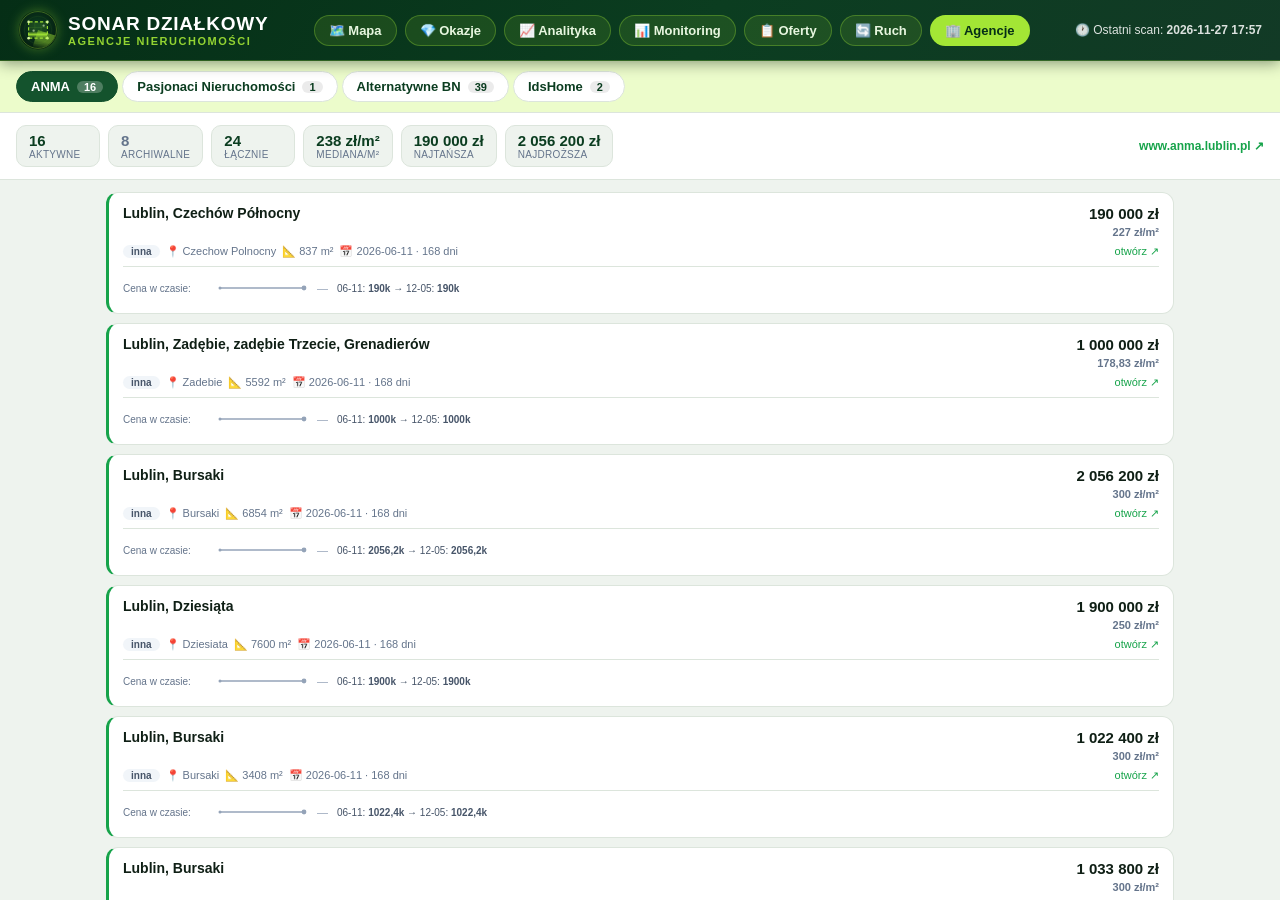
<file: docs/agencje.html>
<!DOCTYPE html>
<html lang="pl">
<head>
<meta charset="UTF-8">
<meta name="viewport" content="width=device-width, initial-scale=1.0">
<title>SONAR DZIAŁKOWY — Agencje</title>
<link rel="icon" type="image/svg+xml" href="favicon.svg?v=2">
<link rel="stylesheet" href="assets/style.css?v=4">
<style>
.ag-wrap{flex:1;overflow:auto;width:100%}
/* zakładki agencji */
.ag-tabs{display:flex;gap:4px;flex-wrap:wrap;padding:10px 16px;background:var(--lime-soft);border-bottom:1px solid var(--line)}
.ag-tab{cursor:pointer;border:1px solid var(--line);background:#fff;border-radius:999px;padding:7px 14px;font-size:13px;font-weight:700;color:var(--green-800);display:flex;align-items:center;gap:7px}
.ag-tab.active{background:var(--green-700);color:#fff;border-color:var(--green-700)}
.ag-tab .badge-cnt{background:rgba(0,0,0,.08);border-radius:999px;padding:0 7px;font-size:11px}
.ag-tab.active .badge-cnt{background:rgba(255,255,255,.25)}
/* statsbar */
.ag-stats{display:flex;gap:8px;flex-wrap:wrap;align-items:center;padding:12px 16px;border-bottom:1px solid var(--line);background:#fff}
.stat{display:flex;flex-direction:column;background:var(--bg);border:1px solid var(--line);border-radius:10px;padding:6px 12px;min-width:84px}
.stat .v{font-size:15px;font-weight:800;color:var(--green-800)}
.stat .v.dim{color:var(--muted)}
.stat .l{font-size:10px;color:var(--muted);text-transform:uppercase;letter-spacing:.03em}
.ag-link{margin-left:auto;font-size:12px;color:var(--green-600);text-decoration:none;font-weight:600}
.ag-link:hover{text-decoration:underline}
/* lista */
.ag-list{padding:12px 16px;max-width:1100px;margin:0 auto}
.of{background:#fff;border:1px solid var(--line);border-radius:12px;padding:12px 14px;margin-bottom:9px;border-left:3px solid var(--green-600)}
.of.inactive{opacity:.62;border-left-color:#cbd5e1}
.of-top{display:flex;justify-content:space-between;gap:10px;align-items:flex-start}
.of-t{font-size:14px;font-weight:700;color:var(--ink)}
.of-price{font-size:15px;font-weight:800;white-space:nowrap;text-align:right}
.of-meta{display:flex;gap:6px;flex-wrap:wrap;align-items:center;margin-top:6px}
.badge{font-size:10px;padding:1px 8px;border-radius:999px;font-weight:700;white-space:nowrap}
.b-type{background:#f1f5f9;color:#475569}
.b-dup{background:#ede9fe;color:#5b21b6}
.b-inact{background:#f1f5f9;color:#64748b;border:1px solid var(--line)}
.b-new{background:#dc2626;color:#fff}
.meta-txt{font-size:11px;color:var(--muted)}
.of-link{font-size:11px;color:var(--green-600);text-decoration:none;margin-left:auto}
.of-link:hover{text-decoration:underline}
.trend-up{color:#dc2626;font-weight:700}.trend-down{color:#16a34a;font-weight:700}.trend-flat{color:#94a3b8}
.hist-row{display:flex;align-items:center;gap:9px;margin-top:8px;padding-top:8px;border-top:1px solid var(--line)}
.hist-lbl{font-size:10px;color:var(--muted);width:84px;flex-shrink:0}
.hist-list{font-size:10px;color:#475569}
.divider{display:flex;align-items:center;gap:10px;margin:14px 0 8px}
.divider .line{flex:1;height:1px;background:var(--line)}
.divider span{font-size:11px;color:var(--muted);font-weight:600}
.empty{padding:40px;text-align:center;color:var(--muted)}
#ag-loading{padding:60px;text-align:center;color:var(--muted)}
@media(max-width:600px){.of-t{font-size:13px}}
</style>
</head>
<body>
<div id="app">
  <header class="header">
    <h1><span class="sonar-logo"></span><span>SONAR DZIAŁKOWY<span class="sub">agencje nieruchomości</span></span></h1>
    <nav class="header-nav">
      <a href="index.html">🗺️ Mapa</a>
      <a href="okazje.html">💎 Okazje</a>
      <a href="analytics.html">📈 Analityka</a>
      <a href="monitoring.html">📊 Monitoring</a>
      <a href="oferty.html">📋 Oferty</a>
      <a href="zmiany.html">🔄 Ruch</a>
      <a href="agencje.html" class="active">🏢 Agencje</a>
    </nav>
    <div class="header-meta">🕐 Ostatni scan: <strong id="last-scan">—</strong></div>
  </header>

  <div class="ag-wrap">
    <div id="ag-loading">⏳ Ładowanie danych agencji…</div>
    <div id="ag-main" style="display:none">
      <div class="ag-tabs" id="ag-tabs"></div>
      <div class="ag-stats" id="ag-stats"></div>
      <div class="ag-list" id="ag-list"></div>
    </div>
  </div>
</div>

<script src="assets/logo.js"></script>
<script>
const TODAY=new Date().toISOString().slice(0,10);
let DATA=null, CURRENT=null;

const PLN=n=>n==null?'—':n.toLocaleString('pl-PL')+' zł';
const PERM2=n=>n==null?'—':n.toLocaleString('pl-PL')+' zł/m²';
const AREA=n=>n==null?'—':n.toLocaleString('pl-PL')+' m²';
const dnum=d=>{const[y,m,da]=d.split('-').map(Number);return Date.UTC(y,m-1,da);};
function esc(s){return String(s==null?'':s).replace(/[&<>"]/g,m=>({'&':'&amp;','<':'&lt;','>':'&gt;','"':'&quot;'}[m]));}

function timeline(o){
  const start=(o.first_seen||'').slice(0,10);
  const ch=(o.price_changes||[]).filter(c=>c.changed_at&&c.new_price!=null);
  const initial=ch.length?ch[0].old_price:((o.price_history&&o.price_history.length)?o.price_history[0]:o.price);
  let tl=[]; if(start)tl.push({d:start,p:initial});
  ch.forEach(c=>tl.push({d:c.changed_at.slice(0,10),p:c.new_price}));
  if(!tl.length)tl=[{d:start||TODAY,p:o.price}];
  const endD=o.active?TODAY:((o.last_seen||'').slice(0,10)||TODAY);
  if(endD>tl.at(-1).d)tl.push({d:endD,p:o.price});
  return tl;
}
function spark(tl,w=92,h=26){
  if(tl.length<2)return `<svg width="${w}" height="${h}"><circle cx="${w/2}" cy="${h/2}" r="2.2" fill="#94a3b8"/></svg>`;
  const xs=tl.map(p=>dnum(p.d)),ys=tl.map(p=>p.p);
  const x0=Math.min(...xs),x1=Math.max(...xs),y0=Math.min(...ys),y1=Math.max(...ys);
  const sx=v=>x1===x0?w/2:4+(v-x0)/(x1-x0)*(w-8);
  const sy=v=>y1===y0?h/2:h-4-(v-y0)/(y1-y0)*(h-8);
  let d='';tl.forEach((p,i)=>{const X=sx(xs[i]),Y=sy(p.p);d+=(i===0?`M${X} ${Y}`:`H${X} V${Y}`);});
  const col=tl.at(-1).p<tl[0].p?'#16a34a':tl.at(-1).p>tl[0].p?'#dc2626':'#94a3b8';
  return `<svg width="${w}" height="${h}" viewBox="0 0 ${w} ${h}" style="flex-shrink:0"><path d="${d}" fill="none" stroke="${col}" stroke-width="1.6" stroke-linejoin="round"/>${tl.map((p,i)=>`<circle cx="${sx(xs[i])}" cy="${sy(p.p)}" r="${i===tl.length-1?2.4:1.5}" fill="${col}"/>`).join('')}</svg>`;
}
function alsoAtTxt(o){
  if(!o.also_at)return '';
  const labels={olx:'OLX',otodom:'Otodom',adresowo:'Adresowo'};
  const arr=Array.isArray(o.also_at)?o.also_at:[o.also_at];
  const srcs=[...new Set(arr.map(x=>(typeof x==='string'?x:x.source||'').split(':')[0]).filter(Boolean))]
    .map(s=>labels[s]||s);
  return srcs.length?`<span class="badge b-dup">też na: ${srcs.join(', ')}</span>`:
    (o.duplicate_of?'<span class="badge b-dup">duplikat portalu</span>':'');
}

function offerCard(o){
  const tl=timeline(o);
  const delta=tl.length>1?tl.at(-1).p-tl[0].p:0;
  const trend=delta<0?`<span class="trend-down">▼ ${PLN(Math.abs(delta))}</span>`:delta>0?`<span class="trend-up">▲ ${PLN(Math.abs(delta))}</span>`:'<span class="trend-flat">—</span>';
  const histList=tl.length>1?tl.map(p=>`${p.d.slice(5)}: <b>${(p.p/1000).toLocaleString('pl-PL')}k</b>`).join(' → '):'';
  return `<div class="of ${o.active?'':'inactive'}">
    <div class="of-top">
      <span class="of-t">${esc(o.title||'—')}</span>
      <span class="of-price">${PLN(o.price)}<br><span class="meta-txt">${PERM2(o.price_per_m2)}</span></span>
    </div>
    <div class="of-meta">
      <span class="badge b-type">${esc(o.plot_type||'inna')}</span>
      ${o.district?`<span class="meta-txt">📍 ${esc(o.district)}</span>`:''}
      <span class="meta-txt">📐 ${AREA(o.area_m2)}</span>
      ${alsoAtTxt(o)}
      ${o.active?'':'<span class="badge b-inact">nieaktywna</span>'}
      <span class="meta-txt">📅 ${(o.first_seen||'—').slice(0,10)}${!o.active&&o.last_seen?' → '+o.last_seen.slice(0,10):''} · ${o.days_active||0} dni</span>
      <a class="of-link" href="${esc(o.url)}" target="_blank" rel="noopener">otwórz ↗</a>
    </div>
    <div class="hist-row"><span class="hist-lbl">Cena w czasie:</span>${spark(tl)} <span style="font-size:11px">${trend}</span>
      ${histList?`<span class="hist-list">${histList}</span>`:'<span class="hist-list" style="color:#cbd5e1">brak zmian ceny</span>'}</div>
  </div>`;
}

function renderAgency(key){
  CURRENT=key;
  const a=DATA.agencies[key];
  // tabs
  document.getElementById('ag-tabs').innerHTML=DATA.agency_keys.map(k=>{
    const ag=DATA.agencies[k];
    return `<div class="ag-tab ${k===key?'active':''}" onclick="renderAgency('${k}')">${esc(ag.name)}<span class="badge-cnt">${ag.stats.active}</span></div>`;
  }).join('');
  // stats
  const s=a.stats;
  const stat=(v,l,dim)=>`<div class="stat"><span class="v ${dim?'dim':''}">${v}</span><span class="l">${l}</span></div>`;
  document.getElementById('ag-stats').innerHTML=
    stat(s.active,'aktywne')+stat(s.inactive,'archiwalne',true)+stat(s.total,'łącznie')
    +(s.median_per_m2!=null?stat(PERM2(s.median_per_m2),'mediana/m²'):'')
    +(s.min_price!=null?stat(PLN(s.min_price),'najtańsza'):'')
    +(s.max_price!=null?stat(PLN(s.max_price),'najdroższa'):'')
    +`<a class="ag-link" href="${esc(a.url)}" target="_blank" rel="noopener">${esc((a.url||'').replace('https://','').replace(/\/$/,''))} ↗</a>`;
  // list
  const active=a.offers.filter(o=>o.active), arch=a.offers.filter(o=>!o.active);
  let html='';
  if(!a.offers.length)html='<div class="empty">📭 Brak ofert tej agencji w bazie.</div>';
  else{
    html+=active.map(offerCard).join('');
    if(arch.length){
      html+=`<div class="divider"><div class="line"></div><span>archiwalne (${arch.length})</span><div class="line"></div></div>`;
      html+=arch.map(offerCard).join('');
    }
  }
  document.getElementById('ag-list').innerHTML=html;
  if(history.replaceState)history.replaceState(null,'','#'+key);
}

async function load(){
  try{
    const res=await fetch('agency_data.json?v='+Date.now());
    if(!res.ok)throw new Error('HTTP '+res.status);
    DATA=await res.json();
    document.getElementById('last-scan').textContent=(DATA.last_scan||DATA.generated_at||'—').slice(0,16).replace('T',' ');
    document.getElementById('ag-loading').style.display='none';
    document.getElementById('ag-main').style.display='block';
    const hash=location.hash.slice(1);
    const start=DATA.agencies[hash]?hash:DATA.agency_keys[0];
    renderAgency(start);
  }catch(e){
    document.getElementById('ag-loading').innerHTML='❌ Błąd ładowania agency_data.json: '+e.message
      +'<br><small>Plik powstaje przy skanie / uruchomieniu agency_generator.py</small>';
  }
}
load();
</script>
</body>
</html>
</file>
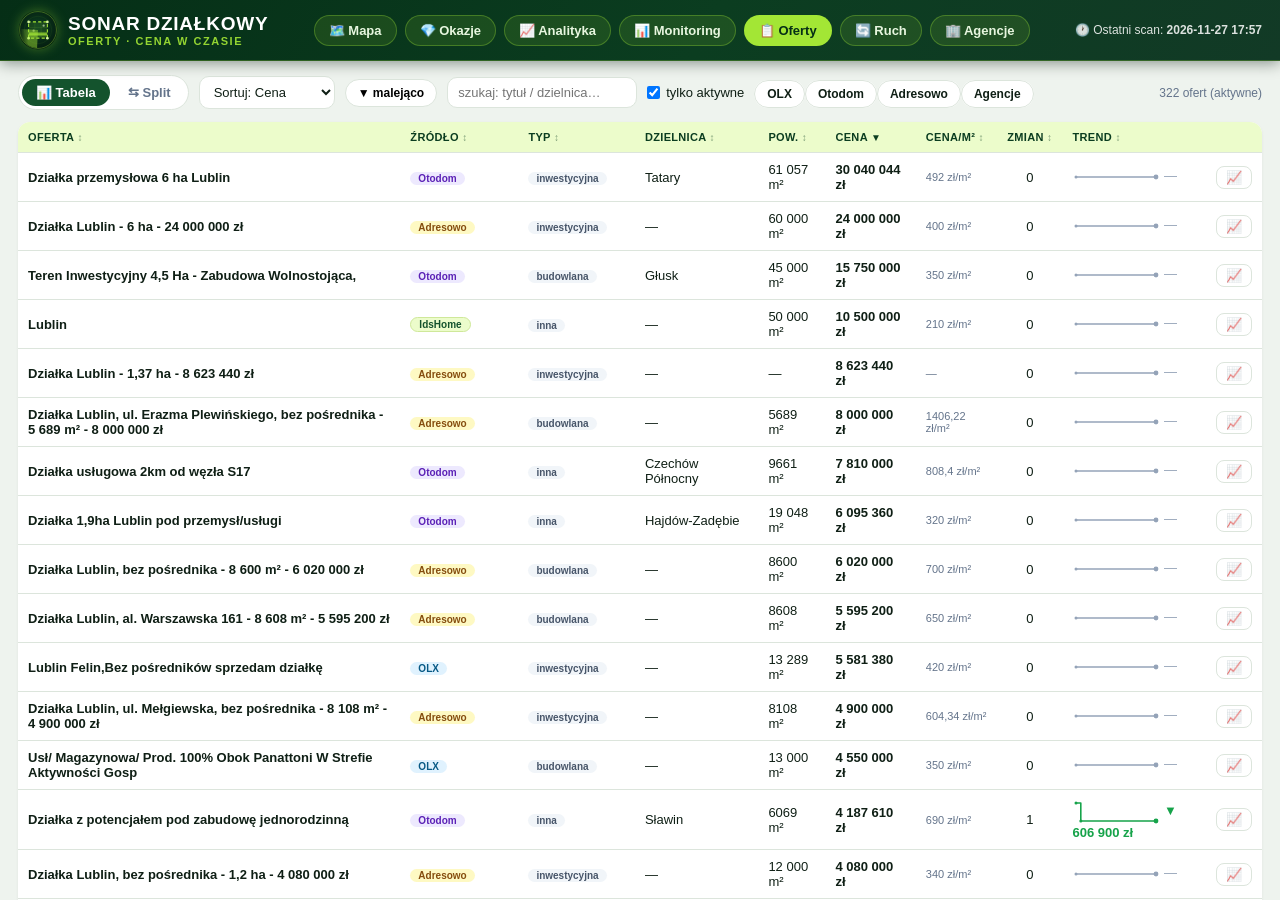
<file: docs/oferty.html>
<!DOCTYPE html>
<html lang="pl">
<head>
<meta charset="UTF-8">
<meta name="viewport" content="width=device-width, initial-scale=1.0">
<title>SONAR DZIAŁKOWY — Oferty (cena w czasie)</title>
<link rel="icon" type="image/svg+xml" href="favicon.svg?v=2">
<link rel="stylesheet" href="assets/style.css?v=4">
<style>
.of-wrap{padding:14px 18px;max-width:1320px;margin:0 auto;width:100%;overflow:auto;flex:1}
/* toolbar */
.of-toolbar{display:flex;gap:10px;flex-wrap:wrap;align-items:center;margin-bottom:12px}
.of-views{display:flex;gap:4px;background:#fff;border:1px solid var(--line);border-radius:999px;padding:3px}
.of-views button{cursor:pointer;border:none;background:none;border-radius:999px;padding:6px 14px;font:inherit;font-size:13px;font-weight:700;color:var(--muted)}
.of-views button.active{background:var(--green-700);color:#fff}
.of-toolbar select,.of-toolbar input[type=search]{font:inherit;font-size:13px;padding:7px 10px;border:1px solid var(--line);border-radius:10px;background:#fff;color:var(--ink)}
.of-chip{cursor:pointer;border:1px solid var(--line);background:#fff;border-radius:999px;padding:6px 12px;font-size:12px;font-weight:600;user-select:none}
.of-chip.on{background:var(--green-700);color:#fff;border-color:var(--green-700)}
.of-toolbar label.tg{display:inline-flex;align-items:center;gap:6px;font-size:13px;cursor:pointer}
.of-count{margin-left:auto;font-size:12px;color:var(--muted)}
/* badges */
.badge{font-size:10px;padding:1px 8px;border-radius:999px;font-weight:700;white-space:nowrap;display:inline-block}
.b-olx{background:#e0f2fe;color:#075985}.b-otodom{background:#ede9fe;color:#5b21b6}
.b-adresowo{background:#fef9c3;color:#854d0e}.b-agency{background:var(--lime-soft);color:var(--green-700);border:1px solid #cfe89a}
.b-type{background:#f1f5f9;color:#475569}
.trend-up{color:#dc2626;font-weight:700}.trend-down{color:#16a34a;font-weight:700}.trend-flat{color:#94a3b8}
.price{font-weight:800}.pricem{font-size:11px;color:var(--muted)}
.muted{color:var(--muted)}
/* table (V7) */
table.of-tbl{width:100%;border-collapse:collapse;font-size:13px;background:#fff;border-radius:12px;overflow:hidden;box-shadow:0 1px 3px rgba(2,22,10,.06)}
table.of-tbl th{background:var(--lime-soft);color:var(--green-800);text-align:left;padding:9px 10px;font-size:11px;text-transform:uppercase;letter-spacing:.03em;cursor:pointer;white-space:nowrap;position:sticky;top:0;z-index:2}
table.of-tbl th .ar{opacity:.5;font-size:10px}
table.of-tbl th.sorted .ar{opacity:1}
table.of-tbl td{padding:9px 10px;border-top:1px solid var(--line);vertical-align:middle}
table.of-tbl tr:hover td{background:#f6faf3}
.of-link{color:var(--green-600);text-decoration:none;font-size:11px}.of-link:hover{text-decoration:underline}
button.mini{cursor:pointer;border:1px solid var(--line);background:#fff;border-radius:8px;padding:3px 9px;font-size:13px}
button.mini:hover{border-color:var(--green-600)}
.spark{flex-shrink:0;vertical-align:middle}
/* split (V3) */
.of-split{display:grid;grid-template-columns:minmax(300px,1fr) 1.4fr;gap:14px}
.list-pane{max-height:72vh;overflow:auto;border:1px solid var(--line);border-radius:12px;background:#fff}
.li{padding:10px 12px;border-bottom:1px solid var(--line);cursor:pointer;display:flex;gap:9px;align-items:center}
.li:hover{background:#f6faf3}.li.sel{background:var(--lime-soft)}
.li .chk{accent-color:var(--green-600);width:16px;height:16px;flex-shrink:0}
.li .li-main{flex:1;min-width:0}
.li .li-t{font-size:13px;font-weight:700;white-space:nowrap;overflow:hidden;text-overflow:ellipsis}
.chart-box{background:#fff;border:1px solid var(--line);border-radius:14px;padding:14px;position:sticky;top:0}
.legend{display:flex;gap:12px;flex-wrap:wrap;font-size:11px;margin-top:8px}
.legend span{display:inline-flex;align-items:center;gap:5px}.legend i{width:11px;height:3px;border-radius:2px;display:inline-block}
.kv{display:flex;gap:14px;flex-wrap:wrap;font-size:12px;color:var(--muted);margin:8px 0}.kv b{color:var(--ink)}
.vtitle{font-size:15px;margin-bottom:4px;color:var(--green-800)}
/* modal */
.modal-bg{position:fixed;inset:0;background:rgba(5,46,22,.45);display:none;align-items:center;justify-content:center;z-index:60;padding:16px}
.modal-bg.show{display:flex}
.modal{background:#fff;border-radius:16px;max-width:660px;width:100%;padding:18px;box-shadow:0 20px 60px rgba(2,22,10,.4)}
.modal .x{float:right;cursor:pointer;font-size:22px;color:var(--muted);border:none;background:none;line-height:1}
#of-loading{padding:60px;text-align:center;color:var(--muted)}
.empty{padding:40px;text-align:center;color:var(--muted)}
@media(max-width:780px){.of-split{grid-template-columns:1fr}.chart-box{position:static}}
</style>
</head>
<body>
<div id="app">
  <header class="header">
    <h1><span class="sonar-logo"></span><span>SONAR DZIAŁKOWY<span class="sub">oferty · cena w czasie</span></span></h1>
    <nav class="header-nav">
      <a href="index.html">🗺️ Mapa</a>
      <a href="okazje.html">💎 Okazje</a>
      <a href="analytics.html">📈 Analityka</a>
      <a href="monitoring.html">📊 Monitoring</a>
      <a href="oferty.html" class="active">📋 Oferty</a>
      <a href="zmiany.html">🔄 Ruch</a>
      <a href="agencje.html">🏢 Agencje</a>
    </nav>
    <div class="header-meta">🕐 Ostatni scan: <strong id="last-scan">—</strong></div>
  </header>

  <div class="of-wrap">
    <div class="of-toolbar">
      <div class="of-views">
        <button id="btn-table" class="active" onclick="setView('table')">📊 Tabela</button>
        <button id="btn-split" onclick="setView('split')">⇆ Split</button>
      </div>
      <select id="sort-key" onchange="onSortChange()"></select>
      <button class="of-chip" id="sort-dir" onclick="toggleDir()">▼ malejąco</button>
      <input type="search" id="search" placeholder="szukaj: tytuł / dzielnica…" oninput="applyAndRender()">
      <label class="tg"><input type="checkbox" id="active-only" checked onchange="applyAndRender()"> tylko aktywne</label>
      <span id="src-chips"></span>
      <span class="of-count" id="of-count"></span>
    </div>

    <div id="of-loading">⏳ Ładowanie ofert…</div>
    <div id="view-table" style="display:none"></div>
    <div id="view-split" style="display:none"></div>
  </div>
</div>

<div class="modal-bg" id="modal"><div class="modal"><button class="x" onclick="closeModal()">×</button><div id="modal-body"></div></div></div>

<script src="assets/logo.js"></script>
<script>
const TODAY=new Date().toISOString().slice(0,10);
let OFFERS=[], VIEW='table', SORT={key:'price',dir:-1};
let SRCFILTER=new Set(), SPLITSEL=new Set();

/* ---------- helpers ---------- */
const PLN=n=>n==null?'—':n.toLocaleString('pl-PL')+' zł';
const PERM2=n=>n==null?'—':n.toLocaleString('pl-PL')+' zł/m²';
const AREA=n=>n==null?'—':n.toLocaleString('pl-PL')+' m²';
function YK(n){if(n==null)return '';const a=Math.abs(n);
  if(a>=1e6)return (n/1e6).toFixed(a>=1e7?0:1).replace('.',',')+'M';
  if(a>=1e3)return Math.round(n/1e3)+'k';return String(n);}
const dnum=d=>{const[y,m,da]=d.split('-').map(Number);return Date.UTC(y,m-1,da);};
const SRC={olx:['OLX','b-olx'],otodom:['Otodom','b-otodom'],adresowo:['Adresowo','b-adresowo']};
function srcInfo(o){if(o.is_agency)return [o.agency_name||'Agencja','b-agency'];return SRC[o.source]||[o.source||'?','b-type'];}
function srcBadge(o){const[l,c]=srcInfo(o);return `<span class="badge ${c}">${esc(l)}</span>`;}
function typeBadge(o){return `<span class="badge b-type">${esc(o.plot_type||'inna')}</span>`;}
function esc(s){return String(s==null?'':s).replace(/[&<>"]/g,m=>({'&':'&amp;','<':'&lt;','>':'&gt;','"':'&quot;'}[m]));}
function trendTxt(o){if(o._delta===0||o._tl.length<2)return '<span class="trend-flat">—</span>';
  const up=o._delta>0;return `<span class="trend-${up?'up':'down'}">${up?'▲':'▼'} ${PLN(Math.abs(o._delta))}</span>`;}
const palette=['#16a34a','#0ea5e9','#dc2626','#9333ea','#ca8a04','#0d9488','#db2777','#2563eb','#65a30d','#e11d48','#7c3aed','#ea580c'];

/* timeline (krokowy) z price_changes + first_seen */
function buildTimeline(o){
  const start=(o.first_seen||'').slice(0,10);
  const changes=(o.price_changes||[]).filter(c=>c.changed_at&&c.new_price!=null);
  const initial=changes.length?changes[0].old_price:((o.price_history&&o.price_history.length)?o.price_history[0]:o.price);
  let tl=[];
  if(start)tl.push({d:start,p:initial});
  changes.forEach(c=>tl.push({d:c.changed_at.slice(0,10),p:c.new_price}));
  if(!tl.length)tl=[{d:start||TODAY,p:o.price}];
  // przeciągnij do "dziś" (aktywne) lub last_seen (nieaktywne)
  const endD=o.active?TODAY:((o.last_seen||'').slice(0,10)||TODAY);
  if(endD>tl.at(-1).d)tl.push({d:endD,p:o.price});
  return tl;
}

/* mini sparkline */
function spark(o,w=88,h=26){
  const pts=o._tl;if(pts.length<2)return `<svg class="spark" width="${w}" height="${h}"><circle cx="${w/2}" cy="${h/2}" r="2.2" fill="#94a3b8"/></svg>`;
  const xs=pts.map(p=>dnum(p.d)),ys=pts.map(p=>p.p);
  const x0=Math.min(...xs),x1=Math.max(...xs),y0=Math.min(...ys),y1=Math.max(...ys);
  const sx=v=>x1===x0?w/2:4+(v-x0)/(x1-x0)*(w-8);
  const sy=v=>y1===y0?h/2:h-4-(v-y0)/(y1-y0)*(h-8);
  let d='';pts.forEach((p,i)=>{const X=sx(xs[i]),Y=sy(p.p);d+=(i===0?`M${X} ${Y}`:`H${X} V${Y}`);});
  const col=o._delta<0?'#16a34a':o._delta>0?'#dc2626':'#94a3b8';
  return `<svg class="spark" width="${w}" height="${h}" viewBox="0 0 ${w} ${h}"><path d="${d}" fill="none" stroke="${col}" stroke-width="1.6" stroke-linejoin="round"/>${pts.map((p,i)=>`<circle cx="${sx(xs[i])}" cy="${sy(p.p)}" r="${i===pts.length-1?2.4:1.5}" fill="${col}"/>`).join('')}</svg>`;
}

/* duży wykres ceny w czasie (wiele serii) */
function bigChart(list,opts={}){
  const W=opts.w||580,H=opts.h||320,L=64,R=16,T=14,B=34;
  const series=list.map((o,i)=>({o,color:palette[i%palette.length],pts:o._tl}));
  const allX=series.flatMap(s=>s.pts.map(p=>dnum(p.d)));
  const allY=series.flatMap(s=>s.pts.map(p=>p.p));
  if(!allX.length)return '<p class="muted">Brak danych.</p>';
  let x0=Math.min(...allX),x1=Math.max(...allX),y0=Math.min(...allY),y1=Math.max(...allY);
  if(x0===x1){x0-=864e5*7;x1+=864e5*7;}
  const ypad=(y1-y0)*.12||(y1*.1||1);y0=Math.max(0,y0-ypad);y1+=ypad;if(y1===y0)y1=y0+1;
  const sx=v=>L+(v-x0)/(x1-x0)*(W-L-R);
  const sy=v=>T+(1-(v-y0)/(y1-y0))*(H-T-B);
  let grid='';for(let i=0;i<=4;i++){const val=y0+(y1-y0)*i/4,Y=sy(val);
    grid+=`<line x1="${L}" y1="${Y}" x2="${W-R}" y2="${Y}" stroke="#e7efe7"/><text x="${L-6}" y="${Y+3}" text-anchor="end" font-size="9" fill="#94a3b8">${YK(val)}</text>`;}
  let xax='';[0,.5,1].forEach(f=>{const t=x0+(x1-x0)*f,X=sx(t),dt=new Date(t);
    const lbl=String(dt.getUTCDate()).padStart(2,'0')+'.'+String(dt.getUTCMonth()+1).padStart(2,'0');
    xax+=`<text x="${X}" y="${H-12}" text-anchor="middle" font-size="9" fill="#94a3b8">${lbl}</text>`;});
  let paths='';series.forEach(s=>{let d='';s.pts.forEach((p,i)=>{const X=sx(dnum(p.d)),Y=sy(p.p);d+=(i===0?`M${X} ${Y}`:`H${X} V${Y}`);});
    paths+=`<path d="${d}" fill="none" stroke="${s.color}" stroke-width="2.2" stroke-linejoin="round"/>`;
    paths+=s.pts.map(p=>`<circle cx="${sx(dnum(p.d))}" cy="${sy(p.p)}" r="3" fill="#fff" stroke="${s.color}" stroke-width="1.8"><title>${p.d}: ${PLN(p.p)}</title></circle>`).join('');});
  const leg=list.length>1?`<div class="legend">${series.map(s=>`<span><i style="background:${s.color}"></i>${esc(s.o.district||s.o.title||'').slice(0,22)} · ${AREA(s.o.area_m2)}</span>`).join('')}</div>`:'';
  return `<svg width="100%" viewBox="0 0 ${W} ${H}" preserveAspectRatio="xMidYMid meet" style="max-height:${H}px">${grid}${xax}${paths}</svg>${leg}`;
}

function offerMeta(o){return `<div class="kv">${srcBadge(o)} ${typeBadge(o)}
  <span>📐 <b>${AREA(o.area_m2)}</b></span><span>💰 <b>${PLN(o.price)}</b></span>
  <span>📊 <b>${PERM2(o.price_per_m2)}</b></span><span>🔁 zmian: <b>${o._changes}</b></span>
  <span>📅 od ${(o.first_seen||'—').slice(0,10)}</span><span>${o.active?'🟢 aktywna':'⚪ nieaktywna'}</span>
  <a class="of-link" href="${esc(o.url)}" target="_blank" rel="noopener">otwórz ofertę ↗</a></div>`;}

/* ---------- columns / sort ---------- */
const COLS=[
 {k:'title',l:'Oferta',t:'str',v:o=>o.title||''},
 {k:'source',l:'Źródło',t:'str',v:o=>srcInfo(o)[0]},
 {k:'plot_type',l:'Typ',t:'str',v:o=>o.plot_type||''},
 {k:'district',l:'Dzielnica',t:'str',v:o=>o.district||''},
 {k:'area_m2',l:'Pow.',t:'num',v:o=>o.area_m2},
 {k:'price',l:'Cena',t:'num',v:o=>o.price},
 {k:'price_per_m2',l:'Cena/m²',t:'num',v:o=>o.price_per_m2},
 {k:'_changes',l:'Zmian',t:'num',v:o=>o._changes},
 {k:'_delta',l:'Trend',t:'num',v:o=>o._delta},
];
const COL=k=>COLS.find(c=>c.k===k);
function cmp(a,b,key,dir){const c=COL(key);let va=c.v(a),vb=c.v(b);
  if(c.t==='num'){va=va==null?-Infinity:va;vb=vb==null?-Infinity:vb;return (va-vb)*dir;}
  va=(va||'').toString().toLowerCase();vb=(vb||'').toString().toLowerCase();
  return va<vb?-dir:va>vb?dir:0;}

function filtered(){
  const q=document.getElementById('search').value.trim().toLowerCase();
  const activeOnly=document.getElementById('active-only').checked;
  return OFFERS.filter(o=>{
    if(activeOnly&&!o.active)return false;
    if(SRCFILTER.size){const key=o.is_agency?'agency':o.source;if(!SRCFILTER.has(key))return false;}
    if(q){const hay=((o.title||'')+' '+(o.district||'')+' '+(o.agency_name||'')).toLowerCase();if(!hay.includes(q))return false;}
    return true;
  }).sort((a,b)=>cmp(a,b,SORT.key,SORT.dir));
}

/* ---------- render: TABLE (V7) ---------- */
function renderTable(rows){
  const head=COLS.map(c=>`<th class="${SORT.key===c.k?'sorted':''}" onclick="sortBy('${c.k}')">${c.l} <span class="ar">${SORT.key===c.k?(SORT.dir<0?'▼':'▲'):'↕'}</span></th>`).join('')+'<th></th>';
  const body=rows.map(o=>`<tr>
    <td><b>${esc(o.title||'—')}</b>${o.active?'':' <span class="badge b-type">nieakt.</span>'}</td>
    <td>${srcBadge(o)}</td><td>${typeBadge(o)}</td><td>${esc(o.district||'—')}</td>
    <td>${AREA(o.area_m2)}</td><td class="price">${PLN(o.price)}</td><td class="pricem">${PERM2(o.price_per_m2)}</td>
    <td style="text-align:center">${o._changes||0}</td>
    <td>${spark(o)} ${trendTxt(o)}</td>
    <td><button class="mini" title="Wykres ceny" onclick="showChart('${esc(o.id)}')">📈</button></td>
  </tr>`).join('');
  document.getElementById('view-table').innerHTML=rows.length
    ? `<table class="of-tbl"><thead><tr>${head}</tr></thead><tbody>${body}</tbody></table>`
    : '<div class="empty">📭 Brak ofert dla wybranych filtrów.</div>';
}

/* ---------- render: SPLIT (V3) ---------- */
function renderSplit(rows){
  if(SPLITSEL.size===0&&rows.length)SPLITSEL.add(rows[0].id);
  const chosen=rows.filter(o=>SPLITSEL.has(o.id));
  const list=rows.length?rows.map(o=>`<label class="li ${SPLITSEL.has(o.id)?'sel':''}">
    <input type="checkbox" class="chk" ${SPLITSEL.has(o.id)?'checked':''} onchange="toggleSplit('${esc(o.id)}')">
    <span class="li-main"><span class="li-t">${esc(o.title||'—')}</span>
    <span class="pricem">${srcBadge(o)} ${PLN(o.price)} · ${AREA(o.area_m2)} · ${PERM2(o.price_per_m2)}</span></span>
    ${spark(o)}</label>`).join(''):'<div class="empty">📭 Brak ofert.</div>';
  const chart=chosen.length
    ? `<h2 class="vtitle">📈 Cena w czasie (${chosen.length})</h2>${chosen.length===1?offerMeta(chosen[0]):''}${bigChart(chosen,{w:580,h:340})}`
    : '<p class="muted">Zaznacz oferty z listy, by nałożyć ich ceny.</p>';
  document.getElementById('view-split').innerHTML=
    `<div class="of-split"><div class="list-pane">${list}</div><div class="chart-box">${chart}</div></div>`;
}

/* ---------- orchestration ---------- */
function applyAndRender(){
  const rows=filtered();
  document.getElementById('of-count').textContent=`${rows.length} ofert`+(document.getElementById('active-only').checked?' (aktywne)':'');
  if(VIEW==='table')renderTable(rows);else renderSplit(rows);
}
function setView(v){VIEW=v;
  document.getElementById('btn-table').classList.toggle('active',v==='table');
  document.getElementById('btn-split').classList.toggle('active',v==='split');
  document.getElementById('view-table').style.display=v==='table'?'block':'none';
  document.getElementById('view-split').style.display=v==='split'?'block':'none';
  applyAndRender();}
function sortBy(k){if(SORT.key===k)SORT.dir*=-1;else{SORT.key=k;SORT.dir=(COL(k).t==='num')?-1:1;}syncSortUI();applyAndRender();}
function onSortChange(){SORT.key=document.getElementById('sort-key').value;SORT.dir=(COL(SORT.key).t==='num')?-1:1;syncSortUI();applyAndRender();}
function toggleDir(){SORT.dir*=-1;syncSortUI();applyAndRender();}
function syncSortUI(){document.getElementById('sort-key').value=SORT.key;
  document.getElementById('sort-dir').textContent=(SORT.dir<0?'▼ malejąco':'▲ rosnąco');}
function toggleSplit(id){SPLITSEL.has(id)?SPLITSEL.delete(id):SPLITSEL.add(id);renderSplit(filtered());}
function toggleSrc(k,el){SRCFILTER.has(k)?SRCFILTER.delete(k):SRCFILTER.add(k);el.classList.toggle('on');applyAndRender();}
function showChart(id){const o=OFFERS.find(x=>x.id===id);if(!o)return;
  document.getElementById('modal-body').innerHTML=`<h2 class="vtitle">📈 ${esc(o.title||'')}</h2>${offerMeta(o)}${bigChart([o],{w:600,h:320})}`;
  document.getElementById('modal').classList.add('show');}
function closeModal(){document.getElementById('modal').classList.remove('show');}
/* FIX 2026-08-28: wejście z linku #offer=<id> (znacznik 💲↓ na okazje.html)
   otwiera od razu wykres ceny w czasie dla tej oferty. */
function focusFromHash(){
  const m=location.hash.match(/offer=([^&]+)/);if(!m)return;
  const id=decodeURIComponent(m[1]);
  if(OFFERS.some(o=>o.id===id))showChart(id);}
window.addEventListener('hashchange',focusFromHash);
document.getElementById('modal').addEventListener('click',e=>{if(e.target.id==='modal')closeModal();});
document.addEventListener('keydown',e=>{if(e.key==='Escape')closeModal();});

/* ---------- init ---------- */
function buildToolbar(){
  document.getElementById('sort-key').innerHTML=COLS.map(c=>`<option value="${c.k}">Sortuj: ${c.l}</option>`).join('');
  const chips=[['olx','OLX'],['otodom','Otodom'],['adresowo','Adresowo'],['agency','Agencje']];
  document.getElementById('src-chips').innerHTML=chips.map(([k,l])=>`<span class="of-chip" onclick="toggleSrc('${k}',this)">${l}</span>`).join('');
  syncSortUI();
}
async function load(){
  buildToolbar();
  try{
    const res=await fetch('data.json?v='+Date.now());
    if(!res.ok)throw new Error('HTTP '+res.status);
    const data=await res.json();
    document.getElementById('last-scan').textContent=(data.last_scan||data.generated_at||'—').slice(0,16).replace('T',' ');
    OFFERS=(data.offers||[]).map(o=>{o._tl=buildTimeline(o);o._changes=(o.price_changes||[]).length;
      o._delta=o._tl.length>1?(o._tl.at(-1).p-o._tl[0].p):0;return o;});
    document.getElementById('of-loading').style.display='none';
    setView('table');
    focusFromHash();
  }catch(e){
    document.getElementById('of-loading').innerHTML='❌ Błąd ładowania data.json: '+e.message;
  }
}
load();
</script>
</body>
</html>
</file>
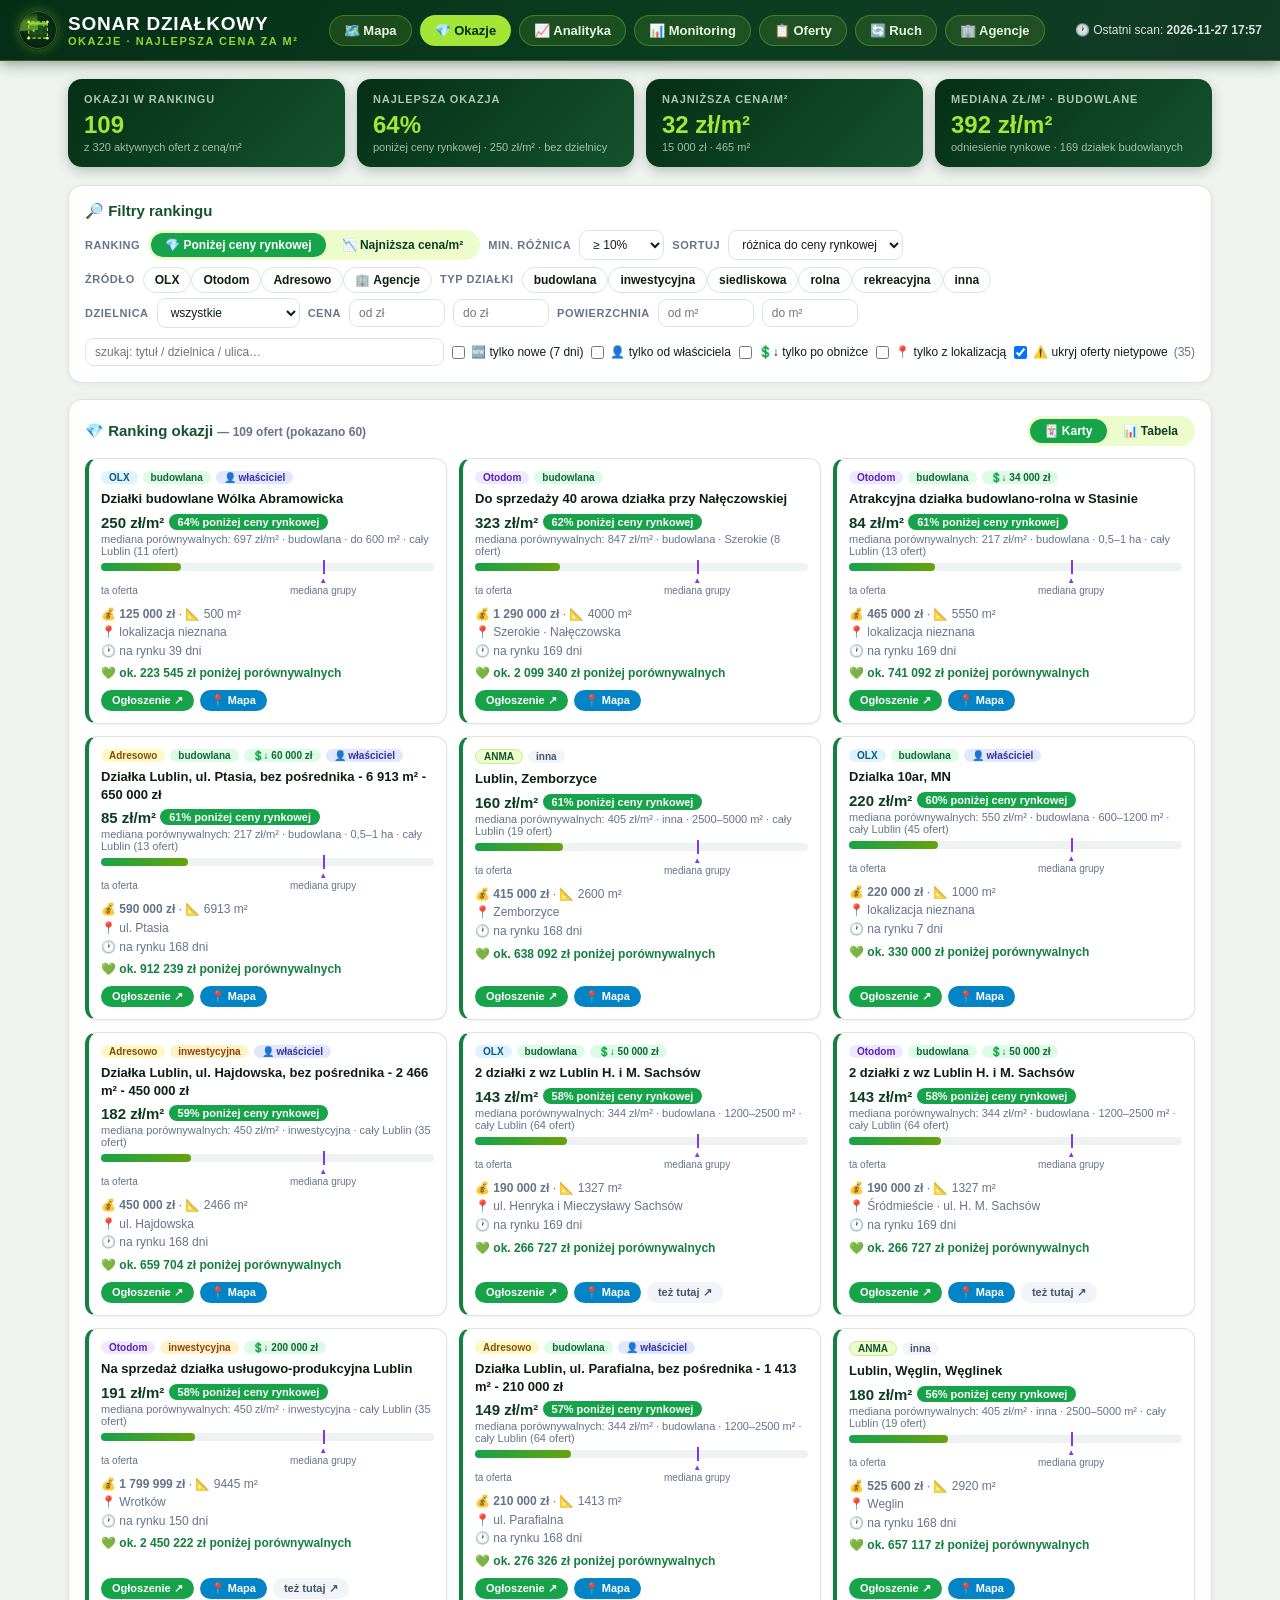
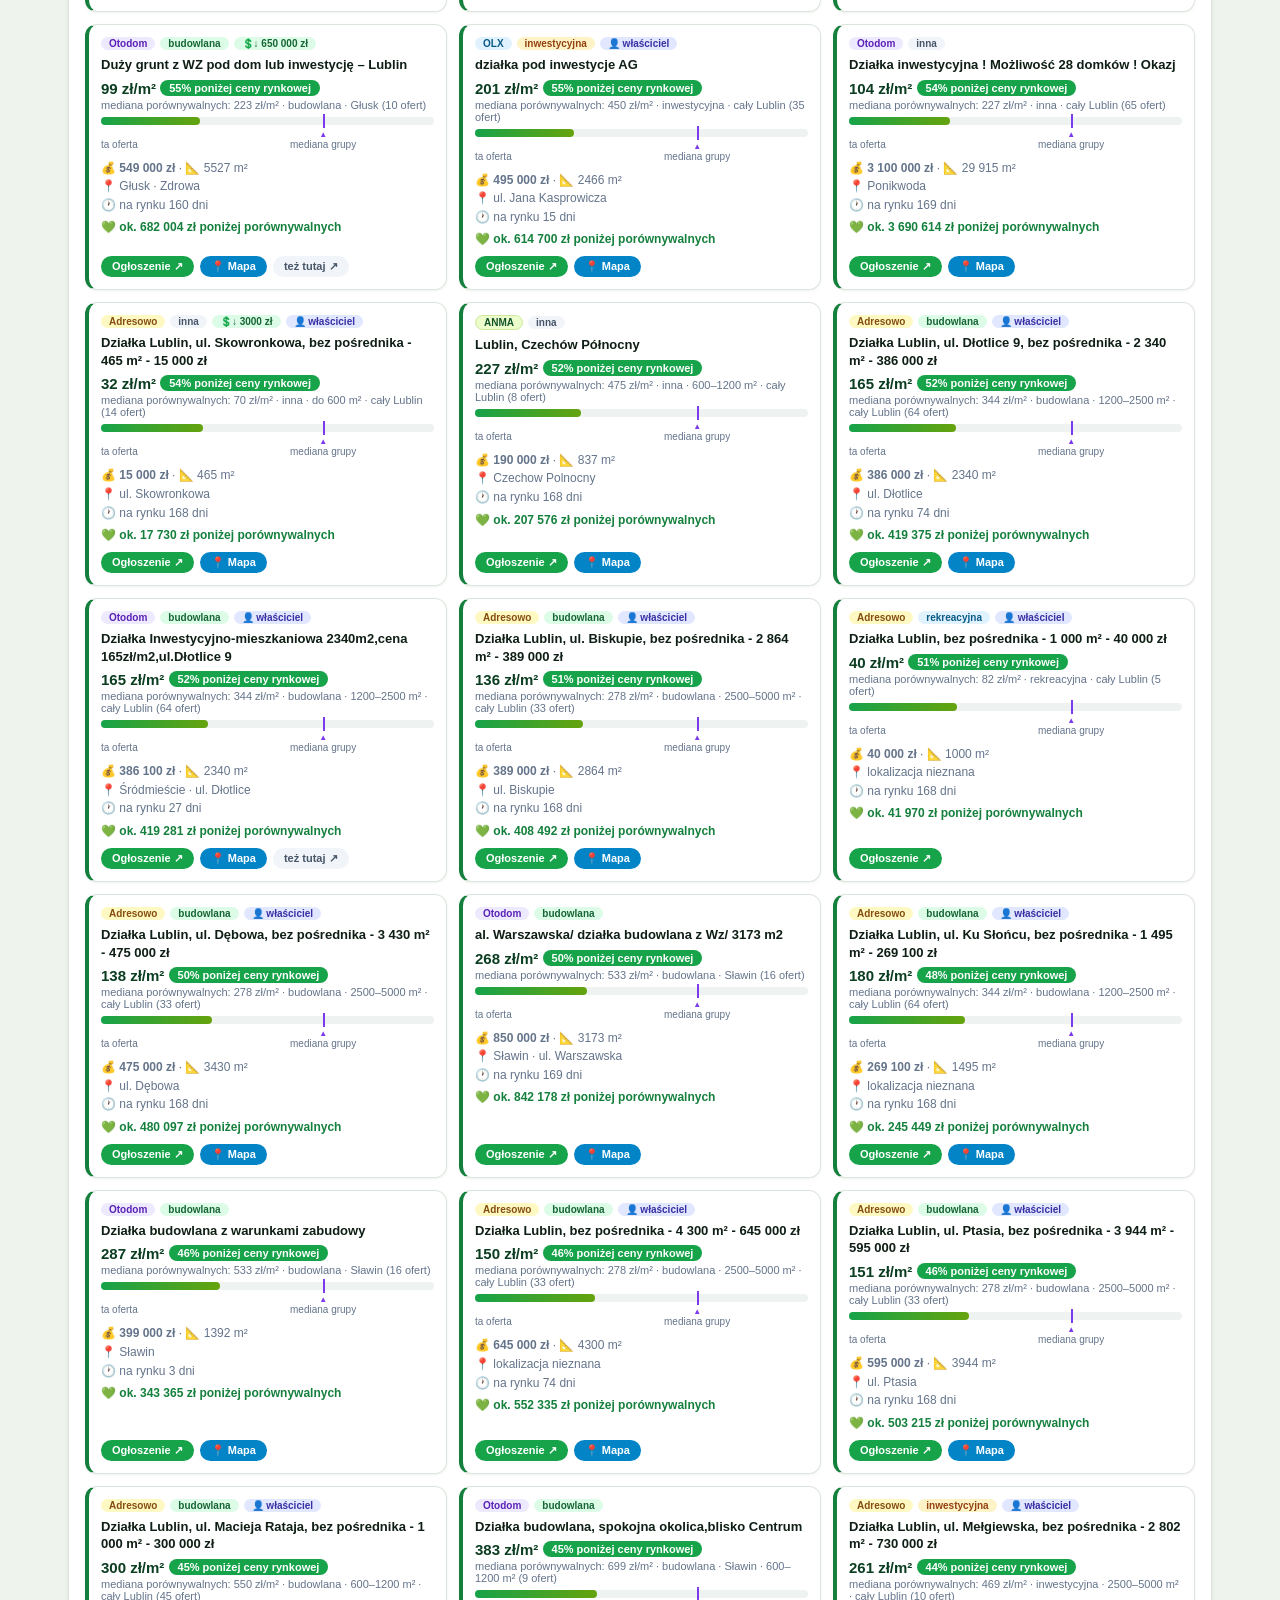
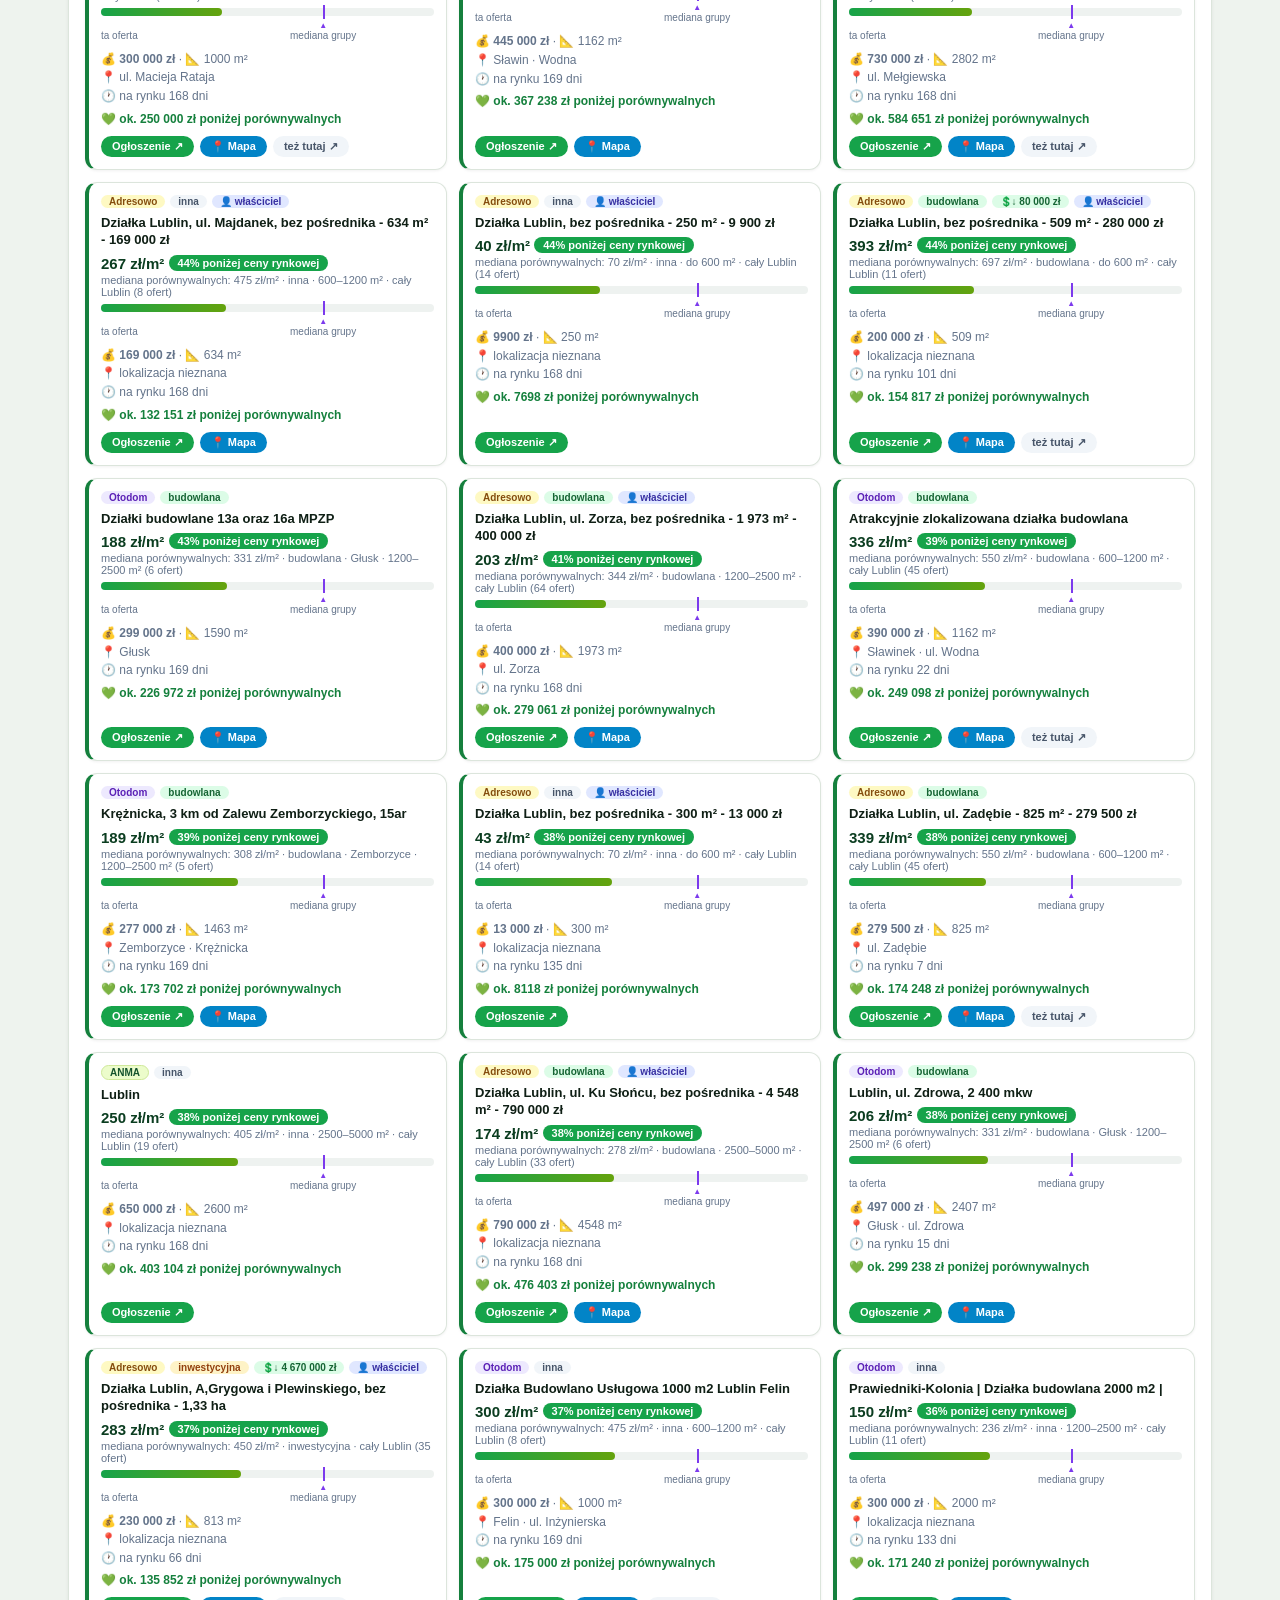
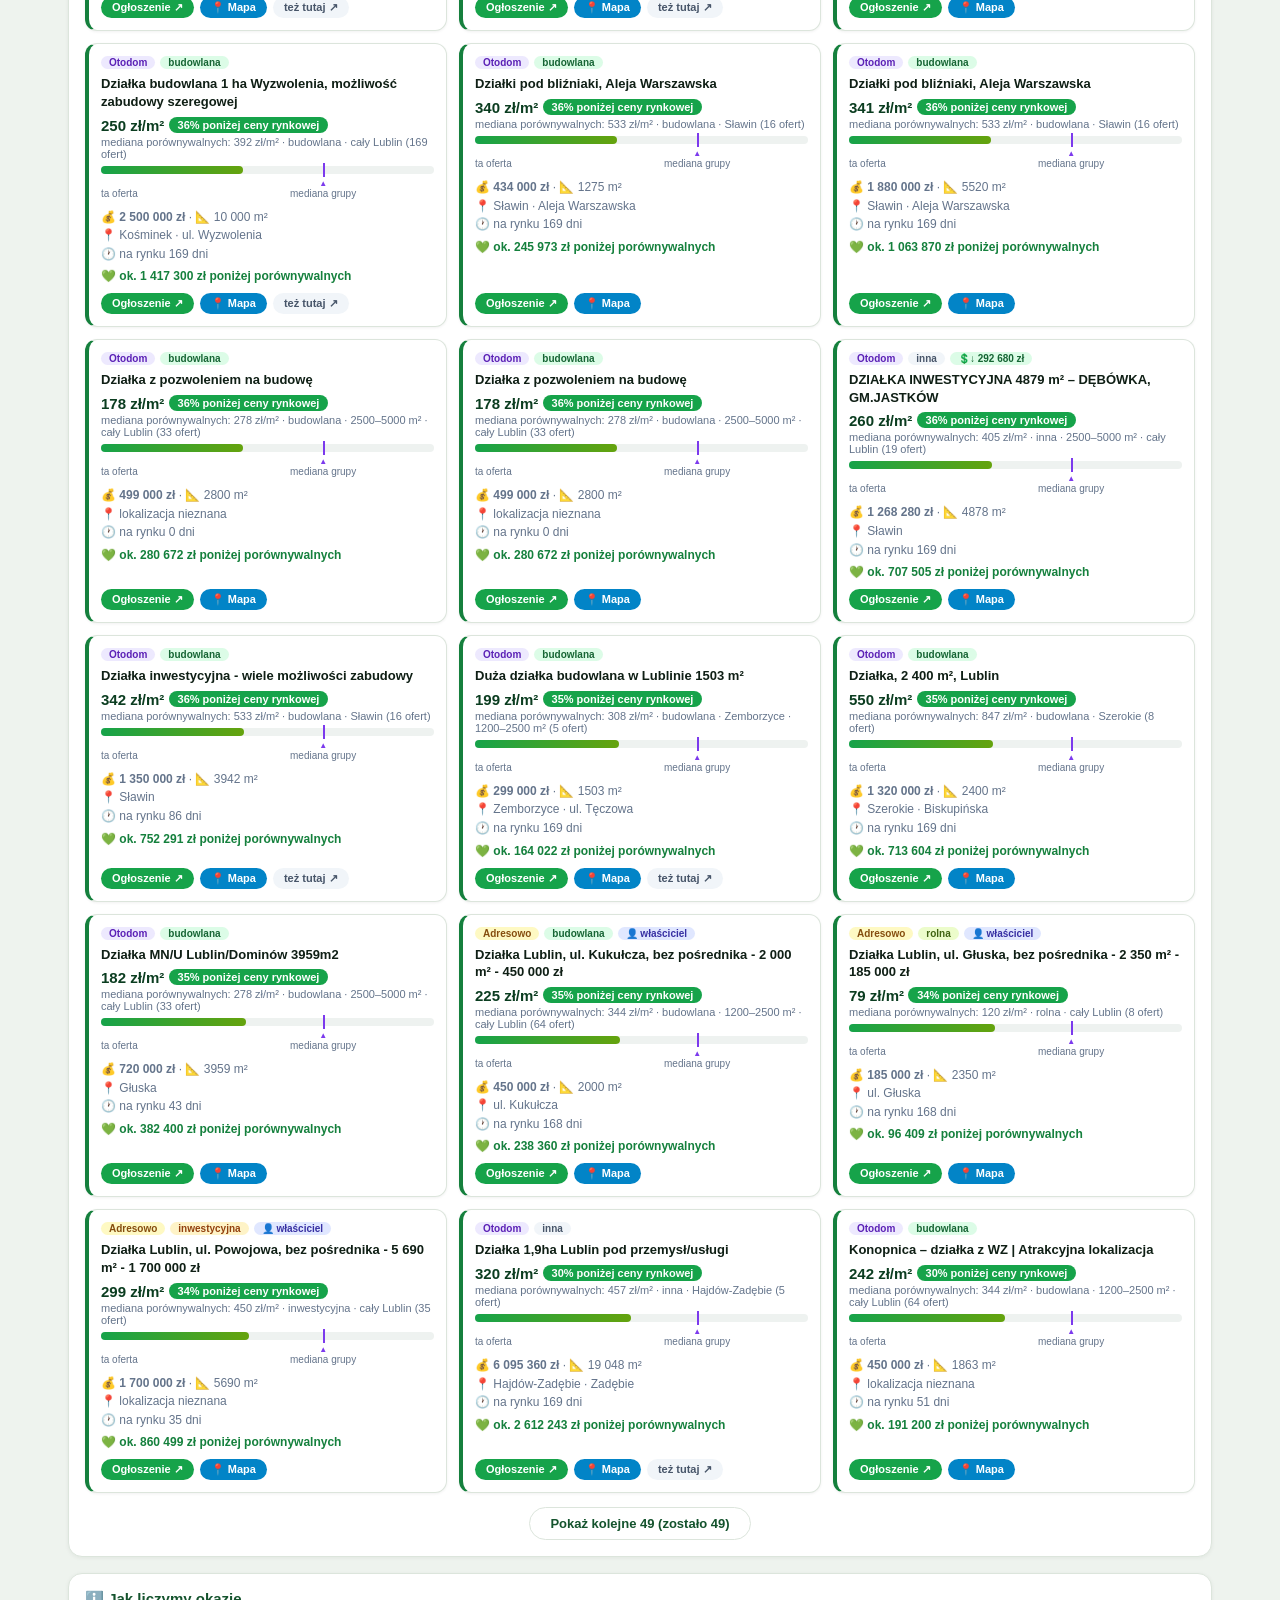
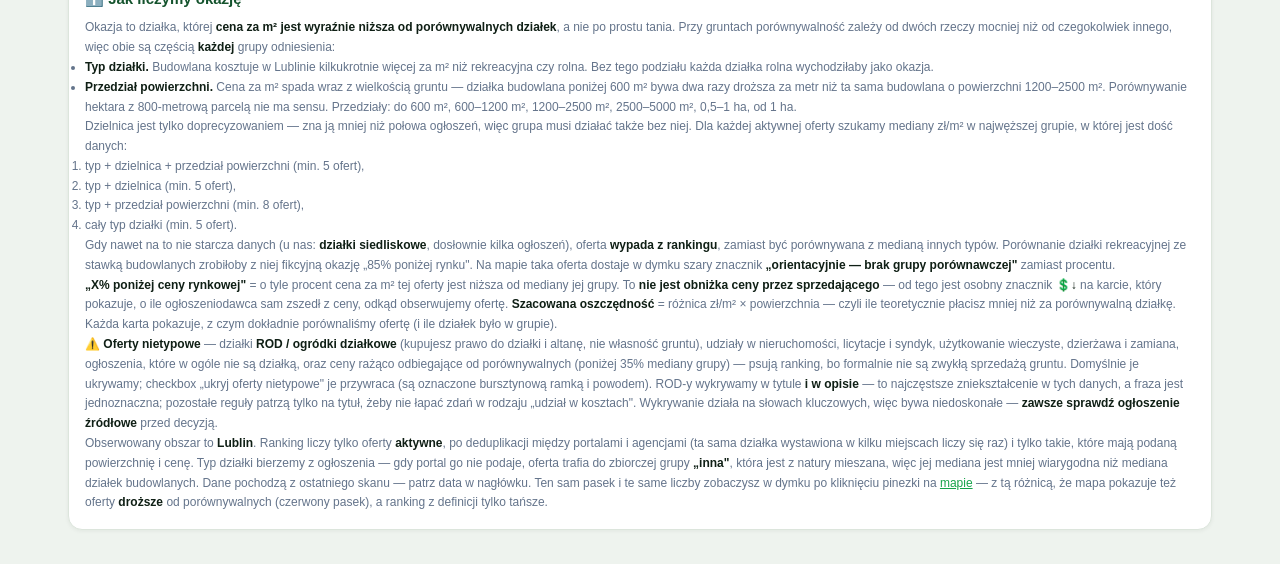
<file: docs/okazje.html>
<!DOCTYPE html>
<html lang="pl">
<head>
<meta charset="UTF-8">
<meta name="viewport" content="width=device-width, initial-scale=1.0">
<title>SONAR DZIAŁKOWY — Okazje (najlepsza cena za m²)</title>
<link rel="icon" type="image/svg+xml" href="favicon.svg?v=2">
<link rel="stylesheet" href="assets/style.css?v=4">
<style>
/* FIX 2026-08-28: nowa zakładka „Okazje" — ranking działek o najlepszym
   stosunku ceny do metrażu (zł/m²) względem porównywalnych działek.
   Wzorowana na okazje.html z SONAR-MIESZKANIOWY, ale grupy odniesienia
   liczone po TYPIE działki i PRZEDZIALE POWIERZCHNI zamiast po pokojach
   i rynku pierwotny/wtórny — patrz sekcja „Jak liczymy okazję". */
.ok-tools{display:flex;flex-wrap:wrap;gap:10px;align-items:center}
.ok-tools .row{display:flex;flex-wrap:wrap;gap:8px;align-items:center;width:100%}
.ok-tools label.tg{display:inline-flex;align-items:center;gap:6px;font-size:12px;cursor:pointer;color:var(--ink)}
.ok-tools select,.ok-tools input[type=search],.ok-tools input[type=number]{
  font:inherit;font-size:12px;padding:6px 9px;border:1px solid var(--line);border-radius:9px;background:#fff;color:var(--ink)}
.ok-tools input[type=number]{width:96px}
.ok-tools input[type=search]{min-width:190px;flex:1}
.ok-lbl{font-size:11px;text-transform:uppercase;letter-spacing:.05em;color:var(--muted);font-weight:700}
.seg{display:inline-flex;gap:2px;background:var(--lime-soft);border-radius:999px;padding:3px}
.seg button{border:none;background:transparent;color:var(--green-800);font:inherit;font-size:12px;font-weight:700;
  padding:5px 14px;border-radius:999px;cursor:pointer;white-space:nowrap}
.seg button.on{background:var(--green-600);color:#fff}
.chip{cursor:pointer;border:1px solid var(--line);background:#fff;border-radius:999px;padding:5px 11px;font-size:12px;font-weight:600;user-select:none}
.chip.on{background:var(--green-600);color:#fff;border-color:var(--green-600)}
.chart-head{display:flex;align-items:center;justify-content:space-between;flex-wrap:wrap;gap:10px;margin-bottom:12px}
.chart-head h2{margin-bottom:0}
.muted{color:var(--muted);font-size:12px}
.ok-count{font-size:12px;color:var(--muted);font-weight:700}
.badge{font-size:10px;padding:1px 8px;border-radius:999px;font-weight:700;white-space:nowrap;display:inline-block}
.b-olx{background:#e0f2fe;color:#075985}.b-otodom{background:#ede9fe;color:#5b21b6}
.b-adresowo{background:#fef9c3;color:#854d0e}.b-agency{background:var(--lime-soft);color:var(--green-700);border:1px solid #cfe89a}
.t-budowlana{background:#dcfce7;color:#166534}.t-inwestycyjna{background:#fef3c7;color:#92400e}
.t-rolna{background:#ecfccb;color:#3f6212}.t-rekreacyjna{background:#e0f2fe;color:#075985}
.t-siedliskowa{background:#ffedd5;color:#9a3412}.t-inna{background:#f1f5f9;color:#475569}
.b-new{background:#dcfce7;color:#166534}.b-drop{background:#dcfce7;color:#166534}
a.b-drop{text-decoration:none;cursor:pointer}
a.b-drop:hover{background:#16a34a;color:#fff}
.b-priv{background:#e0e7ff;color:#3730a3}.b-warn{background:#fef3c7;color:#92400e}
.deals{display:grid;grid-template-columns:repeat(auto-fill,minmax(300px,1fr));gap:12px}
.deal{background:#fff;border:1px solid var(--line);border-left:4px solid #16a34a;border-radius:12px;
  padding:12px;font-size:12px;box-shadow:0 1px 3px rgba(2,22,10,.06);display:flex;flex-direction:column;gap:6px}
.deal.t1{border-left-color:#15803d}.deal.t2{border-left-color:#16a34a}
.deal.t3{border-left-color:#65a30d}.deal.t4{border-left-color:#ca8a04}
.deal.odd{border-left-color:#f59e0b;background:#fffdf5}
.deal-top{display:flex;flex-wrap:wrap;gap:5px;align-items:center}
.deal .disc{display:inline-block;background:#16a34a;color:#fff;font-weight:700;border-radius:999px;
  padding:2px 9px;font-size:11px;vertical-align:2px;white-space:nowrap}
.deal.odd .disc{background:#d97706}
.deal .t{font-weight:700;font-size:13px;line-height:1.35;margin:0;
  display:-webkit-box;-webkit-line-clamp:2;-webkit-box-orient:vertical;overflow:hidden}
.deal .t a{color:var(--ink);text-decoration:none}.deal .t a:hover{color:var(--green-700)}
.deal .ppm{font-size:15px;font-weight:800;color:var(--green-800)}
.deal .ppm .ref{display:block;font-size:11px;font-weight:500;color:var(--muted);margin-top:2px}
.deal .meta{color:var(--muted);line-height:1.55}
.deal .save{font-weight:700;color:#15803d}
.deal .warn{font-size:11px;color:#92400e;background:#fef3c7;border-radius:8px;padding:5px 8px;line-height:1.45}
.deal .links{margin-top:auto;padding-top:4px;display:flex;gap:6px;flex-wrap:wrap}
.deal .links a{font-size:11px;font-weight:700;text-decoration:none;border-radius:999px;padding:4px 11px}
.deal .links a.go{background:var(--green-600);color:#fff}
.deal .links a.map{background:#0284c7;color:#fff}
.deal .links a.alt{background:#f1f5f9;color:#475569}
table.ok-tbl{width:100%;border-collapse:collapse;font-size:13px;background:#fff;border-radius:12px;overflow:hidden}
table.ok-tbl th{background:var(--lime-soft);color:var(--green-800);text-align:right;padding:8px 10px;font-size:11px;
  text-transform:uppercase;letter-spacing:.03em;white-space:nowrap;position:sticky;top:0;z-index:2}
table.ok-tbl th:first-child,table.ok-tbl td:first-child{text-align:left}
table.ok-tbl td{padding:8px 10px;border-top:1px solid var(--line);text-align:right;vertical-align:middle;white-space:nowrap}
table.ok-tbl td .muted{white-space:normal}
table.ok-tbl tr:hover td{background:#f6faf3}
table.ok-tbl td.ttl{max-width:320px;white-space:normal}
table.ok-tbl td.ttl a{color:var(--ink);text-decoration:none;font-weight:700}
table.ok-tbl td.ttl a:hover{color:var(--green-700)}
.tbl-wrap{max-height:70vh;overflow:auto;border:1px solid var(--line);border-radius:12px;background:#fff}
.pct{font-weight:800;color:#15803d}
.ok-more{text-align:center;margin-top:14px}
.ok-more button{cursor:pointer;border:1px solid var(--line);background:#fff;border-radius:999px;
  padding:8px 20px;font:inherit;font-size:13px;font-weight:700;color:var(--green-700)}
.ok-more button:hover{border-color:var(--green-600)}
.empty{padding:40px;text-align:center;color:var(--muted)}
#ok-loading{padding:50px;text-align:center;color:var(--muted)}
.method{font-size:12px;color:var(--muted);line-height:1.65}
.method b{color:var(--ink)}
.method ol{margin:6px 0 6px 18px}
.method ul{margin:6px 0 6px 18px}
</style>
</head>
<body class="page-body">
    <header class="header">
        <h1>
            <span class="sonar-logo"></span>
            <span>SONAR DZIAŁKOWY<span class="sub">okazje · najlepsza cena za m²</span></span>
        </h1>
        <nav class="header-nav">
            <a href="index.html">🗺️ Mapa</a>
            <a href="okazje.html" class="active">💎 Okazje</a>
            <a href="analytics.html">📈 Analityka</a>
            <a href="monitoring.html">📊 Monitoring</a>
            <a href="oferty.html">📋 Oferty</a>
            <a href="zmiany.html">🔄 Ruch</a>
            <a href="agencje.html">🏢 Agencje</a>
        </nav>
        <div class="header-meta">🕐 Ostatni scan: <strong id="last-scan">—</strong></div>
    </header>

    <div class="page-content">
        <div class="cards-row">
            <div class="kpi-card"><h3>Okazji w rankingu</h3><div class="kpi-value" id="kpi-count">—</div><div class="kpi-sub" id="kpi-count-sub">z — aktywnych ofert</div></div>
            <div class="kpi-card"><h3>Najlepsza okazja</h3><div class="kpi-value" id="kpi-best">—</div><div class="kpi-sub" id="kpi-best-sub">—</div></div>
            <div class="kpi-card"><h3>Najniższa cena/m²</h3><div class="kpi-value" id="kpi-min">—</div><div class="kpi-sub" id="kpi-min-sub">—</div></div>
            <div class="kpi-card"><h3>Mediana zł/m² · budowlane</h3><div class="kpi-value" id="kpi-med">—</div><div class="kpi-sub" id="kpi-med-sub">odniesienie rynkowe</div></div>
        </div>

        <div class="chart-card">
            <h2>🔎 Filtry rankingu</h2>
            <div class="ok-tools">
                <div class="row">
                    <span class="ok-lbl">Ranking</span>
                    <div class="seg" id="mode-seg">
                        <button data-mode="discount" class="on">💎 Poniżej ceny rynkowej</button>
                        <button data-mode="absolute">📉 Najniższa cena/m²</button>
                    </div>
                    <span class="ok-lbl">Min. różnica</span>
                    <select id="f-mindisc">
                        <option value="0">dowolna</option>
                        <option value="5">≥ 5%</option>
                        <option value="10" selected>≥ 10%</option>
                        <option value="15">≥ 15%</option>
                        <option value="20">≥ 20%</option>
                        <option value="25">≥ 25%</option>
                    </select>
                    <span class="ok-lbl">Sortuj</span>
                    <select id="f-sort">
                        <option value="disc">różnica do ceny rynkowej</option>
                        <option value="ppm2">cena za m² (rosnąco)</option>
                        <option value="save">szacowana oszczędność</option>
                        <option value="price">cena (rosnąco)</option>
                        <option value="area">powierzchnia (malejąco)</option>
                        <option value="new">najnowsze</option>
                    </select>
                </div>
                <div class="row">
                    <span class="ok-lbl">Źródło</span><span id="f-src"></span>
                    <span class="ok-lbl">Typ działki</span><span id="f-type"></span>
                </div>
                <div class="row">
                    <span class="ok-lbl">Dzielnica</span>
                    <select id="f-district"><option value="">wszystkie</option></select>
                    <span class="ok-lbl">Cena</span>
                    <input type="number" id="f-price-min" placeholder="od zł" step="10000">
                    <input type="number" id="f-price-max" placeholder="do zł" step="10000">
                    <span class="ok-lbl">Powierzchnia</span>
                    <input type="number" id="f-area-min" placeholder="od m²" step="100">
                    <input type="number" id="f-area-max" placeholder="do m²" step="100">
                </div>
                <div class="row">
                    <input type="search" id="f-q" placeholder="szukaj: tytuł / dzielnica / ulica…">
                    <label class="tg"><input type="checkbox" id="f-new"> 🆕 tylko nowe (7 dni)</label>
                    <label class="tg"><input type="checkbox" id="f-priv"> 👤 tylko od właściciela</label>
                    <label class="tg"><input type="checkbox" id="f-drop"> 💲↓ tylko po obniżce</label>
                    <label class="tg"><input type="checkbox" id="f-gps"> 📍 tylko z lokalizacją</label>
                    <label class="tg"><input type="checkbox" id="f-odd" checked> ⚠️ ukryj oferty nietypowe <span class="muted" id="odd-count"></span></label>
                </div>
            </div>
        </div>

        <div class="chart-card">
            <div class="chart-head">
                <h2>💎 Ranking okazji <span class="ok-count" id="ok-count"></span></h2>
                <div class="seg" id="view-seg">
                    <button data-view="cards" class="on">🃏 Karty</button>
                    <button data-view="table">📊 Tabela</button>
                </div>
            </div>
            <div id="ok-loading">⏳ Ładowanie ofert…</div>
            <div id="ok-results"></div>
            <div class="ok-more" id="ok-more"></div>
        </div>

        <div class="chart-card">
            <h2>ℹ️ Jak liczymy okazję</h2>
            <p class="method">
                Okazja to działka, której <b>cena za m² jest wyraźnie niższa od porównywalnych działek</b>,
                a nie po prostu tania. Przy gruntach porównywalność zależy od dwóch rzeczy mocniej
                niż od czegokolwiek innego, więc obie są częścią <b>każdej</b> grupy odniesienia:
            </p>
            <ul class="method">
                <li><b>Typ działki.</b> Budowlana kosztuje w Lublinie kilkukrotnie więcej za m² niż
                    rekreacyjna czy rolna. Bez tego podziału każda działka rolna wychodziłaby jako okazja.</li>
                <li><b>Przedział powierzchni.</b> Cena za m² spada wraz z wielkością gruntu — działka
                    budowlana poniżej 600 m² bywa dwa razy droższa za metr niż ta sama budowlana
                    o powierzchni 1200–2500 m². Porównywanie hektara z 800-metrową parcelą nie ma sensu.
                    Przedziały: do 600 m², 600–1200 m², 1200–2500 m², 2500–5000 m², 0,5–1 ha, od 1 ha.</li>
            </ul>
            <p class="method">
                Dzielnica jest tylko doprecyzowaniem — zna ją mniej niż połowa ogłoszeń, więc grupa
                musi działać także bez niej. Dla każdej aktywnej oferty szukamy mediany zł/m²
                w najwęższej grupie, w której jest dość danych:
            </p>
            <ol class="method">
                <li>typ + dzielnica + przedział powierzchni (min. 5 ofert),</li>
                <li>typ + dzielnica (min. 5 ofert),</li>
                <li>typ + przedział powierzchni (min. 8 ofert),</li>
                <li>cały typ działki (min. 5 ofert).</li>
            </ol>
            <p class="method">
                Gdy nawet na to nie starcza danych (u nas: <b>działki siedliskowe</b>, dosłownie kilka
                ogłoszeń), oferta <b>wypada z rankingu</b>, zamiast być porównywana z medianą innych
                typów. Porównanie działki rekreacyjnej ze stawką budowlanych zrobiłoby z niej fikcyjną
                okazję „85% poniżej rynku". Na mapie taka oferta dostaje w dymku szary znacznik
                <b>„orientacyjnie — brak grupy porównawczej"</b> zamiast procentu.
            </p>
            <p class="method">
                <b>„X% poniżej ceny rynkowej"</b> = o tyle procent cena za m² tej oferty jest niższa
                od mediany jej grupy. To <b>nie jest obniżka ceny przez sprzedającego</b> — od tego jest
                osobny znacznik <b>💲↓</b> na karcie, który pokazuje, o ile ogłoszeniodawca sam zszedł
                z ceny, odkąd obserwujemy ofertę.
                <b>Szacowana oszczędność</b> = różnica zł/m² × powierzchnia — czyli ile teoretycznie
                płacisz mniej niż za porównywalną działkę. Każda karta pokazuje, z czym dokładnie
                porównaliśmy ofertę (i ile działek było w grupie).
            </p>
            <p class="method">
                ⚠️ <b>Oferty nietypowe</b> — działki <b>ROD / ogródki działkowe</b> (kupujesz prawo do działki
                i altanę, nie własność gruntu), udziały w nieruchomości, licytacje i syndyk, użytkowanie
                wieczyste, dzierżawa i zamiana, ogłoszenia, które w ogóle nie są działką, oraz ceny rażąco
                odbiegające od porównywalnych (poniżej 35% mediany grupy) — psują ranking, bo formalnie
                nie są zwykłą sprzedażą gruntu. Domyślnie je ukrywamy; checkbox „ukryj oferty nietypowe"
                je przywraca (są oznaczone bursztynową ramką i powodem). ROD-y wykrywamy w tytule
                <b>i w opisie</b> — to najczęstsze zniekształcenie w tych danych, a fraza jest jednoznaczna;
                pozostałe reguły patrzą tylko na tytuł, żeby nie łapać zdań w rodzaju „udział w kosztach".
                Wykrywanie działa na słowach kluczowych, więc bywa niedoskonałe — <b>zawsze sprawdź
                ogłoszenie źródłowe</b> przed decyzją.
            </p>
            <p class="method">
                Obserwowany obszar to <b>Lublin</b>. Ranking liczy tylko oferty <b>aktywne</b>, po deduplikacji
                między portalami i agencjami (ta sama działka wystawiona w kilku miejscach liczy się raz)
                i tylko takie, które mają podaną powierzchnię i cenę. Typ działki bierzemy z ogłoszenia —
                gdy portal go nie podaje, oferta trafia do zbiorczej grupy <b>„inna"</b>, która jest z natury
                mieszana, więc jej mediana jest mniej wiarygodna niż mediana działek budowlanych.
                Dane pochodzą z ostatniego skanu — patrz data w nagłówku.
                Ten sam pasek i te same liczby zobaczysz w dymku po kliknięciu pinezki
                na <a href="index.html" style="color:var(--green-600)">mapie</a> — z tą różnicą,
                że mapa pokazuje też oferty <b>droższe</b> od porównywalnych (czerwony pasek),
                a ranking z definicji tylko tańsze.
            </p>
        </div>
    </div>

<script src="assets/logo.js?v=1"></script>
<script src="assets/market_ref.js?v=1"></script>
<script>
const DAY = 86400000;
const NOW = Date.now();

let ALL = [];          // aktywne oferty z ceną/m² (data.json jest już zdeduplikowany)
let CAND = [];         // oferty z policzonym odniesieniem
let ROWS = [];         // aktualnie przefiltrowane + posortowane
let SHOWN = 60;
let VIEW = 'cards';
let GLOBAL_MED = null;

const S = {
    mode: 'discount', minDisc: 10, sort: 'disc',
    src: new Set(), type: new Set(), district: '',
    priceMin: null, priceMax: null, areaMin: null, areaMax: null,
    onlyNew: false, onlyPriv: false, onlyDrop: false, onlyGps: false, hideOdd: true, q: '',
};

const esc = s => String(s == null ? '' : s).replace(/[&<>"]/g, m => ({'&':'&amp;','<':'&lt;','>':'&gt;','"':'&quot;'}[m]));
const fmtZl = v => v == null ? '—' : Math.round(v).toLocaleString('pl-PL') + ' zł';
const fmtM2 = v => v == null ? '—' : Math.round(v).toLocaleString('pl-PL') + ' zł/m²';
const fmtArea = v => v == null ? '—' : v.toLocaleString('pl-PL', {maximumFractionDigits: 0}) + ' m²';
const median = arr => MarketRef.median(arr);

// Metodyka odniesienia (grupy porównywalnych, oferty nietypowe) mieszka
// w assets/market_ref.js — dzieli ją z paskiem w dymku na mapie, żeby ta sama
// działka nie pokazywała tam innego procentu niż tutaj.
const {areaBucket, plotType, median: mrMedian} = MarketRef;
const SRC_LABELS = {olx: 'OLX', otodom: 'Otodom', adresowo: 'Adresowo'};
const PLOT_TYPES = ['budowlana', 'inwestycyjna', 'siedliskowa', 'rolna', 'rekreacyjna', 'inna'];
// klucz filtra źródła: agencje mają w `source` swój slug (anma, alternatywne…)
const srcKey = o => o.is_agency ? 'agency' : (o.source || '?');
const srcLabel = o => o.is_agency ? (o.agency_name || 'Agencja') : (SRC_LABELS[o.source] || o.source || '?');
const srcClass = o => o.is_agency ? 'b-agency' : ('b-' + (o.source || 'inna'));

function priceDrop(o) {
    const ch = (o.price_changes || []).filter(c => c.new_price != null && c.old_price != null);
    if (!ch.length) return null;
    const first = ch[0].old_price, last = ch[ch.length - 1].new_price;
    return last < first ? first - last : null;
}

// ---------------------------------------------------------------- filtrowanie
function passes(o) {
    if (S.hideOdd && o._odd.length) return false;
    if (S.mode === 'discount' && o._disc < S.minDisc) return false;
    if (S.mode === 'absolute' && S.minDisc > 0 && o._disc < S.minDisc) return false;
    if (S.src.size && !S.src.has(srcKey(o))) return false;
    if (S.type.size && !S.type.has(plotType(o))) return false;
    if (S.district && o.district !== S.district) return false;
    if (S.priceMin != null && (o.price == null || o.price < S.priceMin)) return false;
    if (S.priceMax != null && (o.price == null || o.price > S.priceMax)) return false;
    if (S.areaMin != null && o.area_m2 < S.areaMin) return false;
    if (S.areaMax != null && o.area_m2 > S.areaMax) return false;
    if (S.onlyNew && !o._new) return false;
    if (S.onlyPriv && !o.is_private_owner) return false;
    if (S.onlyDrop && !o._drop) return false;
    if (S.onlyGps && !o.coords) return false;
    if (S.q) {
        const hay = ((o.title || '') + ' ' + (o.district || '') + ' ' + (o.street || '')).toLowerCase();
        if (!hay.includes(S.q)) return false;
    }
    return true;
}
const SORTERS = {
    disc:  (a, b) => b._disc - a._disc,
    ppm2:  (a, b) => a.price_per_m2 - b.price_per_m2,
    save:  (a, b) => b._save - a._save,
    price: (a, b) => (a.price ?? Infinity) - (b.price ?? Infinity),
    area:  (a, b) => (b.area_m2 ?? 0) - (a.area_m2 ?? 0),
    new:   (a, b) => (b._seen ?? 0) - (a._seen ?? 0),
};

// ------------------------------------------------------------------ rendering
function tier(d) { return d >= 25 ? 't1' : d >= 15 ? 't2' : d >= 8 ? 't3' : 't4'; }

function ratioBar(o) {
    // skala 0 … 1,5 × mediana grupy; fioletowy znacznik = mediana porównywalnych
    const pos = Math.max(2, Math.min(100, (o._ratio / 1.5) * 100));
    return `<div class="rbar"><i style="width:${pos.toFixed(1)}%"></i><u style="left:66.7%"></u></div>
      <div class="rbar-note"><span class="l">ta oferta</span><span class="m">mediana grupy</span></div>`;
}

function card(o) {
    const badges = [
        `<span class="badge ${srcClass(o)}">${esc(srcLabel(o))}</span>`,
        `<span class="badge t-${esc(plotType(o))}">${esc(plotType(o))}</span>`,
        o._new ? '<span class="badge b-new">🆕 nowa</span>' : '',
        o._drop ? `<a class="badge b-drop" href="oferty.html#offer=${encodeURIComponent(o.id)}"
             title="Cena spadła o ${fmtZl(o._drop)} — zobacz historię ceny tej oferty">💲↓ ${fmtZl(o._drop)}</a>` : '',
        o.is_private_owner ? '<span class="badge b-priv">👤 właściciel</span>' : '',
        o._odd.length ? '<span class="badge b-warn">⚠️ nietypowa</span>' : '',
    ].join('');
    const where = [o.district, o.street].filter(Boolean).map(esc).join(' · ') || 'lokalizacja nieznana';
    const mapBtn = o.coords ? `<a class="map" href="index.html#offer=${encodeURIComponent(o.id)}">📍 Mapa</a>` : '';
    const altBtn = o.also_at
        ? `<a class="alt" href="${esc(o.also_at)}" target="_blank" rel="noopener" title="Ta sama działka w innym serwisie">też tutaj ↗</a>` : '';
    const warn = o._odd.length
        ? `<div class="warn">⚠️ ${o._odd.map(esc).join(' · ')} — sprawdź ogłoszenie przed decyzją.</div>` : '';
    return `<article class="deal ${tier(o._disc)}${o._odd.length ? ' odd' : ''}">
      <div class="deal-top">${badges}</div>
      <h3 class="t"><a href="${esc(o.url)}" target="_blank" rel="noopener">${esc(o.title || '(bez tytułu)')}</a></h3>
      <div class="ppm">${fmtM2(o.price_per_m2)}
        <span class="disc" title="Cena za m² jest o ${Math.round(o._disc)}% niższa od mediany porównywalnych działek (${esc(o._ref.label)}). To nie jest obniżka ceny przez sprzedającego.">${Math.round(o._disc)}% poniżej ceny rynkowej</span>
        <span class="ref">mediana porównywalnych: ${fmtM2(o._ref.value)} · ${esc(o._ref.label)} (${o._ref.n} ofert)</span></div>
      ${ratioBar(o)}
      <div class="meta">💰 <b>${fmtZl(o.price)}</b> · 📐 ${fmtArea(o.area_m2)}<br>
        📍 ${where}<br>🕐 na rynku ${o.days_active ?? 0} dni</div>
      <div class="save">💚 ok. ${fmtZl(o._save)} poniżej porównywalnych</div>
      ${warn}
      <div class="links"><a class="go" href="${esc(o.url)}" target="_blank" rel="noopener">Ogłoszenie ↗</a>${mapBtn}${altBtn}</div>
    </article>`;
}

const TCOLS = [
    ['Oferta', o => `<a href="${esc(o.url)}" target="_blank" rel="noopener">${esc(o.title || '(bez tytułu)')}</a>${o._odd.length ? ' <span class="badge b-warn">⚠️</span>' : ''}`],
    ['Poniżej rynkowej', o => `<span class="pct">${Math.round(o._disc)}%</span>`],
    ['Cena/m²', o => fmtM2(o.price_per_m2)],
    ['Mediana grupy', o => `${fmtM2(o._ref.value)}<div class="muted">${esc(o._ref.label)}</div>`],
    ['Oszczędność', o => fmtZl(o._save)],
    ['Cena', o => fmtZl(o.price)],
    ['Pow.', o => fmtArea(o.area_m2)],
    ['Typ', o => `<span class="badge t-${esc(plotType(o))}">${esc(plotType(o))}</span>`],
    ['Dzielnica', o => esc(o.district || '—')],
    ['Źródło', o => `<span class="badge ${srcClass(o)}">${esc(srcLabel(o))}</span>`],
];
function table(rows) {
    const head = TCOLS.map(c => `<th>${c[0]}</th>`).join('');
    const body = rows.map(o => '<tr>' + TCOLS.map((c, i) =>
        `<td class="${i === 0 ? 'ttl' : ''}">${c[1](o)}</td>`).join('') + '</tr>').join('');
    return `<div class="tbl-wrap"><table class="ok-tbl"><thead><tr>${head}</tr></thead><tbody>${body}</tbody></table></div>`;
}

function render() {
    ROWS = CAND.filter(passes).sort(SORTERS[S.sort] || SORTERS.disc);
    const slice = ROWS.slice(0, SHOWN);
    const res = document.getElementById('ok-results');

    document.getElementById('ok-count').textContent =
        ROWS.length ? `— ${ROWS.length.toLocaleString('pl-PL')} ofert (pokazano ${slice.length})` : '';
    if (!ROWS.length) {
        res.innerHTML = '<div class="empty">📭 Żadna oferta nie spełnia tych kryteriów. Poluzuj filtry albo zejdź z progiem różnicy.</div>';
        document.getElementById('ok-more').innerHTML = '';
    } else {
        res.innerHTML = VIEW === 'cards'
            ? `<div class="deals">${slice.map(card).join('')}</div>`
            : table(slice);
        document.getElementById('ok-more').innerHTML = ROWS.length > slice.length
            ? `<button onclick="showMore()">Pokaż kolejne ${Math.min(60, ROWS.length - slice.length)} (zostało ${ROWS.length - slice.length})</button>`
            : '';
    }
    renderKpi();
}
function showMore() { SHOWN += 60; render(); }

function renderKpi() {
    document.getElementById('kpi-count').textContent = ROWS.length.toLocaleString('pl-PL');
    document.getElementById('kpi-count-sub').textContent = `z ${ALL.length.toLocaleString('pl-PL')} aktywnych ofert z ceną/m²`;

    const best = ROWS.reduce((a, o) => (a == null || o._disc > a._disc) ? o : a, null);
    document.getElementById('kpi-best').textContent = best ? `${Math.round(best._disc)}%` : '—';
    document.getElementById('kpi-best-sub').textContent = best
        ? `poniżej ceny rynkowej · ${fmtM2(best.price_per_m2)} · ${best.district || 'bez dzielnicy'}` : '—';

    const cheap = ROWS.reduce((a, o) => (a == null || o.price_per_m2 < a.price_per_m2) ? o : a, null);
    document.getElementById('kpi-min').textContent = cheap ? fmtM2(cheap.price_per_m2) : '—';
    document.getElementById('kpi-min-sub').textContent = cheap
        ? `${fmtZl(cheap.price)} · ${fmtArea(cheap.area_m2)}` : '—';
}

// ------------------------------------------------------------------- kontrolki
function chips(elId, items, store) {
    document.getElementById(elId).innerHTML = items.map(([k, l]) =>
        `<span class="chip" data-k="${esc(k)}">${esc(l)}</span>`).join('');
    document.getElementById(elId).querySelectorAll('.chip').forEach(el => {
        el.addEventListener('click', () => {
            const k = el.dataset.k;
            store.has(k) ? store.delete(k) : store.add(k);
            el.classList.toggle('on');
            SHOWN = 60; render();
        });
    });
}
const numOrNull = el => { const v = parseFloat(el.value); return isNaN(v) ? null : v; };

function wireControls(srcItems, typeItems) {
    chips('f-src', srcItems, S.src);
    chips('f-type', typeItems, S.type);

    document.querySelectorAll('#mode-seg button').forEach(b => b.addEventListener('click', () => {
        S.mode = b.dataset.mode;
        document.querySelectorAll('#mode-seg button').forEach(x => x.classList.toggle('on', x === b));
        if (S.mode === 'absolute') { S.sort = 'ppm2'; S.minDisc = 0; }
        else { S.sort = 'disc'; S.minDisc = 10; }
        document.getElementById('f-sort').value = S.sort;
        document.getElementById('f-mindisc').value = String(S.minDisc);
        SHOWN = 60; render();
    }));
    document.querySelectorAll('#view-seg button').forEach(b => b.addEventListener('click', () => {
        VIEW = b.dataset.view;
        document.querySelectorAll('#view-seg button').forEach(x => x.classList.toggle('on', x === b));
        render();
    }));

    const on = (id, ev, fn) => document.getElementById(id).addEventListener(ev, e => { fn(e.target); SHOWN = 60; render(); });
    on('f-mindisc', 'change', el => S.minDisc = parseFloat(el.value) || 0);
    on('f-sort', 'change', el => S.sort = el.value);
    on('f-district', 'change', el => S.district = el.value);
    on('f-price-min', 'input', el => S.priceMin = numOrNull(el));
    on('f-price-max', 'input', el => S.priceMax = numOrNull(el));
    on('f-area-min', 'input', el => S.areaMin = numOrNull(el));
    on('f-area-max', 'input', el => S.areaMax = numOrNull(el));
    on('f-q', 'input', el => S.q = el.value.trim().toLowerCase());
    on('f-new', 'change', el => S.onlyNew = el.checked);
    on('f-priv', 'change', el => S.onlyPriv = el.checked);
    on('f-drop', 'change', el => S.onlyDrop = el.checked);
    on('f-gps', 'change', el => S.onlyGps = el.checked);
    on('f-odd', 'change', el => S.hideOdd = el.checked);
}

// ------------------------------------------------------------------------ init
async function init() {
    try {
        const res = await fetch('data.json?v=' + Date.now());
        if (!res.ok) throw new Error('HTTP ' + res.status);
        const data = await res.json();
        document.getElementById('last-scan').textContent =
            (data.last_scan || data.generated_at || '—').slice(0, 16).replace('T', ' ');

        // grupy odniesienia i sygnały nietypowości liczy wspólny moduł
        const MARKET = MarketRef.build(data.offers || [], data.stats?.median_price_per_m2);
        ALL = MARKET.usable;
        GLOBAL_MED = MARKET.globalMedian;

        ALL.forEach(o => {
            o._seen = o.first_seen ? Date.parse(o.first_seen) : 0;
            o._new = o._seen > 0 && (NOW - o._seen) <= 7 * DAY;
            o._drop = priceDrop(o);
        });

        CAND = ALL.map(o => {
            const e = MARKET.evaluate(o);
            if (!e) return null;
            o._ref = e.ref; o._ratio = e.ratio; o._disc = e.disc;
            o._save = e.save; o._odd = e.odd; o._weak = e.weak;
            return o;
            // ranking okazji = oferty poniżej odniesienia, ale tylko te z prawdziwą
            // grupą porównawczą: `weak` znaczy, że grupa miesza typy działek
            // (za mała próbka dla tego typu) i „% poniżej rynku" byłoby fikcją
        }).filter(o => o && o._disc > 0 && !o._weak);

        const budowlane = ALL.filter(o => !MarketRef.keywordReasons(o).length
            && plotType(o) === 'budowlana').map(o => o.price_per_m2);
        document.getElementById('kpi-med').textContent = fmtM2(median(budowlane) ?? GLOBAL_MED);
        document.getElementById('kpi-med-sub').textContent = budowlane.length
            ? `odniesienie rynkowe · ${budowlane.length} działek budowlanych`
            : 'odniesienie rynkowe';

        const oddN = CAND.filter(o => o._odd.length).length;
        document.getElementById('odd-count').textContent = oddN ? `(${oddN})` : '';

        const uniq = key => [...new Set(ALL.map(o => o[key]).filter(Boolean))]
            .sort((a, b) => a.localeCompare(b, 'pl'));
        document.getElementById('f-district').insertAdjacentHTML('beforeend',
            uniq('district').map(v => `<option value="${esc(v)}">${esc(v)}</option>`).join(''));

        // chipy tylko dla źródeł i typów, które faktycznie są w danych
        const presentSrc = new Set(ALL.map(srcKey));
        const srcItems = [['olx', 'OLX'], ['otodom', 'Otodom'], ['adresowo', 'Adresowo'], ['agency', '🏢 Agencje']]
            .filter(([k]) => presentSrc.has(k));
        const presentTypes = new Set(ALL.map(plotType));
        const typeItems = PLOT_TYPES.filter(t => presentTypes.has(t)).map(t => [t, t]);

        wireControls(srcItems, typeItems);
        document.getElementById('ok-loading').style.display = 'none';
        render();
    } catch (e) {
        document.getElementById('ok-loading').innerHTML = '❌ Błąd ładowania data.json: ' + esc(e.message);
    }
}
init();
</script>
</body>
</html>
</file>
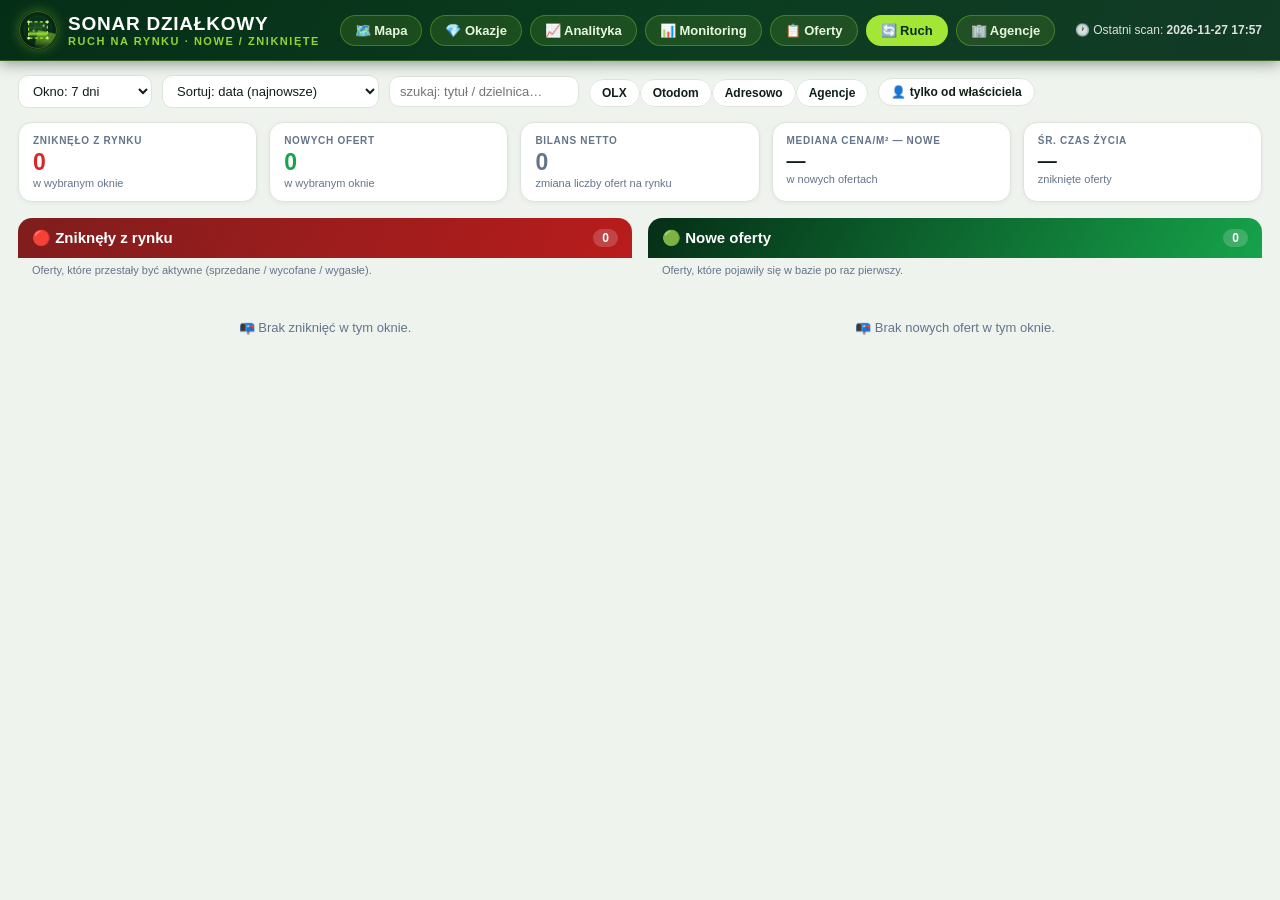
<file: docs/zmiany.html>
<!DOCTYPE html>
<html lang="pl">
<head>
<meta charset="UTF-8">
<meta name="viewport" content="width=device-width, initial-scale=1.0">
<title>SONAR DZIAŁKOWY — Ruch na rynku (nowe / zniknięte)</title>
<link rel="icon" type="image/svg+xml" href="favicon.svg?v=2">
<link rel="stylesheet" href="assets/style.css?v=4">
<style>
.zm-wrap{padding:14px 18px;max-width:1340px;margin:0 auto;width:100%;flex:1;overflow:auto}
/* toolbar */
.zm-toolbar{display:flex;gap:10px;flex-wrap:wrap;align-items:center;margin-bottom:14px}
.zm-toolbar select,.zm-toolbar input[type=search]{font:inherit;font-size:13px;padding:7px 10px;border:1px solid var(--line);border-radius:10px;background:#fff;color:var(--ink)}
.zm-chip{cursor:pointer;border:1px solid var(--line);background:#fff;border-radius:999px;padding:6px 12px;font-size:12px;font-weight:600;user-select:none}
.zm-chip.on{background:var(--green-700);color:#fff;border-color:var(--green-700)}
.zm-chip.dir{margin-left:auto}
/* KPI bilans */
.zm-kpis{display:grid;grid-template-columns:repeat(auto-fit,minmax(150px,1fr));gap:12px;margin-bottom:16px}
.zm-kpi{background:var(--card);border:1px solid var(--line);border-radius:14px;padding:12px 14px;box-shadow:0 1px 4px rgba(15,31,21,.06)}
.zm-kpi h3{font-size:10px;text-transform:uppercase;letter-spacing:.07em;color:var(--muted);margin-bottom:5px}
.zm-kpi .v{font-size:23px;font-weight:800;line-height:1}
.zm-kpi .s{font-size:11px;color:var(--muted);margin-top:3px}
.v-gone{color:#dc2626}.v-new{color:#16a34a}
.net-pos{color:#16a34a}.net-neg{color:#dc2626}.net-zero{color:var(--muted)}
/* dwie kolumny */
.zm-cols{display:grid;grid-template-columns:1fr 1fr;gap:16px}
.zm-col{background:var(--bg);border-radius:16px;display:flex;flex-direction:column;min-width:0}
.zm-col-head{position:sticky;top:0;z-index:3;padding:11px 14px;border-radius:14px 14px 0 0;display:flex;align-items:center;gap:8px;font-weight:800;font-size:15px;color:#fff}
.zm-col.gone .zm-col-head{background:linear-gradient(120deg,#7f1d1d,#b91c1c)}
.zm-col.new  .zm-col-head{background:linear-gradient(120deg,var(--green-900),var(--green-600))}
.zm-col-head .cnt{margin-left:auto;font-size:12px;font-weight:700;background:rgba(255,255,255,.18);padding:2px 9px;border-radius:999px}
.zm-col-sub{font-size:11px;color:var(--muted);padding:6px 14px}
.zm-list{display:flex;flex-direction:column;gap:10px;padding:4px 6px 14px}
/* karta oferty */
.zm-card{background:#fff;border:1px solid var(--line);border-radius:12px;box-shadow:0 1px 3px rgba(2,22,10,.06);display:flex;gap:10px;padding:10px;position:relative;overflow:hidden}
.zm-card:before{content:"";position:absolute;left:0;top:0;bottom:0;width:4px}
.zm-col.gone .zm-card:before{background:#dc2626}
.zm-col.new  .zm-card:before{background:#16a34a}
.zm-card.ephemeral{background:#f6f7f6;opacity:.72}
.zm-card.ephemeral:before{background:linear-gradient(#16a34a 50%,#dc2626 50%)}
.b-ephemeral{background:#e2e8f0;color:#475569}
.zm-thumb{width:84px;height:84px;flex:0 0 auto;border-radius:9px;object-fit:cover;background:#eef3ee}
.zm-thumb.ph{display:flex;align-items:center;justify-content:center;font-size:26px;color:#b9c7b9}
.zm-body{flex:1;min-width:0;display:flex;flex-direction:column;gap:4px}
.zm-t{font-size:13px;font-weight:700;line-height:1.3;display:-webkit-box;-webkit-line-clamp:2;-webkit-box-orient:vertical;overflow:hidden}
.zm-t a{color:var(--ink);text-decoration:none}.zm-t a:hover{color:var(--green-700)}
.zm-badges{display:flex;gap:5px;flex-wrap:wrap;align-items:center}
.badge{font-size:10px;padding:1px 8px;border-radius:999px;font-weight:700;white-space:nowrap;display:inline-block}
.b-olx{background:#e0f2fe;color:#075985}.b-otodom{background:#ede9fe;color:#5b21b6}
.b-adresowo{background:#fef9c3;color:#854d0e}.b-agency{background:var(--lime-soft);color:var(--green-700);border:1px solid #cfe89a}
.b-type{background:#f1f5f9;color:#475569}
.b-new{background:#dc2626;color:#fff}.b-priv{background:#0284c7;color:#fff}
.zm-price{font-size:15px;font-weight:800;color:var(--green-800)}
.zm-price .pm{font-size:11px;font-weight:600;color:var(--muted)}
.zm-meta{font-size:11px;color:var(--muted);line-height:1.5}
.trend-up{color:#dc2626;font-weight:700}.trend-down{color:#16a34a;font-weight:700}
.zm-foot{display:flex;align-items:center;gap:6px;flex-wrap:wrap;margin-top:2px}
.zm-when{font-size:11px;color:var(--muted);margin-right:auto}
.zm-when b{color:var(--ink)}
.zm-btn{display:inline-flex;align-items:center;gap:4px;font-size:11px;font-weight:700;text-decoration:none;border-radius:999px;padding:4px 10px;border:1px solid var(--line);background:#fff;color:var(--green-700);cursor:pointer}
.zm-btn:hover{border-color:var(--green-600)}
.zm-btn.pin{background:var(--green-600);color:#fff;border-color:var(--green-600)}
.zm-btn.pin.off{background:#f1f5f9;color:#94a3b8;border-color:var(--line);cursor:not-allowed}
.zm-btn.go{background:#0284c7;color:#fff;border-color:#0284c7}
.empty{padding:34px 14px;text-align:center;color:var(--muted);font-size:13px}
#zm-loading{padding:60px;text-align:center;color:var(--muted)}
@media(max-width:820px){.zm-cols{grid-template-columns:1fr}}
</style>
</head>
<body>
<div id="app">
  <header class="header">
    <h1><span class="sonar-logo"></span><span>SONAR DZIAŁKOWY<span class="sub">ruch na rynku · nowe / zniknięte</span></span></h1>
    <nav class="header-nav">
      <a href="index.html">🗺️ Mapa</a>
      <a href="okazje.html">💎 Okazje</a>
      <a href="analytics.html">📈 Analityka</a>
      <a href="monitoring.html">📊 Monitoring</a>
      <a href="oferty.html">📋 Oferty</a>
      <a href="zmiany.html" class="active">🔄 Ruch</a>
      <a href="agencje.html">🏢 Agencje</a>
    </nav>
    <div class="header-meta">🕐 Ostatni scan: <strong id="last-scan">—</strong></div>
  </header>

  <div class="zm-wrap">
    <div class="zm-toolbar">
      <select id="window" onchange="render()">
        <option value="1">Okno: dzisiaj</option>
        <option value="3">Okno: 3 dni</option>
        <option value="7" selected>Okno: 7 dni</option>
        <option value="14">Okno: 14 dni</option>
        <option value="30">Okno: 30 dni</option>
        <option value="90">Okno: 90 dni</option>
        <option value="all">Okno: cały czas</option>
      </select>
      <select id="sort" onchange="render()">
        <option value="date">Sortuj: data (najnowsze)</option>
        <option value="price_desc">Sortuj: cena ↓</option>
        <option value="price_asc">Sortuj: cena ↑</option>
        <option value="ppm_asc">Sortuj: cena/m² ↑</option>
        <option value="ppm_desc">Sortuj: cena/m² ↓</option>
        <option value="area_desc">Sortuj: powierzchnia ↓</option>
        <option value="life_desc">Sortuj: czas życia ↓ (zniknięte)</option>
      </select>
      <input type="search" id="search" placeholder="szukaj: tytuł / dzielnica…" oninput="render()">
      <span id="src-chips"></span>
      <span class="zm-chip" id="only-priv" onclick="this.classList.toggle('on');render()">👤 tylko od właściciela</span>
    </div>

    <div id="zm-loading">⏳ Ładowanie ofert…</div>

    <div id="zm-content" style="display:none">
      <div class="zm-kpis">
        <div class="zm-kpi"><h3>Zniknęło z rynku</h3><div class="v v-gone" id="k-gone">—</div><div class="s">w wybranym oknie</div></div>
        <div class="zm-kpi"><h3>Nowych ofert</h3><div class="v v-new" id="k-new">—</div><div class="s" id="k-new-sub">w wybranym oknie</div></div>
        <div class="zm-kpi"><h3>Bilans netto</h3><div class="v" id="k-net">—</div><div class="s">zmiana liczby ofert na rynku</div></div>
        <div class="zm-kpi"><h3>Mediana cena/m² — nowe</h3><div class="v" id="k-ppm-new" style="font-size:19px">—</div><div class="s">w nowych ofertach</div></div>
        <div class="zm-kpi"><h3>Śr. czas życia</h3><div class="v" id="k-life" style="font-size:19px">—</div><div class="s">zniknięte oferty</div></div>
      </div>

      <div class="zm-cols">
        <section class="zm-col gone">
          <div class="zm-col-head">🔴 Zniknęły z rynku <span class="cnt" id="cnt-gone">0</span></div>
          <div class="zm-col-sub" id="sub-gone">Oferty, które przestały być aktywne (sprzedane / wycofane / wygasłe).</div>
          <div class="zm-list" id="list-gone"></div>
        </section>
        <section class="zm-col new">
          <div class="zm-col-head">🟢 Nowe oferty <span class="cnt" id="cnt-new">0</span></div>
          <div class="zm-col-sub" id="sub-new">Oferty, które pojawiły się w bazie po raz pierwszy.</div>
          <div class="zm-list" id="list-new"></div>
        </section>
      </div>
    </div>
  </div>
</div>

<script src="assets/logo.js"></script>
<script>
const SRC={olx:['OLX','b-olx'],otodom:['Otodom','b-otodom'],adresowo:['Adresowo','b-adresowo']};
let OFFERS=[], SRCFILTER=new Set();

/* ---------- helpers ---------- */
const PLN=n=>n==null?'—':Math.round(n).toLocaleString('pl-PL')+' zł';
const PERM2=n=>n==null?'—':Math.round(n).toLocaleString('pl-PL')+' zł/m²';
const AREA=n=>n==null?'—':n.toLocaleString('pl-PL')+' m²';
function esc(s){return String(s==null?'':s).replace(/[&<>"]/g,m=>({'&':'&amp;','<':'&lt;','>':'&gt;','"':'&quot;'}[m]));}
function srcInfo(o){if(o.is_agency)return [o.agency_name||'Agencja','b-agency'];return SRC[o.source]||[o.source||'?','b-type'];}
function srcBadge(o){const[l,c]=srcInfo(o);return `<span class="badge ${c}">${esc(l)}</span>`;}

const DAY=86400000;
function ageDays(iso){if(!iso)return null;return Math.floor((Date.now()-new Date(iso).getTime())/DAY);}
function relDate(iso){const d=ageDays(iso);if(d==null)return '—';
  if(d<=0)return 'dzisiaj';if(d===1)return 'wczoraj';return d+' dni temu';}
function median(arr){if(!arr.length)return null;const s=[...arr].sort((a,b)=>a-b);const m=s.length>>1;
  return s.length%2?s[m]:(s[m-1]+s[m])/2;}

/* trend ceny (gdy oferta miała zmianę) */
function trendTxt(o){
  if(!o.previous_price||!o.price_trend||o.price_trend==='flat')return '';
  const down=o.price_trend==='down';
  return ` <span class="trend-${down?'down':'up'}">${down?'▼':'▲'} było ${PLN(o.previous_price)}</span>`;
}

/* karta oferty (kind: 'new' | 'gone') — ephemeryda: urodzona i zamknięta w tym samym oknie */
function card(o,kind){
  const ephemeral=kind==='new'&&!o.active;
  const img=o.image?`<img class="zm-thumb" src="${esc(o.image)}" loading="lazy" alt="">`
                    :`<div class="zm-thumb ph">🌳</div>`;
  const where=[o.street,o.district].filter(Boolean).join(', ');
  const newBadge=kind==='new'?'<span class="badge b-new">NOWA</span>':'';
  const ephemeralBadge=ephemeral?'<span class="badge b-ephemeral">już zniknęła</span>':'';
  const privBadge=o.is_private_owner?'<span class="badge b-priv">właściciel</span>':'';
  const when=ephemeral
    ? `🆕 <b>${relDate(o.first_seen)}</b> → ⏸ <b>${relDate(o.last_seen)}</b>${o.days_active!=null?` · była <b>${o.days_active} dni</b>`:''}`
    : kind==='new'
      ? `🆕 dodano <b>${relDate(o.first_seen)}</b>`
      : `⏸ zniknęła <b>${relDate(o.last_seen)}</b>${o.days_active!=null?` · była <b>${o.days_active} dni</b>`:''}`;
  const hasGps=!!o.coords;
  const pin=hasGps
    ? `<a class="zm-btn pin" href="index.html#offer=${encodeURIComponent(o.id)}" title="Pokaż na mapie">📍 Mapa</a>`
    : `<span class="zm-btn pin off" title="Brak współrzędnych GPS">📍 bez GPS</span>`;
  const also=o.also_at?`<a class="zm-btn go" href="${esc(o.also_at)}" target="_blank" rel="noopener">↗ druga oferta</a>`:'';
  return `<article class="zm-card${ephemeral?' ephemeral':''}">
    ${img}
    <div class="zm-body">
      <div class="zm-t"><a href="${esc(o.url)}" target="_blank" rel="noopener">${esc(o.title||'(bez tytułu)')}</a></div>
      <div class="zm-badges">${srcBadge(o)}<span class="badge b-type">${esc(o.plot_type||'inna')}</span>${newBadge}${ephemeralBadge}${privBadge}</div>
      <div class="zm-price">${PLN(o.price)} <span class="pm">· ${PERM2(o.price_per_m2)}</span>${trendTxt(o)}</div>
      <div class="zm-meta">📐 ${AREA(o.area_m2)}${where?` · 📍 ${esc(where)}`:''}</div>
      <div class="zm-foot">
        <span class="zm-when">${when}</span>
        ${pin}
        <a class="zm-btn" href="${esc(o.url)}" target="_blank" rel="noopener">Ogłoszenie ↗</a>
        ${also}
      </div>
    </div>
  </article>`;
}

/* ---------- filtrowanie / sortowanie ---------- */
function passesCommon(o){
  if(SRCFILTER.size){const key=o.is_agency?'agency':o.source;if(!SRCFILTER.has(key))return false;}
  if(document.getElementById('only-priv').classList.contains('on')&&!o.is_private_owner)return false;
  const q=document.getElementById('search').value.trim().toLowerCase();
  if(q){const hay=((o.title||'')+' '+(o.district||'')+' '+(o.street||'')+' '+(o.agency_name||'')).toLowerCase();
    if(!hay.includes(q))return false;}
  return true;
}
function inWindow(iso,win){if(win==='all')return true;if(!iso)return false;
  return (Date.now()-new Date(iso).getTime())<=parseInt(win,10)*DAY;}

function sortFn(key){
  switch(key){
    case 'price_desc':return (a,b)=>(b.price||0)-(a.price||0);
    case 'price_asc': return (a,b)=>(a.price||0)-(b.price||0);
    case 'ppm_asc':   return (a,b)=>(a.price_per_m2||1e12)-(b.price_per_m2||1e12);
    case 'ppm_desc':  return (a,b)=>(b.price_per_m2||0)-(a.price_per_m2||0);
    case 'area_desc': return (a,b)=>(b.area_m2||0)-(a.area_m2||0);
    case 'life_desc': return (a,b)=>(b.days_active||0)-(a.days_active||0);
    default:          return null; // 'date' — domyślne ustawiane per-kolumna
  }
}

/* ---------- render ---------- */
function render(){
  const win=document.getElementById('window').value;
  const sortKey=document.getElementById('sort').value;
  const base=OFFERS.filter(passesCommon);

  // FIX 2026-09-22 (propagacja z SONAR-POKOJOWY): "nowe" liczone tym samym
  // filtrem co "zniknięte" (wg first_seen, niezależnie od dzisiejszego stanu),
  // inaczej bilans miał wbudowany minus rosnący z długością okna — patrz
  // .propagation/changes/2026-09-12-window-balance-symmetry.md u brata.
  let gone=base.filter(o=>!o.active&&inWindow(o.last_seen,win));
  let neu =base.filter(o=>inWindow(o.first_seen,win));

  const sf=sortFn(sortKey);
  if(sf){gone.sort(sf);neu.sort(sf);}
  else{ // data: zniknięte wg last_seen, nowe wg first_seen — najnowsze u góry
    gone.sort((a,b)=>new Date(b.last_seen||0)-new Date(a.last_seen||0));
    neu.sort((a,b)=>new Date(b.first_seen||0)-new Date(a.first_seen||0));
  }

  document.getElementById('list-gone').innerHTML=gone.length
    ? gone.map(o=>card(o,'gone')).join('')
    : '<div class="empty">📭 Brak zniknięć w tym oknie.</div>';
  document.getElementById('list-new').innerHTML=neu.length
    ? neu.map(o=>card(o,'new')).join('')
    : '<div class="empty">📭 Brak nowych ofert w tym oknie.</div>';

  document.getElementById('cnt-gone').textContent=gone.length;
  document.getElementById('cnt-new').textContent=neu.length;

  // KPI
  document.getElementById('k-gone').textContent=gone.length;
  document.getElementById('k-new').textContent=neu.length;
  const ephemeralCount=neu.filter(o=>!o.active).length;
  document.getElementById('k-new-sub').textContent=ephemeralCount
    ? `w wybranym oknie · w tym ${ephemeralCount} już zniknęło`
    : 'w wybranym oknie';
  const net=neu.length-gone.length;
  const ke=document.getElementById('k-net');
  ke.textContent=(net>0?'+':'')+net;
  ke.className='v '+(net>0?'net-pos':net<0?'net-neg':'net-zero');
  const ppmNew=median(neu.map(o=>o.price_per_m2).filter(v=>v!=null));
  document.getElementById('k-ppm-new').textContent=ppmNew?PERM2(ppmNew):'—';
  const lifeArr=gone.map(o=>o.days_active).filter(v=>v!=null);
  const lifeAvg=lifeArr.length?Math.round(lifeArr.reduce((a,b)=>a+b,0)/lifeArr.length):null;
  document.getElementById('k-life').textContent=lifeAvg!=null?lifeAvg+' dni':'—';
}

/* ---------- init ---------- */
function buildToolbar(){
  const chips=[['olx','OLX'],['otodom','Otodom'],['adresowo','Adresowo'],['agency','Agencje']];
  document.getElementById('src-chips').innerHTML=chips.map(([k,l])=>
    `<span class="zm-chip" data-src="${k}" onclick="toggleSrc('${k}',this)">${l}</span>`).join('');
}
function toggleSrc(k,el){SRCFILTER.has(k)?SRCFILTER.delete(k):SRCFILTER.add(k);el.classList.toggle('on');render();}

async function load(){
  buildToolbar();
  try{
    const res=await fetch('data.json?v='+Date.now());
    if(!res.ok)throw new Error('HTTP '+res.status);
    const data=await res.json();
    document.getElementById('last-scan').textContent=(data.last_scan||data.generated_at||'—').slice(0,16).replace('T',' ');
    OFFERS=data.offers||[];
    document.getElementById('zm-loading').style.display='none';
    document.getElementById('zm-content').style.display='block';
    render();
  }catch(e){
    document.getElementById('zm-loading').innerHTML='❌ Błąd ładowania data.json: '+e.message;
  }
}
load();
</script>
</body>
</html>
</file>
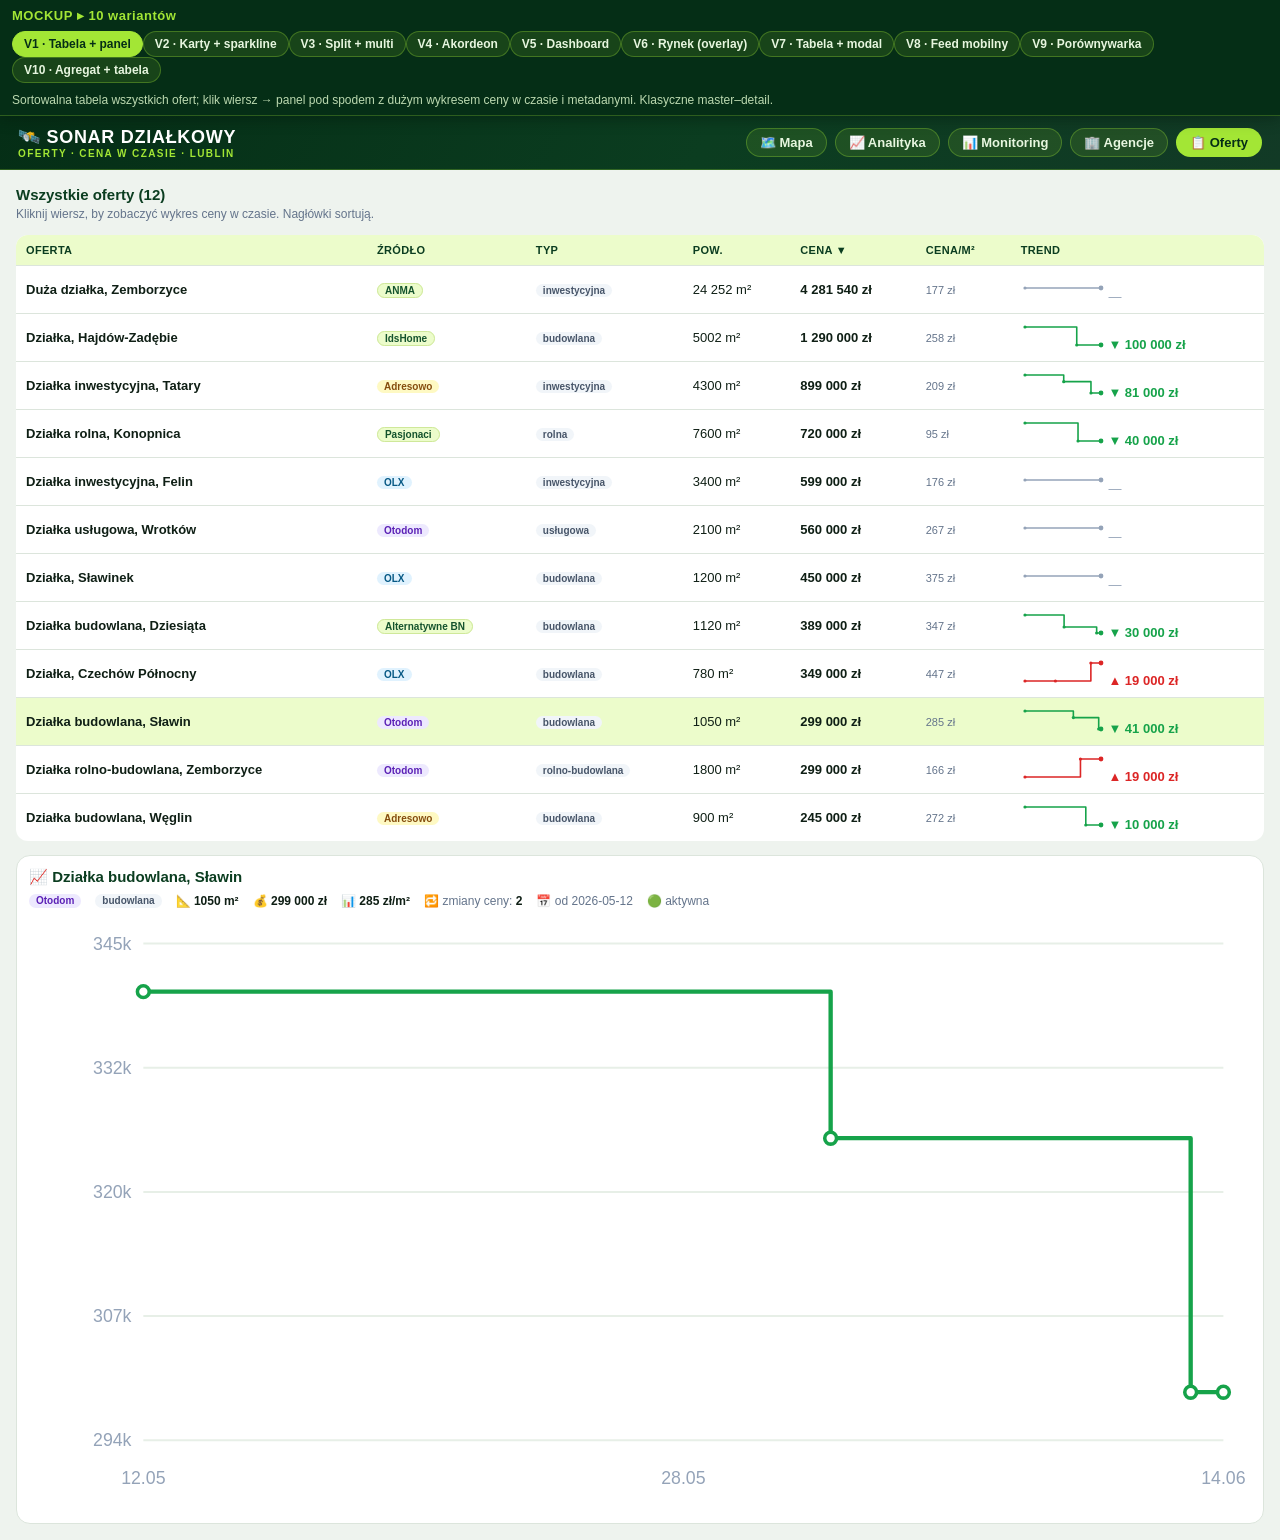
<file: mockups/oferty_mockups.html>
<!DOCTYPE html>
<html lang="pl">
<head>
<meta charset="UTF-8">
<meta name="viewport" content="width=device-width, initial-scale=1.0">
<title>SONAR DZIAŁKOWY — mockupy strony „Oferty + cena w czasie" (10 wariantów)</title>
<style>
:root{
  --ink:#0f1f15; --bg:#eef3ee; --card:#fff; --line:#dce5dc;
  --green-900:#052e16; --green-800:#0b3d20; --green-700:#14532d; --green-600:#16a34a;
  --lime:#a3e635; --lime-soft:#ecfccb; --muted:#64748b;
  --up:#dc2626; --down:#16a34a; --flat:#94a3b8;
}
*{margin:0;padding:0;box-sizing:border-box}
body{font-family:'Segoe UI',-apple-system,BlinkMacSystemFont,Roboto,sans-serif;background:var(--bg);color:var(--ink)}

/* ---- pasek wyboru wariantu (meta-UI mockupu, NIE część strony docelowej) ---- */
.picker{position:sticky;top:0;z-index:50;background:var(--green-900);color:#e7f6df;
  padding:8px 12px;display:flex;gap:8px;flex-wrap:wrap;align-items:center;
  box-shadow:0 2px 14px rgba(2,22,10,.45);border-bottom:1px solid rgba(163,230,53,.25)}
.picker b{font-size:13px;letter-spacing:.04em;margin-right:6px;color:var(--lime)}
.picker button{cursor:pointer;border:1px solid rgba(163,230,53,.3);background:rgba(163,230,53,.12);
  color:#e7f6df;border-radius:999px;padding:5px 11px;font-weight:700;font-size:12px}
.picker button.active{background:var(--lime);color:var(--green-900);border-color:var(--lime)}
.picker .desc{flex-basis:100%;font-size:12px;color:#bcd9b0;margin-top:2px}

/* ---- wspólny nagłówek strony (jak w SONAR DZIAŁKOWY) ---- */
.header{background:linear-gradient(120deg,var(--green-900),var(--green-800) 55%,#123a26);
  color:#fff;padding:10px 18px;display:flex;align-items:center;justify-content:space-between;
  flex-wrap:wrap;gap:10px;border-bottom:1px solid rgba(163,230,53,.25)}
.header h1{font-size:18px;font-weight:800;letter-spacing:.04em;display:flex;align-items:center;gap:10px}
.header h1 .sub{font-size:10px;font-weight:600;color:var(--lime);letter-spacing:.14em;display:block;text-transform:uppercase}
.header-nav{display:flex;gap:8px;flex-wrap:wrap}
.header-nav a{color:#e7f6df;text-decoration:none;background:rgba(163,230,53,.12);border:1px solid rgba(163,230,53,.3);
  padding:6px 13px;border-radius:999px;font-weight:600;font-size:13px}
.header-nav a.active{background:var(--lime);color:var(--green-900)}

/* ---- elementy współdzielone ---- */
.wrap{padding:16px;max-width:1280px;margin:0 auto}
.variant{display:none}
.variant.active{display:block}
.badge{font-size:10px;padding:1px 7px;border-radius:999px;font-weight:700;white-space:nowrap}
.b-olx{background:#e0f2fe;color:#075985}.b-otodom{background:#ede9fe;color:#5b21b6}
.b-adresowo{background:#fef9c3;color:#854d0e}.b-agency{background:var(--lime-soft);color:var(--green-700);border:1px solid #cfe89a}
.b-type{background:#f1f5f9;color:#475569}
.trend-up{color:var(--up);font-weight:700}.trend-down{color:var(--down);font-weight:700}.trend-flat{color:var(--flat)}
.muted{color:var(--muted)}
.card{background:var(--card);border:1px solid var(--line);border-radius:14px;box-shadow:0 1px 3px rgba(2,22,10,.06)}
.price{font-weight:800}
.pricem{font-size:11px;color:var(--muted)}
h2.vtitle{font-size:15px;margin-bottom:4px;color:var(--green-800)}
p.vnote{font-size:12px;color:var(--muted);margin-bottom:14px}
.filters{display:flex;gap:8px;flex-wrap:wrap;margin-bottom:12px}
.filters select,.filters input{font:inherit;font-size:12px;padding:6px 9px;border:1px solid var(--line);border-radius:9px;background:#fff}
.chip{cursor:pointer;border:1px solid var(--line);background:#fff;border-radius:999px;padding:5px 11px;font-size:12px;font-weight:600}
.chip.on{background:var(--green-700);color:#fff;border-color:var(--green-700)}
table.tbl{width:100%;border-collapse:collapse;font-size:13px;background:#fff;border-radius:12px;overflow:hidden}
table.tbl th{background:var(--lime-soft);color:var(--green-800);text-align:left;padding:9px 10px;font-size:11px;text-transform:uppercase;letter-spacing:.03em;cursor:pointer;position:sticky;top:0}
table.tbl td{padding:9px 10px;border-top:1px solid var(--line)}
table.tbl tr:hover td{background:#f6faf3}
table.tbl tr.sel td{background:var(--lime-soft)}
.chart-box{background:#fff;border:1px solid var(--line);border-radius:14px;padding:12px}
.legend{display:flex;gap:12px;flex-wrap:wrap;font-size:11px;margin-top:8px}
.legend span{display:inline-flex;align-items:center;gap:5px}
.legend i{width:11px;height:3px;border-radius:2px;display:inline-block}
.modal-bg{position:fixed;inset:0;background:rgba(5,46,22,.45);display:none;align-items:center;justify-content:center;z-index:60;padding:16px}
.modal-bg.show{display:flex}
.modal{background:#fff;border-radius:16px;max-width:640px;width:100%;padding:18px;box-shadow:0 20px 60px rgba(2,22,10,.4)}
.modal .x{float:right;cursor:pointer;font-size:20px;color:var(--muted);border:none;background:none}
.kv{display:flex;gap:14px;flex-wrap:wrap;font-size:12px;color:var(--muted);margin:8px 0}
.kv b{color:var(--ink)}
button.mini{cursor:pointer;border:1px solid var(--line);background:#fff;border-radius:8px;padding:3px 8px;font-size:12px}
button.mini:hover{border-color:var(--green-600)}
.grid-cards{display:grid;grid-template-columns:repeat(auto-fill,minmax(240px,1fr));gap:12px}
.ofcard{padding:13px;display:flex;flex-direction:column;gap:8px}
.ofcard .t{font-size:13px;font-weight:700;line-height:1.3;min-height:34px}
.row-flex{display:flex;align-items:center;justify-content:space-between;gap:8px}
.split{display:grid;grid-template-columns:minmax(280px,1fr) 1.3fr;gap:14px}
.list-pane{max-height:560px;overflow:auto;border:1px solid var(--line);border-radius:12px;background:#fff}
.li{padding:10px 12px;border-bottom:1px solid var(--line);cursor:pointer;display:flex;gap:8px;align-items:center}
.li:hover{background:#f6faf3}.li.sel{background:var(--lime-soft)}
.li .chk{accent-color:var(--green-600)}
.acc-head{cursor:pointer;padding:11px 13px;display:flex;align-items:center;justify-content:space-between;gap:10px}
.acc-body{display:none;padding:0 13px 13px}
.acc.open .acc-body{display:block}
.acc{border:1px solid var(--line);border-radius:12px;background:#fff;margin-bottom:8px}
.spark{flex-shrink:0}
@media(max-width:760px){.split{grid-template-columns:1fr}.wrap{padding:10px}}
</style>
</head>
<body>

<div class="picker" id="picker">
  <b>MOCKUP ▸ 10 wariantów</b>
  <span id="btns"></span>
  <span class="desc" id="vdesc"></span>
</div>

<header class="header">
  <h1><span>🛰️ SONAR DZIAŁKOWY<span class="sub">oferty · cena w czasie · Lublin</span></span></h1>
  <nav class="header-nav">
    <a href="#">🗺️ Mapa</a><a href="#">📈 Analityka</a><a href="#">📊 Monitoring</a>
    <a href="#">🏢 Agencje</a><a href="#" class="active">📋 Oferty</a>
  </nav>
</header>

<div class="wrap">
  <div id="v1" class="variant"></div>
  <div id="v2" class="variant"></div>
  <div id="v3" class="variant"></div>
  <div id="v4" class="variant"></div>
  <div id="v5" class="variant"></div>
  <div id="v6" class="variant"></div>
  <div id="v7" class="variant"></div>
  <div id="v8" class="variant"></div>
  <div id="v9" class="variant"></div>
  <div id="v10" class="variant"></div>
</div>

<div class="modal-bg" id="modal"><div class="modal"><button class="x" onclick="closeModal()">×</button><div id="modal-body"></div></div></div>

<script>
/* =========================================================================
   PRZYKŁADOWE DANE (realistyczne działki Lublin; ceny w czasie = price_changes)
   Każda oferta ma timeline [{d:'YYYY-MM-DD', p:cena}] — krokowy wykres trzyma
   cenę do kolejnej zmiany; ostatni punkt przeciągamy do "dziś".
   ========================================================================= */
const TODAY='2026-06-14';
const SAMPLE=[
 {id:'otodom:68064601',t:'Działka budowlana, Sławin',src:'otodom',ag:null,type:'budowlana',dist:'Sławin',area:1050,
  tl:[{d:'2026-05-12',p:340000},{d:'2026-06-02',p:325000},{d:'2026-06-13',p:299000}],active:true},
 {id:'olx:CID3-IDa1',t:'Działka inwestycyjna, Felin',src:'olx',ag:null,type:'inwestycyjna',dist:'Felin',area:3400,
  tl:[{d:'2026-05-20',p:599000}],active:true},
 {id:'otodom:67465295',t:'Działka rolno-budowlana, Zemborzyce',src:'otodom',ag:null,type:'rolno-budowlana',dist:'Zemborzyce',area:1800,
  tl:[{d:'2026-05-08',p:280000},{d:'2026-06-04',p:299000}],active:true},
 {id:'idshome:7082291',t:'Działka, Hajdów-Zadębie',src:'agency',ag:'IdsHome',type:'budowlana',dist:'Hajdów',area:5002,
  tl:[{d:'2026-04-28',p:1390000},{d:'2026-05-30',p:1290000}],active:true},
 {id:'anma:6677851',t:'Duża działka, Zemborzyce',src:'agency',ag:'ANMA',type:'inwestycyjna',dist:'Zemborzyce',area:24252,
  tl:[{d:'2026-03-15',p:4281540}],active:true},
 {id:'adresowo:99213',t:'Działka budowlana, Węglin',src:'adresowo',ag:null,type:'budowlana',dist:'Węglin',area:900,
  tl:[{d:'2026-05-25',p:255000},{d:'2026-06-10',p:245000}],active:true},
 {id:'olx:CID3-IDb2',t:'Działka, Czechów Północny',src:'olx',ag:null,type:'budowlana',dist:'Czechów',area:780,
  tl:[{d:'2026-04-30',p:330000},{d:'2026-05-18',p:330000},{d:'2026-06-08',p:349000}],active:true},
 {id:'pasjonaci:711201',t:'Działka rolna, Konopnica',src:'agency',ag:'Pasjonaci',type:'rolna',dist:'Konopnica',area:7600,
  tl:[{d:'2026-05-02',p:760000},{d:'2026-06-01',p:720000}],active:false},
 {id:'otodom:68111002',t:'Działka usługowa, Wrotków',src:'otodom',ag:null,type:'usługowa',dist:'Wrotków',area:2100,
  tl:[{d:'2026-06-05',p:560000}],active:true},
 {id:'alternatywne:7122183',t:'Działka budowlana, Dziesiąta',src:'agency',ag:'Alternatywne BN',type:'budowlana',dist:'Dziesiąta',area:1120,
  tl:[{d:'2026-05-10',p:419000},{d:'2026-05-28',p:399000},{d:'2026-06-12',p:389000}],active:true},
 {id:'olx:CID3-IDc3',t:'Działka, Sławinek',src:'olx',ag:null,type:'budowlana',dist:'Sławinek',area:1200,
  tl:[{d:'2026-06-09',p:450000}],active:true},
 {id:'adresowo:99250',t:'Działka inwestycyjna, Tatary',src:'adresowo',ag:null,type:'inwestycyjna',dist:'Tatary',area:4300,
  tl:[{d:'2026-04-22',p:980000},{d:'2026-05-19',p:950000},{d:'2026-06-07',p:899000}],active:true},
];
SAMPLE.forEach(o=>{o.price=o.tl.at(-1).p; o.perM2=Math.round(o.price/o.area);
  o.first=o.tl[0].d; o.changes=o.tl.length-1;
  o.trend=o.tl.length<2?'flat':(o.price<o.tl[0].p?'down':o.price>o.tl[0].p?'up':'flat');});

/* ---------- helpery ---------- */
const PLN=n=>n.toLocaleString('pl-PL')+' zł';
const PLNk=n=>Math.round(n/1000)+'k';
const dnum=d=>{const[y,m,da]=d.split('-').map(Number);return Date.UTC(y,m-1,da);};
const SRC={olx:['OLX','b-olx'],otodom:['Otodom','b-otodom'],adresowo:['Adresowo','b-adresowo'],agency:['Agencja','b-agency']};
function srcBadge(o){const[lbl,cls]=SRC[o.src];return `<span class="badge ${cls}">${o.ag||lbl}</span>`;}
function typeBadge(o){return `<span class="badge b-type">${o.type}</span>`;}
function trendTxt(o){const dl=o.price-o.tl[0].p;if(o.trend==='flat')return '<span class="trend-flat">—</span>';
  return `<span class="trend-${o.trend}">${o.trend==='down'?'▼':'▲'} ${PLN(Math.abs(dl))}</span>`;}
const TYPE_COLORS={'budowlana':'#16a34a','inwestycyjna':'#0ea5e9','rolno-budowlana':'#ca8a04','rolna':'#a16207','usługowa':'#9333ea'};
const palette=['#16a34a','#0ea5e9','#dc2626','#9333ea','#ca8a04','#0d9488','#db2777','#2563eb','#65a30d','#e11d48','#7c3aed','#ea580c'];

/* ---------- mini sparkline (SVG) ---------- */
function spark(o,w=84,h=26){
  const pts=o.tl.concat([{d:TODAY,p:o.price}]);
  const xs=pts.map(p=>dnum(p.d)),ys=pts.map(p=>p.p);
  const x0=Math.min(...xs),x1=Math.max(...xs),y0=Math.min(...ys),y1=Math.max(...ys);
  const sx=v=>x1===x0?w/2:4+(v-x0)/(x1-x0)*(w-8);
  const sy=v=>y1===y0?h/2:h-4-(v-y0)/(y1-y0)*(h-8);
  let d='';pts.forEach((p,i)=>{const X=sx(xs[i]),Y=sy(p.p);
    if(i===0)d+=`M${X} ${Y}`;else d+=`H${sx(xs[i])} V${Y}`;});
  const col=o.trend==='down'?'var(--down)':o.trend==='up'?'var(--up)':'var(--flat)';
  return `<svg class="spark" width="${w}" height="${h}" viewBox="0 0 ${w} ${h}">
    <path d="${d}" fill="none" stroke="${col}" stroke-width="1.6" stroke-linejoin="round"/>
    ${pts.map((p,i)=>`<circle cx="${sx(xs[i])}" cy="${sy(p.p)}" r="${i===pts.length-1?2.4:1.6}" fill="${col}"/>`).join('')}
  </svg>`;
}

/* ---------- duży wykres ceny w czasie (SVG, krokowy, wiele serii) ---------- */
function bigChart(offers,opts={}){
  const W=opts.w||560,H=opts.h||300,L=58,R=14,T=14,B=34;
  const series=offers.map((o,i)=>({o,color:opts.byType?TYPE_COLORS[o.type]||'#16a34a':palette[i%palette.length],
    pts:o.tl.concat([{d:TODAY,p:o.price}])}));
  const allX=series.flatMap(s=>s.pts.map(p=>dnum(p.d)));
  const allY=series.flatMap(s=>s.pts.map(p=>p.p));
  let x0=Math.min(...allX),x1=Math.max(...allX),y0=Math.min(...allY),y1=Math.max(...allY);
  if(x0===x1){x0-=864e5*7;x1+=864e5*7;} const ypad=(y1-y0)*.12||y1*.1; y0=Math.max(0,y0-ypad);y1+=ypad;
  const sx=v=>L+(v-x0)/(x1-x0)*(W-L-R);
  const sy=v=>T+(1-(v-y0)/(y1-y0))*(H-T-B);
  // osie Y (4 linie)
  let grid='';for(let i=0;i<=4;i++){const val=y0+(y1-y0)*i/4,Y=sy(val);
    grid+=`<line x1="${L}" y1="${Y}" x2="${W-R}" y2="${Y}" stroke="#e7efe7"/>
    <text x="${L-6}" y="${Y+3}" text-anchor="end" font-size="9" fill="#94a3b8">${PLNk(val)}</text>`;}
  // osie X (daty min/mid/max)
  let xax='';[0,.5,1].forEach(f=>{const t=x0+(x1-x0)*f,X=sx(t);const dt=new Date(t);
    const lbl=String(dt.getUTCDate()).padStart(2,'0')+'.'+String(dt.getUTCMonth()+1).padStart(2,'0');
    xax+=`<text x="${X}" y="${H-12}" text-anchor="middle" font-size="9" fill="#94a3b8">${lbl}</text>`;});
  let paths='';series.forEach(s=>{let d='';s.pts.forEach((p,i)=>{const X=sx(dnum(p.d)),Y=sy(p.p);
      if(i===0)d+=`M${X} ${Y}`;else d+=`H${X} V${Y}`;});
    paths+=`<path d="${d}" fill="none" stroke="${s.color}" stroke-width="2.2" stroke-linejoin="round"/>`;
    paths+=s.pts.map(p=>`<circle cx="${sx(dnum(p.d))}" cy="${sy(p.p)}" r="3" fill="#fff" stroke="${s.color}" stroke-width="1.8"><title>${p.d}: ${PLN(p.p)}</title></circle>`).join('');});
  const leg=offers.length>1?`<div class="legend">${series.map(s=>`<span><i style="background:${s.color}"></i>${s.o.dist} · ${s.o.area} m²</span>`).join('')}</div>`:'';
  return `<svg width="100%" viewBox="0 0 ${W} ${H}" preserveAspectRatio="xMidYMid meet">
    ${grid}${xax}${paths}</svg>${leg}`;
}

function offerMeta(o){return `<div class="kv">
  ${srcBadge(o)} ${typeBadge(o)}
  <span>📐 <b>${o.area.toLocaleString('pl-PL')} m²</b></span>
  <span>💰 <b>${PLN(o.price)}</b></span>
  <span>📊 <b>${PLN(o.perM2)}/m²</b></span>
  <span>🔁 zmiany ceny: <b>${o.changes}</b></span>
  <span>📅 od ${o.first}</span>
  <span>${o.active?'🟢 aktywna':'⚪ nieaktywna'}</span></div>`;}

/* ===================== WARIANTY ===================== */
const VARIANTS=[
 {id:'v1',name:'V1 · Tabela + panel',desc:'Sortowalna tabela wszystkich ofert; klik wiersz → panel pod spodem z dużym wykresem ceny w czasie i metadanymi. Klasyczne master–detail.'},
 {id:'v2',name:'V2 · Karty + sparkline',desc:'Siatka kart, każda z mini-wykresem (sparkline) trendu ceny. Klik → modal z dużym wykresem. Wizualne, dobre na desktop.'},
 {id:'v3',name:'V3 · Split + multi',desc:'Lista po lewej, duży wykres po prawej. Zaznacz kilka ofert (checkbox) i nałóż ich ceny na jeden wykres.'},
 {id:'v4',name:'V4 · Akordeon',desc:'Lista wierszy; klik rozwija wiersz w miejscu i pokazuje wykres ceny pod nim. Minimalistyczne, mobilne.'},
 {id:'v5',name:'V5 · Dashboard',desc:'Panel filtrów (źródło, typ, tylko ze zmianą ceny) + tabela + wykres wybranej oferty. Dla „przeglądania rynku".'},
 {id:'v6',name:'V6 · Rynek (overlay)',desc:'Jeden duży wykres nakłada krzywe cen WSZYSTKICH ofert (kolor = typ działki) + lista pod spodem. Widok makro.'},
 {id:'v7',name:'V7 · Tabela + modal',desc:'Gęsta tabela danych; przy każdej ofercie przycisk 📈 otwiera wyśrodkowany modal z wykresem. Maks. danych na ekranie.'},
 {id:'v8',name:'V8 · Feed mobilny',desc:'Jedna kolumna dużych kart z wbudowanym wykresem. Duże cele dotyku, myśl „mobile-first".'},
 {id:'v9',name:'V9 · Porównywarka',desc:'Wybierasz oferty chipami; jeden wykres porównuje ich cenę/m² w czasie. Do analizy „co tanieje".'},
 {id:'v10',name:'V10 · Agregat + tabela',desc:'Górny pasek = wykres mediany ceny/m² rynku w czasie; tabela z kolumną sparkline; klik podświetla.'},
];

/* ---- V1: tabela + panel ---- */
function buildV1(){
  let sortKey='price',sortDir=-1,sel=SAMPLE[0].id;
  const el=document.getElementById('v1');
  function render(){
    const rows=[...SAMPLE].sort((a,b)=>(a[sortKey]>b[sortKey]?1:-1)*sortDir);
    const o=SAMPLE.find(x=>x.id===sel);
    el.innerHTML=`<h2 class="vtitle">Wszystkie oferty (${SAMPLE.length})</h2>
    <p class="vnote">Kliknij wiersz, by zobaczyć wykres ceny w czasie. Nagłówki sortują.</p>
    <table class="tbl"><thead><tr>
      ${[['t','Oferta'],['src','Źródło'],['type','Typ'],['area','Pow.'],['price','Cena'],['perM2','Cena/m²'],['__','Trend']]
        .map(([k,l])=>`<th onclick="V1sort('${k}')">${l}${sortKey===k?(sortDir<0?' ▼':' ▲'):''}</th>`).join('')}
    </tr></thead><tbody>
    ${rows.map(r=>`<tr class="${r.id===sel?'sel':''}" onclick="V1sel('${r.id}')">
      <td><b>${r.t}</b></td><td>${srcBadge(r)}</td><td>${typeBadge(r)}</td>
      <td>${r.area.toLocaleString('pl-PL')} m²</td><td class="price">${PLN(r.price)}</td>
      <td class="pricem">${PLN(r.perM2)}</td><td>${spark(r)} ${trendTxt(r)}</td></tr>`).join('')}
    </tbody></table>
    <div class="chart-box" style="margin-top:14px">
      <h2 class="vtitle">📈 ${o.t}</h2>${offerMeta(o)}${bigChart([o],{w:620,h:300})}</div>`;
  }
  window.V1sort=k=>{if(k==='__')return;if(sortKey===k)sortDir*=-1;else{sortKey=k;sortDir=-1;}render();};
  window.V1sel=id=>{sel=id;render();};
  render();
}

/* ---- V2: karty + sparkline ---- */
function buildV2(){
  document.getElementById('v2').innerHTML=`<h2 class="vtitle">Oferty — karty</h2>
  <p class="vnote">Każda karta pokazuje sparkline ceny. Kliknij „wykres", by powiększyć.</p>
  <div class="grid-cards">${SAMPLE.map(o=>`<div class="card ofcard">
    <div class="row-flex">${srcBadge(o)}${typeBadge(o)}</div>
    <div class="t">${o.t}</div>
    <div class="row-flex"><span class="price">${PLN(o.price)}</span><span>${trendTxt(o)}</span></div>
    <div class="pricem">${o.area.toLocaleString('pl-PL')} m² · ${PLN(o.perM2)}/m²</div>
    <div class="row-flex">${spark(o,150,40)}<button class="mini" onclick="showChart('${o.id}')">📈 wykres</button></div>
  </div>`).join('')}</div>`;
}

/* ---- V3: split + multi ---- */
function buildV3(){
  let selset=new Set([SAMPLE[0].id,SAMPLE[2].id]);
  const el=document.getElementById('v3');
  function render(){
    const chosen=SAMPLE.filter(o=>selset.has(o.id));
    el.innerHTML=`<h2 class="vtitle">Lista + wykres porównawczy</h2>
    <p class="vnote">Zaznacz oferty po lewej — ich ceny w czasie nakładają się na wspólnym wykresie.</p>
    <div class="split">
      <div class="list-pane">${SAMPLE.map(o=>`<label class="li ${selset.has(o.id)?'sel':''}">
        <input type="checkbox" class="chk" ${selset.has(o.id)?'checked':''} onchange="V3tog('${o.id}')">
        <span style="flex:1"><b>${o.t}</b><br><span class="pricem">${srcBadge(o)} ${PLN(o.price)} · ${o.area} m²</span></span>
        ${spark(o)}</label>`).join('')}</div>
      <div class="chart-box"><h2 class="vtitle">📈 Cena w czasie (${chosen.length})</h2>
        ${chosen.length?bigChart(chosen,{w:560,h:320}):'<p class="muted">Zaznacz oferty z listy.</p>'}</div>
    </div>`;
  }
  window.V3tog=id=>{selset.has(id)?selset.delete(id):selset.add(id);render();};
  render();
}

/* ---- V4: akordeon ---- */
function buildV4(){
  document.getElementById('v4').innerHTML=`<h2 class="vtitle">Oferty — akordeon</h2>
  <p class="vnote">Kliknij ofertę, by rozwinąć wykres ceny w czasie pod spodem.</p>
  ${SAMPLE.map(o=>`<div class="acc" id="acc-${o.id}">
    <div class="acc-head" onclick="V4tog('${o.id}')">
      <span><b>${o.t}</b> &nbsp;${srcBadge(o)} ${typeBadge(o)}</span>
      <span class="row-flex" style="gap:10px">${spark(o)}<span class="price">${PLN(o.price)}</span> ${trendTxt(o)} <span class="muted">▾</span></span>
    </div>
    <div class="acc-body">${offerMeta(o)}<div class="chart-box">${bigChart([o],{w:600,h:280})}</div></div>
  </div>`).join('')}`;
  window.V4tog=id=>document.getElementById('acc-'+id).classList.toggle('open');
}

/* ---- V5: dashboard z filtrami ---- */
function buildV5(){
  let f={src:'',type:'',changed:false},sel=SAMPLE[0].id;
  const el=document.getElementById('v5');
  function render(){
    let list=SAMPLE.filter(o=>(!f.src||(f.src==='agency'?o.src==='agency':o.src===f.src))&&(!f.type||o.type===f.type)&&(!f.changed||o.changes>0));
    if(!list.find(o=>o.id===sel))sel=list[0]?.id;
    const o=SAMPLE.find(x=>x.id===sel);
    const types=[...new Set(SAMPLE.map(o=>o.type))];
    el.innerHTML=`<h2 class="vtitle">Dashboard ofert</h2>
    <p class="vnote">Filtruj rynek i wybierz ofertę do podglądu wykresu.</p>
    <div class="filters">
      <select onchange="V5f('src',this.value)"><option value="">— źródło —</option>
        ${['olx','otodom','adresowo','agency'].map(s=>`<option value="${s}" ${f.src===s?'selected':''}>${SRC[s][0]}</option>`).join('')}</select>
      <select onchange="V5f('type',this.value)"><option value="">— typ —</option>
        ${types.map(t=>`<option ${f.type===t?'selected':''}>${t}</option>`).join('')}</select>
      <label class="chip ${f.changed?'on':''}" onclick="V5f('changed',${!f.changed})">tylko ze zmianą ceny</label>
    </div>
    <div class="split">
      <div class="list-pane">${list.length?list.map(r=>`<div class="li ${r.id===sel?'sel':''}" onclick="V5sel('${r.id}')">
        <span style="flex:1"><b>${r.t}</b><br><span class="pricem">${PLN(r.price)} · ${PLN(r.perM2)}/m²</span></span>${trendTxt(r)}</div>`).join(''):'<p class="empty muted" style="padding:20px">Brak ofert dla filtra.</p>'}</div>
      <div class="chart-box">${o?`<h2 class="vtitle">📈 ${o.t}</h2>${offerMeta(o)}${bigChart([o],{w:560,h:300})}`:'<p class="muted">—</p>'}</div>
    </div>`;
  }
  window.V5f=(k,v)=>{f[k]=v;render();};window.V5sel=id=>{sel=id;render();};
  render();
}

/* ---- V6: rynek overlay ---- */
function buildV6(){
  document.getElementById('v6').innerHTML=`<h2 class="vtitle">Widok rynku — wszystkie ceny w czasie</h2>
  <p class="vnote">Każda linia to jedna oferta (kolor = typ działki). Pod spodem pełna lista.</p>
  <div class="chart-box">${bigChart(SAMPLE,{w:900,h:360,byType:true})}
    <div class="legend">${Object.entries(TYPE_COLORS).map(([t,c])=>`<span><i style="background:${c}"></i>${t}</span>`).join('')}</div></div>
  <table class="tbl" style="margin-top:14px"><thead><tr><th>Oferta</th><th>Źródło</th><th>Typ</th><th>Cena</th><th>Cena/m²</th><th>Trend</th></tr></thead><tbody>
  ${SAMPLE.map(o=>`<tr><td><b>${o.t}</b></td><td>${srcBadge(o)}</td><td>${typeBadge(o)}</td><td class="price">${PLN(o.price)}</td><td class="pricem">${PLN(o.perM2)}</td><td>${trendTxt(o)}</td></tr>`).join('')}
  </tbody></table>`;
}

/* ---- V7: tabela + modal ---- */
function buildV7(){
  document.getElementById('v7').innerHTML=`<h2 class="vtitle">Gęsta tabela ofert</h2>
  <p class="vnote">Maksimum danych; 📈 otwiera wykres w oknie modalnym.</p>
  <table class="tbl"><thead><tr><th>Oferta</th><th>Źródło</th><th>Typ</th><th>Dzielnica</th><th>Pow.</th><th>Cena</th><th>Cena/m²</th><th>Zmian</th><th>Trend</th><th></th></tr></thead><tbody>
  ${SAMPLE.map(o=>`<tr><td><b>${o.t}</b></td><td>${srcBadge(o)}</td><td>${typeBadge(o)}</td><td>${o.dist}</td>
    <td>${o.area.toLocaleString('pl-PL')} m²</td><td class="price">${PLN(o.price)}</td><td class="pricem">${PLN(o.perM2)}</td>
    <td style="text-align:center">${o.changes}</td><td>${trendTxt(o)}</td>
    <td><button class="mini" onclick="showChart('${o.id}')">📈</button></td></tr>`).join('')}
  </tbody></table>`;
}

/* ---- V8: feed mobilny ---- */
function buildV8(){
  document.getElementById('v8').innerHTML=`<h2 class="vtitle">Feed mobilny</h2>
  <p class="vnote">Jedna kolumna dużych kart z wykresem w środku.</p>
  <div style="max-width:460px;margin:0 auto;display:flex;flex-direction:column;gap:14px">
  ${SAMPLE.map(o=>`<div class="card" style="padding:15px">
    <div class="row-flex" style="margin-bottom:6px">${srcBadge(o)}${typeBadge(o)}<span style="margin-left:auto">${trendTxt(o)}</span></div>
    <div style="font-size:15px;font-weight:800;margin-bottom:2px">${o.t}</div>
    <div class="row-flex"><span class="price" style="font-size:18px">${PLN(o.price)}</span><span class="pricem">${o.area.toLocaleString('pl-PL')} m² · ${PLN(o.perM2)}/m²</span></div>
    <div class="chart-box" style="margin-top:10px;padding:8px">${bigChart([o],{w:420,h:200})}</div>
  </div>`).join('')}</div>`;
}

/* ---- V9: porównywarka cena/m² ---- */
function buildV9(){
  let selset=new Set(SAMPLE.slice(0,4).map(o=>o.id));
  const el=document.getElementById('v9');
  function render(){
    const chosen=SAMPLE.filter(o=>selset.has(o.id));
    // wykres cena/m² w czasie — przeliczamy timeline na /m²
    const asM2=chosen.map(o=>({...o,tl:o.tl.map(p=>({d:p.d,p:Math.round(p.p/o.area)})),price:Math.round(o.price/o.area)}));
    el.innerHTML=`<h2 class="vtitle">Porównywarka — cena/m² w czasie</h2>
    <p class="vnote">Klik chipa dodaje/usuwa ofertę z wykresu (normalizacja do ceny za m²).</p>
    <div class="filters">${SAMPLE.map((o,i)=>`<span class="chip ${selset.has(o.id)?'on':''}" onclick="V9t('${o.id}')">${o.dist} ${o.area}m²</span>`).join('')}</div>
    <div class="chart-box">${chosen.length?bigChart(asM2,{w:900,h:340}):'<p class="muted">Wybierz oferty.</p>'}</div>`;
  }
  window.V9t=id=>{selset.has(id)?selset.delete(id):selset.add(id);render();};
  render();
}

/* ---- V10: agregat + tabela ---- */
function buildV10(){
  // mediana ceny/m² rynku w czasie — po datach zmian
  const dates=[...new Set(SAMPLE.flatMap(o=>o.tl.map(p=>p.d)).concat([TODAY]))].sort();
  const median=arr=>{const s=[...arr].sort((a,b)=>a-b);const m=s.length>>1;return s.length%2?s[m]:Math.round((s[m-1]+s[m])/2);};
  const priceAt=(o,d)=>{let v=null;o.tl.forEach(p=>{if(p.d<=d)v=p.p;});return v;};
  const aggTl=dates.map(d=>{const vals=SAMPLE.filter(o=>o.tl[0].d<=d).map(o=>Math.round(priceAt(o,d)/o.area));
    return {d,p:vals.length?median(vals):null};}).filter(x=>x.p!=null);
  const aggOffer={tl:aggTl,price:aggTl.at(-1).p,trend:aggTl.at(-1).p<aggTl[0].p?'down':'up',area:1,dist:'mediana/m²'};
  document.getElementById('v10').innerHTML=`<h2 class="vtitle">Agregat rynku + lista</h2>
  <p class="vnote">Górny wykres: mediana ceny za m² działek w czasie. Niżej tabela z mini-trendem.</p>
  <div class="chart-box"><h2 class="vtitle">📊 Mediana ceny/m² (rynek)</h2>${bigChart([aggOffer],{w:900,h:240})}</div>
  <table class="tbl" style="margin-top:14px"><thead><tr><th>Oferta</th><th>Źródło</th><th>Cena</th><th>Cena/m²</th><th>Historia</th><th>Trend</th></tr></thead><tbody>
  ${SAMPLE.map(o=>`<tr><td><b>${o.t}</b></td><td>${srcBadge(o)}</td><td class="price">${PLN(o.price)}</td>
    <td class="pricem">${PLN(o.perM2)}</td><td>${spark(o,120,30)}</td><td>${trendTxt(o)}</td></tr>`).join('')}
  </tbody></table>`;
}

/* ---- modal wykresu ---- */
function showChart(id){const o=SAMPLE.find(x=>x.id===id);
  document.getElementById('modal-body').innerHTML=`<h2 class="vtitle">📈 ${o.t}</h2>${offerMeta(o)}${bigChart([o],{w:580,h:300})}`;
  document.getElementById('modal').classList.add('show');}
function closeModal(){document.getElementById('modal').classList.remove('show');}
document.getElementById('modal').addEventListener('click',e=>{if(e.target.id==='modal')closeModal();});

/* ---- przełącznik wariantów ---- */
const builders={v1:buildV1,v2:buildV2,v3:buildV3,v4:buildV4,v5:buildV5,v6:buildV6,v7:buildV7,v8:buildV8,v9:buildV9,v10:buildV10};
const built={};
function show(vid){
  VARIANTS.forEach(v=>document.getElementById(v.id).classList.toggle('active',v.id===vid));
  document.querySelectorAll('#btns button').forEach(b=>b.classList.toggle('active',b.dataset.v===vid));
  document.getElementById('vdesc').textContent=VARIANTS.find(v=>v.id===vid).desc;
  if(!built[vid]){builders[vid]();built[vid]=true;}
  window.scrollTo(0,0);
}
document.getElementById('btns').innerHTML=VARIANTS.map(v=>`<button data-v="${v.id}" onclick="show('${v.id}')">${v.name}</button>`).join('');
show('v1');
</script>
</body>
</html>
</file>
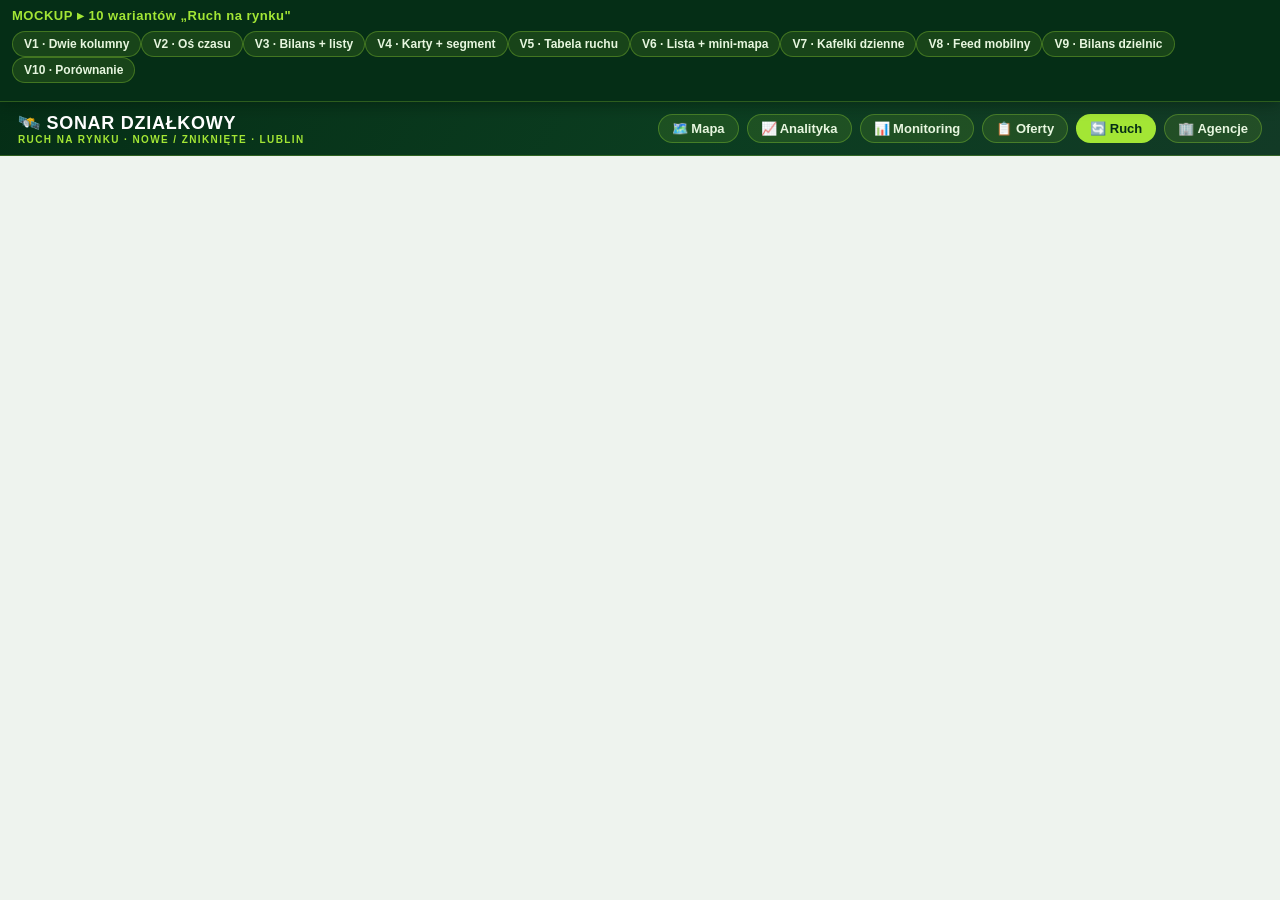
<file: mockups/zmiany_mockups.html>
<!DOCTYPE html>
<html lang="pl">
<head>
<meta charset="UTF-8">
<meta name="viewport" content="width=device-width, initial-scale=1.0">
<title>SONAR DZIAŁKOWY — mockupy strony „Ruch na rynku: nowe / zniknięte" (10 wariantów)</title>
<style>
:root{
  --ink:#0f1f15; --bg:#eef3ee; --card:#fff; --line:#dce5dc;
  --green-900:#052e16; --green-800:#0b3d20; --green-700:#14532d; --green-600:#16a34a;
  --lime:#a3e635; --lime-soft:#ecfccb; --muted:#64748b;
  --gone:#dc2626; --gone-900:#7f1d1d; --new:#16a34a;
}
*{margin:0;padding:0;box-sizing:border-box}
body{font-family:'Segoe UI',-apple-system,BlinkMacSystemFont,Roboto,sans-serif;background:var(--bg);color:var(--ink)}

/* ---- pasek wyboru wariantu (meta-UI mockupu, NIE część strony docelowej) ---- */
.picker{position:sticky;top:0;z-index:50;background:var(--green-900);color:#e7f6df;
  padding:8px 12px;display:flex;gap:8px;flex-wrap:wrap;align-items:center;
  box-shadow:0 2px 14px rgba(2,22,10,.45);border-bottom:1px solid rgba(163,230,53,.25)}
.picker b{font-size:13px;letter-spacing:.04em;margin-right:6px;color:var(--lime)}
.picker button{cursor:pointer;border:1px solid rgba(163,230,53,.3);background:rgba(163,230,53,.12);
  color:#e7f6df;border-radius:999px;padding:5px 11px;font-weight:700;font-size:12px}
.picker button.active{background:var(--lime);color:var(--green-900);border-color:var(--lime)}
.picker .desc{flex-basis:100%;font-size:12px;color:#bcd9b0;margin-top:2px}

/* ---- wspólny nagłówek strony (jak w SONAR DZIAŁKOWY) ---- */
.header{background:linear-gradient(120deg,var(--green-900),var(--green-800) 55%,#123a26);
  color:#fff;padding:10px 18px;display:flex;align-items:center;justify-content:space-between;
  flex-wrap:wrap;gap:10px;border-bottom:1px solid rgba(163,230,53,.25)}
.header h1{font-size:18px;font-weight:800;letter-spacing:.04em;display:flex;align-items:center;gap:10px}
.header h1 .sub{font-size:10px;font-weight:600;color:var(--lime);letter-spacing:.14em;display:block;text-transform:uppercase}
.header-nav{display:flex;gap:8px;flex-wrap:wrap}
.header-nav a{color:#e7f6df;text-decoration:none;background:rgba(163,230,53,.12);border:1px solid rgba(163,230,53,.3);
  padding:6px 13px;border-radius:999px;font-weight:600;font-size:13px}
.header-nav a.active{background:var(--lime);color:var(--green-900)}

/* ---- elementy współdzielone ---- */
.wrap{padding:16px;max-width:1320px;margin:0 auto}
.variant{display:none}
.variant.active{display:block}
h2.vtitle{font-size:16px;margin-bottom:3px;color:var(--green-800)}
p.vnote{font-size:12px;color:var(--muted);margin-bottom:14px}
.badge{font-size:10px;padding:1px 7px;border-radius:999px;font-weight:700;white-space:nowrap;display:inline-block}
.b-olx{background:#e0f2fe;color:#075985}.b-otodom{background:#ede9fe;color:#5b21b6}
.b-adresowo{background:#fef9c3;color:#854d0e}.b-agency{background:var(--lime-soft);color:var(--green-700);border:1px solid #cfe89a}
.b-type{background:#f1f5f9;color:#475569}.b-new{background:var(--new);color:#fff}.b-gone{background:var(--gone);color:#fff}
.b-priv{background:#0284c7;color:#fff}
.trend-up{color:var(--gone);font-weight:700}.trend-down{color:var(--new);font-weight:700}
.muted{color:var(--muted)}
.toolbar{display:flex;gap:8px;flex-wrap:wrap;align-items:center;margin-bottom:14px}
.toolbar select,.toolbar input{font:inherit;font-size:12px;padding:6px 9px;border:1px solid var(--line);border-radius:9px;background:#fff}
.chip{cursor:pointer;border:1px solid var(--line);background:#fff;border-radius:999px;padding:5px 11px;font-size:12px;font-weight:600;user-select:none}
.chip.on{background:var(--green-700);color:#fff;border-color:var(--green-700)}
.pin{display:inline-flex;align-items:center;gap:3px;font-size:11px;font-weight:700;text-decoration:none;border-radius:999px;padding:3px 9px;background:var(--green-600);color:#fff;cursor:pointer;border:none}
.pin.off{background:#f1f5f9;color:#94a3b8;cursor:not-allowed}
.lnk{font-size:11px;font-weight:700;color:var(--green-700);text-decoration:none;border:1px solid var(--line);border-radius:999px;padding:3px 9px}

/* KPI */
.kpis{display:grid;grid-template-columns:repeat(auto-fit,minmax(150px,1fr));gap:12px;margin-bottom:16px}
.kpi{background:var(--card);border:1px solid var(--line);border-radius:14px;padding:12px 14px;box-shadow:0 1px 4px rgba(15,31,21,.06)}
.kpi h3{font-size:10px;text-transform:uppercase;letter-spacing:.07em;color:var(--muted);margin-bottom:5px}
.kpi .v{font-size:23px;font-weight:800;line-height:1}
.kpi .s{font-size:11px;color:var(--muted);margin-top:3px}
.v-gone{color:var(--gone)}.v-new{color:var(--new)}

/* dwie kolumny (V1) */
.cols{display:grid;grid-template-columns:1fr 1fr;gap:16px}
.col{background:var(--bg);border-radius:16px;min-width:0}
.col-head{padding:11px 14px;border-radius:14px;display:flex;align-items:center;gap:8px;font-weight:800;font-size:15px;color:#fff;margin-bottom:10px}
.col.gone .col-head{background:linear-gradient(120deg,var(--gone-900),var(--gone))}
.col.new  .col-head{background:linear-gradient(120deg,var(--green-900),var(--green-600))}
.col-head .cnt{margin-left:auto;font-size:12px;font-weight:700;background:rgba(255,255,255,.18);padding:2px 9px;border-radius:999px}
.list{display:flex;flex-direction:column;gap:10px}
.card{background:#fff;border:1px solid var(--line);border-radius:12px;box-shadow:0 1px 3px rgba(2,22,10,.06);display:flex;gap:10px;padding:10px;position:relative;overflow:hidden}
.card:before{content:"";position:absolute;left:0;top:0;bottom:0;width:4px}
.col.gone .card:before,.card.gone:before{background:var(--gone)}
.col.new  .card:before,.card.new:before{background:var(--new)}
.thumb{width:80px;height:80px;flex:0 0 auto;border-radius:9px;background:#dfe7df;display:flex;align-items:center;justify-content:center;font-size:26px;color:#9db49d}
.body{flex:1;min-width:0;display:flex;flex-direction:column;gap:4px}
.t{font-size:13px;font-weight:700;line-height:1.3}
.badges{display:flex;gap:5px;flex-wrap:wrap;align-items:center}
.price{font-size:15px;font-weight:800;color:var(--green-800)}
.price .pm{font-size:11px;font-weight:600;color:var(--muted)}
.meta{font-size:11px;color:var(--muted);line-height:1.5}
.foot{display:flex;align-items:center;gap:6px;flex-wrap:wrap;margin-top:2px}
.when{font-size:11px;color:var(--muted);margin-right:auto}.when b{color:var(--ink)}

/* timeline (V2) */
.tl{position:relative;margin-left:14px;padding-left:18px;border-left:2px solid var(--line)}
.tl .day{font-size:11px;font-weight:800;color:var(--green-700);text-transform:uppercase;letter-spacing:.05em;margin:14px 0 8px}
.tl .ev{position:relative;background:#fff;border:1px solid var(--line);border-radius:11px;padding:9px 12px;margin-bottom:8px;display:flex;align-items:center;gap:10px}
.tl .ev:before{content:"";position:absolute;left:-25px;top:14px;width:12px;height:12px;border-radius:50%;border:2px solid #fff;box-shadow:0 0 0 1px var(--line)}
.tl .ev.new:before{background:var(--new)}.tl .ev.gone:before{background:var(--gone)}
.tl .dir{font-size:13px;font-weight:800;width:74px;flex:0 0 auto}
.tl .dir.new{color:var(--new)}.tl .dir.gone{color:var(--gone)}

/* tabela (V5) */
table.tbl{width:100%;border-collapse:collapse;font-size:13px;background:#fff;border-radius:12px;overflow:hidden;box-shadow:0 1px 3px rgba(2,22,10,.06)}
table.tbl th{background:var(--lime-soft);color:var(--green-800);text-align:left;padding:9px 10px;font-size:11px;text-transform:uppercase;letter-spacing:.03em;cursor:pointer}
table.tbl td{padding:9px 10px;border-top:1px solid var(--line);vertical-align:middle}
table.tbl tr:hover td{background:#f6faf3}
.dirpill{font-size:11px;font-weight:800;padding:2px 9px;border-radius:999px}
.dirpill.new{background:#dcfce7;color:#166534}.dirpill.gone{background:#fee2e2;color:#991b1b}

/* karty siatka (V4, V8) */
.grid{display:grid;grid-template-columns:repeat(auto-fill,minmax(250px,1fr));gap:12px}
.feed{display:flex;flex-direction:column;gap:12px;max-width:560px;margin:0 auto}

/* split + mini-mapa (V6) */
.split{display:grid;grid-template-columns:minmax(300px,1fr) 1.25fr;gap:14px}
.list-pane{max-height:560px;overflow:auto;border:1px solid var(--line);border-radius:12px;background:#fff}
.li{padding:10px 12px;border-bottom:1px solid var(--line);cursor:pointer;display:flex;gap:8px;align-items:center}
.li:hover{background:#f6faf3}.li.sel{background:var(--lime-soft)}
.li .dot{width:10px;height:10px;border-radius:50%;flex:0 0 auto}
.minimap{position:sticky;top:0;background:linear-gradient(160deg,#e8f0e8,#dde9e3);border:1px solid var(--line);border-radius:14px;height:560px;position:relative;overflow:hidden}
.minimap .mlabel{position:absolute;top:8px;left:10px;font-size:11px;font-weight:700;color:var(--green-700);background:rgba(255,255,255,.8);padding:2px 8px;border-radius:999px}
.mpin{position:absolute;transform:translate(-50%,-50%);width:14px;height:14px;border-radius:50% 50% 50% 0;rotate:-45deg;border:2px solid #fff;box-shadow:0 1px 3px rgba(0,0,0,.4);cursor:pointer}
.mpin.sel{width:20px;height:20px;z-index:5}

/* dzienne (V7) */
.dayblock{background:#fff;border:1px solid var(--line);border-radius:14px;padding:14px;margin-bottom:12px;box-shadow:0 1px 3px rgba(2,22,10,.06)}
.dayblock h3{font-size:13px;color:var(--green-700);margin-bottom:10px;display:flex;align-items:center;gap:8px}
.daygrid{display:grid;grid-template-columns:1fr 1fr;gap:12px}
.daygrid h4{font-size:11px;text-transform:uppercase;letter-spacing:.05em;margin-bottom:6px}
.daygrid h4.gone{color:var(--gone)}.daygrid h4.new{color:var(--new)}
.minirow{font-size:12px;padding:5px 0;border-bottom:1px dashed var(--line);display:flex;justify-content:space-between;gap:8px}

/* dzielnice (V9) */
.distrow{display:grid;grid-template-columns:120px 1fr 60px;align-items:center;gap:10px;margin-bottom:7px;font-size:12px}
.distbar{display:flex;align-items:center;height:20px}
.distbar .b-out{background:var(--gone);height:100%;border-radius:4px 0 0 4px}
.distbar .b-in{background:var(--new);height:100%;border-radius:0 4px 4px 0}
.distbar .mid{width:2px;height:26px;background:#94a3b8}

/* porównanie (V10) */
.cmp{display:grid;grid-template-columns:1fr 110px 1fr;gap:14px;align-items:start}
.cmp .panel{background:#fff;border:1px solid var(--line);border-radius:14px;padding:14px;box-shadow:0 1px 3px rgba(2,22,10,.06)}
.cmp .panel.gone{border-top:4px solid var(--gone)}.cmp .panel.new{border-top:4px solid var(--new)}
.cmp .gauge{text-align:center;padding-top:30px}
.cmp .gauge .big{font-size:34px;font-weight:800}
.statline{display:flex;justify-content:space-between;font-size:12px;padding:6px 0;border-bottom:1px solid var(--line)}
.statline b{color:var(--ink)}

@media(max-width:820px){.cols,.daygrid,.split,.cmp{grid-template-columns:1fr}.minimap{height:340px}}
</style>
</head>
<body>

<div class="picker" id="picker">
  <b>MOCKUP ▸ 10 wariantów „Ruch na rynku"</b>
  <span id="btns"></span>
  <span class="desc" id="vdesc"></span>
</div>

<header class="header">
  <h1><span>🛰️ SONAR DZIAŁKOWY<span class="sub">ruch na rynku · nowe / zniknięte · Lublin</span></span></h1>
  <nav class="header-nav">
    <a href="#">🗺️ Mapa</a><a href="#">📈 Analityka</a><a href="#">📊 Monitoring</a>
    <a href="#">📋 Oferty</a><a href="#" class="active">🔄 Ruch</a><a href="#">🏢 Agencje</a>
  </nav>
</header>

<div class="wrap">
  <div id="v1" class="variant"></div>
  <div id="v2" class="variant"></div>
  <div id="v3" class="variant"></div>
  <div id="v4" class="variant"></div>
  <div id="v5" class="variant"></div>
  <div id="v6" class="variant"></div>
  <div id="v7" class="variant"></div>
  <div id="v8" class="variant"></div>
  <div id="v9" class="variant"></div>
  <div id="v10" class="variant"></div>
</div>

<script>
/* =========================================================================
   PRZYKŁADOWE DANE — działki Lublin. Każda oferta to znormalizowany rekord
   z data.json: first/last (first_seen/last_seen), active, daysActive,
   coords{lat,lon} (pinezka → mapa). Nowe = active z świeżym first; zniknięte
   = !active z świeżym last.
   ========================================================================= */
const TODAY=new Date('2026-06-16T12:00:00');
const SAMPLE=[
 {id:'otodom:68064601',t:'Działka budowlana, Sławin',src:'otodom',ag:null,type:'budowlana',dist:'Sławin',area:1050,price:299000,
  first:'2026-06-15',last:'2026-06-16',active:true, priv:true,  lat:51.293,lon:22.510, prev:325000,trend:'down'},
 {id:'olx:CID3-IDa1',t:'Działka inwestycyjna, Felin',src:'olx',ag:null,type:'inwestycyjna',dist:'Felin',area:3400,price:599000,
  first:'2026-06-16',last:'2026-06-16',active:true, priv:false, lat:51.221,lon:22.642, prev:null,trend:'flat'},
 {id:'adresowo:99213',t:'Działka budowlana, Węglin Płd.',src:'adresowo',ag:null,type:'budowlana',dist:'Węglin',area:900,price:245000,
  first:'2026-06-14',last:'2026-06-16',active:true, priv:true,  lat:51.225,lon:22.494, prev:null,trend:'flat'},
 {id:'olx:CID3-IDc3',t:'Działka, Sławinek (blisko lasu)',src:'olx',ag:null,type:'budowlana',dist:'Sławinek',area:1200,price:450000,
  first:'2026-06-13',last:'2026-06-16',active:true, priv:true,  lat:null,lon:null, prev:null,trend:'flat'},
 {id:'idshome:7082291',t:'Działka, Hajdów-Zadębie',src:'agency',ag:'IdsHome',type:'budowlana',dist:'Hajdów',area:5002,price:1290000,
  first:'2026-06-12',last:'2026-06-16',active:true, priv:false, lat:51.272,lon:22.640, prev:1390000,trend:'down'},
 {id:'otodom:68111002',t:'Działka usługowa, Wrotków',src:'otodom',ag:null,type:'usługowa',dist:'Wrotków',area:2100,price:560000,
  first:'2026-06-11',last:'2026-06-16',active:true, priv:false, lat:51.207,lon:22.540, prev:null,trend:'flat'},
 {id:'adresowo:99250',t:'Działka inwestycyjna, Tatary',src:'adresowo',ag:null,type:'inwestycyjna',dist:'Tatary',area:4300,price:899000,
  first:'2026-06-09',last:'2026-06-16',active:true, priv:false, lat:51.255,lon:22.610, prev:950000,trend:'down'},

 {id:'olx:CID3-IDb2',t:'Działka, Czechów Północny',src:'olx',ag:null,type:'budowlana',dist:'Czechów',area:780,price:349000,
  first:'2026-04-30',last:'2026-06-15',active:false,priv:true,  lat:51.275,lon:22.555, prev:330000,trend:'up', daysActive:46},
 {id:'pasjonaci:711201',t:'Działka rolna, Konopnica',src:'agency',ag:'Pasjonaci',type:'rolna',dist:'Konopnica',area:7600,price:720000,
  first:'2026-05-02',last:'2026-06-14',active:false,priv:false, lat:51.222,lon:22.460, prev:760000,trend:'down', daysActive:43},
 {id:'otodom:67465295',t:'Działka rolno-budowlana, Zemborzyce',src:'otodom',ag:null,type:'rolno-budowlana',dist:'Zemborzyce',area:1800,price:299000,
  first:'2026-05-08',last:'2026-06-13',active:false,priv:true,  lat:51.184,lon:22.520, prev:280000,trend:'up', daysActive:36},
 {id:'olx:CID3-IDd4',t:'Działka budowlana, Dziesiąta',src:'olx',ag:null,type:'budowlana',dist:'Dziesiąta',area:1120,price:389000,
  first:'2026-05-28',last:'2026-06-12',active:false,priv:true,  lat:null,lon:null, prev:419000,trend:'down', daysActive:15},
 {id:'otodom:68023411',t:'Działka, Ponikwoda',src:'otodom',ag:null,type:'budowlana',dist:'Ponikwoda',area:980,price:330000,
  first:'2026-06-02',last:'2026-06-11',active:false,priv:false, lat:51.268,lon:22.595, prev:null,trend:'flat', daysActive:9},
 {id:'anma:6677851',t:'Duża działka, Zemborzyce',src:'agency',ag:'ANMA',type:'inwestycyjna',dist:'Zemborzyce',area:24252,price:1281540,
  first:'2026-03-15',last:'2026-06-10',active:false,priv:false, lat:51.176,lon:22.515, prev:null,trend:'flat', daysActive:87},
];
SAMPLE.forEach(o=>{o.perM2=Math.round(o.price/o.area); o.hasGps=o.lat!=null;});
const NEW =()=>SAMPLE.filter(o=>o.active);
const GONE=()=>SAMPLE.filter(o=>!o.active);

/* ---------- helpery ---------- */
const PLN=n=>n==null?'—':n.toLocaleString('pl-PL')+' zł';
const PERM2=n=>n==null?'—':n.toLocaleString('pl-PL')+' zł/m²';
const AREA=n=>n.toLocaleString('pl-PL')+' m²';
const SRC={olx:['OLX','b-olx'],otodom:['Otodom','b-otodom'],adresowo:['Adresowo','b-adresowo'],agency:['Agencja','b-agency']};
function srcBadge(o){const[l,c]=SRC[o.src];return `<span class="badge ${c}">${o.ag||l}</span>`;}
function typeBadge(o){return `<span class="badge b-type">${o.type}</span>`;}
function ageDays(d){return Math.floor((TODAY-new Date(d+'T12:00:00'))/86400000);}
function relDate(d){const n=ageDays(d);if(n<=0)return 'dzisiaj';if(n===1)return 'wczoraj';return n+' dni temu';}
function trendTxt(o){if(o.trend==='flat'||!o.prev)return '';const down=o.trend==='down';
  return ` <span class="trend-${down?'down':'up'}">${down?'▼':'▲'} było ${PLN(o.prev)}</span>`;}
function pinBtn(o){return o.hasGps
  ? `<a class="pin" href="#" onclick="return false" title="Pokaż na mapie (index.html#offer=${o.id})">📍 Mapa</a>`
  : `<span class="pin off" title="Brak GPS">📍 bez GPS</span>`;}
function median(a){if(!a.length)return null;const s=[...a].sort((x,y)=>x-y);const m=s.length>>1;return s.length%2?s[m]:(s[m-1]+s[m])/2;}

/* karta wspólna */
function card(o,kind){
  const when=kind==='new'?`🆕 dodano <b>${relDate(o.first)}</b>`
    :`⏸ zniknęła <b>${relDate(o.last)}</b> · była <b>${o.daysActive} dni</b>`;
  const nb=kind==='new'?'<span class="badge b-new">NOWA</span>':'';
  const pb=o.priv?'<span class="badge b-priv">właściciel</span>':'';
  return `<article class="card ${kind}">
    <div class="thumb">🌳</div>
    <div class="body">
      <div class="t">${o.t}</div>
      <div class="badges">${srcBadge(o)}${typeBadge(o)}${nb}${pb}</div>
      <div class="price">${PLN(o.price)} <span class="pm">· ${PERM2(o.perM2)}</span>${trendTxt(o)}</div>
      <div class="meta">📐 ${AREA(o.area)} · 📍 ${o.dist}</div>
      <div class="foot"><span class="when">${when}</span>${pinBtn(o)}
        <a class="lnk" href="#" onclick="return false">Ogłoszenie ↗</a></div>
    </div>
  </article>`;
}

/* mini KPI bilans */
function kpis(){
  const n=NEW(),g=GONE();const net=n.length-g.length;
  const ppm=median(n.map(o=>o.perM2));
  const life=Math.round(g.reduce((a,b)=>a+b.daysActive,0)/g.length);
  return `<div class="kpis">
    <div class="kpi"><h3>Zniknęło z rynku</h3><div class="v v-gone">${g.length}</div><div class="s">w oknie 14 dni</div></div>
    <div class="kpi"><h3>Nowych ofert</h3><div class="v v-new">${n.length}</div><div class="s">w oknie 14 dni</div></div>
    <div class="kpi"><h3>Bilans netto</h3><div class="v" style="color:${net>=0?'var(--new)':'var(--gone)'}">${net>0?'+':''}${net}</div><div class="s">nowe − zniknięte</div></div>
    <div class="kpi"><h3>Mediana cena/m² — nowe</h3><div class="v" style="font-size:19px">${PERM2(ppm)}</div><div class="s">w nowych ofertach</div></div>
    <div class="kpi"><h3>Śr. czas życia</h3><div class="v" style="font-size:19px">${life} dni</div><div class="s">zniknięte oferty</div></div>
  </div>`;
}

/* ===================== WARIANTY ===================== */
const VARIANTS=[
 {id:'v1',name:'V1 · Dwie kolumny',desc:'Strona docelowa: po lewej oferty zniknięte (czerwone), po prawej nowe (zielone). Każda karta z miniaturą, ceną/m², datą i pinezką 📍 przenoszącą do mapy (index.html#offer=<id>). Na górze pasek bilansu + filtry okna/źródła.'},
 {id:'v2',name:'V2 · Oś czasu',desc:'Jeden chronologiczny strumień zdarzeń (najnowsze u góry) z separatorami dni: zielona kropka = pojawiła się, czerwona = zniknęła. Świetne do śledzenia „co się dziś działo".'},
 {id:'v3',name:'V3 · Bilans + listy',desc:'Akcent na liczby: duże KPI (nowe, zniknięte, bilans netto, mediana, rotacja) + dwie kompaktowe listy pod spodem. Widok „zarządczy".'},
 {id:'v4',name:'V4 · Karty + segment',desc:'Siatka kart z przełącznikiem Nowe / Zniknięte / Wszystkie. Kolor lewej krawędzi karty koduje kierunek. Wizualne, dobre na desktop.'},
 {id:'v5',name:'V5 · Tabela ruchu',desc:'Gęsta sortowalna tabela wszystkich zmian z kolumną „kierunek" (▲ nowa / ▼ zniknięta), źródłem, ceną/m², datą i czasem życia. Maks. danych na ekranie.'},
 {id:'v6',name:'V6 · Lista + mini-mapa',desc:'Lista po lewej, podgląd mapy po prawej. Klik karty podświetla pinezkę; „otwórz w pełnej mapie" przenosi do widoku Leaflet. Przestrzenny kontekst od razu.'},
 {id:'v7',name:'V7 · Kafelki dzienne',desc:'Grupowanie po dniu skanu: każdy dzień to blok z dwiema mini-listami (pojawiły się / zniknęły). Dobre do raportu dziennego.'},
 {id:'v8',name:'V8 · Feed mobilny',desc:'Jedna kolumna dużych kart (nowe i zniknięte przeplatane, oznaczone kolorem). Duże cele dotyku — „mobile-first".'},
 {id:'v9',name:'V9 · Bilans dzielnic',desc:'Dla każdej dzielnicy słupek: w lewo czerwony (odpływ = zniknięcia), w prawo zielony (napływ = nowe). Pokazuje GDZIE rynek się rusza.'},
 {id:'v10',name:'V10 · Porównanie',desc:'Dwa panele statystyk (zniknęło ↔ pojawiło się) z licznikiem rotacji rynku w środku: liczby, mediany cen/m², średni czas życia, struktura źródeł.'},
];

/* ---- V1: dwie kolumny (docelowa) ---- */
function buildV1(){
  document.getElementById('v1').innerHTML=`
    <h2 class="vtitle">Ruch na rynku — nowe vs zniknięte</h2>
    <p class="vnote">Domyślny układ podstrony. 📍 przy każdej ofercie przenosi do mapy i otwiera jej pinezkę.</p>
    <div class="toolbar">
      <select><option>Okno: 14 dni</option><option>Okno: 7 dni</option><option>Okno: 30 dni</option></select>
      <select><option>Sortuj: data (najnowsze)</option><option>cena ↓</option><option>cena/m² ↑</option></select>
      <input type="search" placeholder="szukaj: tytuł / dzielnica…">
      <span class="chip on">OLX</span><span class="chip on">Otodom</span><span class="chip on">Adresowo</span><span class="chip">Agencje</span>
    </div>
    ${kpis()}
    <div class="cols">
      <section class="col gone"><div class="col-head">🔴 Zniknęły z rynku <span class="cnt">${GONE().length}</span></div>
        <div class="list">${GONE().map(o=>card(o,'gone')).join('')}</div></section>
      <section class="col new"><div class="col-head">🟢 Nowe oferty <span class="cnt">${NEW().length}</span></div>
        <div class="list">${NEW().map(o=>card(o,'new')).join('')}</div></section>
    </div>`;
}

/* ---- V2: oś czasu ---- */
function buildV2(){
  const ev=SAMPLE.map(o=>({o,kind:o.active?'new':'gone',d:o.active?o.first:o.last}))
    .sort((a,b)=>new Date(b.d)-new Date(a.d));
  let html='',lastDay=null;
  ev.forEach(e=>{
    if(e.d!==lastDay){html+=`<div class="day">${relDate(e.d)} · ${e.d}</div>`;lastDay=e.d;}
    html+=`<div class="ev ${e.kind}">
      <span class="dir ${e.kind}">${e.kind==='new'?'+ NOWA':'− ZNIKŁA'}</span>
      <div style="flex:1;min-width:0">
        <div class="t" style="font-size:12px">${e.o.t}</div>
        <div class="meta">${srcBadge(e.o)} ${typeBadge(e.o)} · <b>${PLN(e.o.price)}</b> · ${PERM2(e.o.perM2)} · ${e.o.dist}${e.kind==='gone'?` · była ${e.o.daysActive} dni`:''}</div>
      </div>${pinBtn(e.o)}</div>`;
  });
  document.getElementById('v2').innerHTML=`
    <h2 class="vtitle">Oś czasu ruchu</h2>
    <p class="vnote">Wszystkie zdarzenia chronologicznie. Kropka zielona = pojawiła się, czerwona = zniknęła.</p>
    ${kpis()}<div class="tl">${html}</div>`;
}

/* ---- V3: bilans + kompaktowe listy ---- */
function buildV3(){
  const mini=(o,kind)=>`<div class="minirow"><span>${kind==='new'?'🟢':'🔴'} ${o.t} <span class="muted">· ${o.dist}</span></span>
    <span><b>${PLN(o.price)}</b> ${pinBtn(o)}</span></div>`;
  document.getElementById('v3').innerHTML=`
    <h2 class="vtitle">Bilans rynku</h2>
    <p class="vnote">Akcent na liczby — szybki przegląd kondycji rynku.</p>
    ${kpis()}
    <div class="cols">
      <div class="card" style="display:block"><h3 style="color:var(--gone);margin-bottom:8px">🔴 Zniknęły (${GONE().length})</h3>${GONE().map(o=>mini(o,'gone')).join('')}</div>
      <div class="card" style="display:block"><h3 style="color:var(--new);margin-bottom:8px">🟢 Nowe (${NEW().length})</h3>${NEW().map(o=>mini(o,'new')).join('')}</div>
    </div>`;
}

/* ---- V4: karty + segment ---- */
function buildV4(){
  function render(seg){
    let arr=seg==='new'?NEW():seg==='gone'?GONE():SAMPLE;
    document.getElementById('v4grid').innerHTML=arr.map(o=>card(o,o.active?'new':'gone')).join('');
    document.querySelectorAll('#v4seg .chip').forEach(c=>c.classList.toggle('on',c.dataset.s===seg));
  }
  document.getElementById('v4').innerHTML=`
    <h2 class="vtitle">Karty zmian</h2>
    <p class="vnote">Przełącz segment; kolor krawędzi karty koduje kierunek.</p>
    <div class="toolbar" id="v4seg">
      <span class="chip" data-s="all" onclick="V4r('all')">Wszystkie</span>
      <span class="chip on" data-s="new" onclick="V4r('new')">🟢 Nowe (${NEW().length})</span>
      <span class="chip" data-s="gone" onclick="V4r('gone')">🔴 Zniknięte (${GONE().length})</span>
    </div>
    <div class="grid" id="v4grid"></div>`;
  window.V4r=render;render('new');
}

/* ---- V5: tabela ruchu ---- */
function buildV5(){
  const rows=SAMPLE.map(o=>{const kind=o.active?'new':'gone';
    return `<tr>
      <td><span class="dirpill ${kind}">${kind==='new'?'▲ nowa':'▼ zniknięta'}</span></td>
      <td><b>${o.t}</b><br><span class="muted" style="font-size:11px">${o.dist}</span></td>
      <td>${srcBadge(o)}</td><td>${typeBadge(o)}</td>
      <td>${AREA(o.area)}</td><td><b>${PLN(o.price)}</b></td><td class="muted">${PERM2(o.perM2)}</td>
      <td>${kind==='new'?relDate(o.first):relDate(o.last)}</td>
      <td>${o.active?'<span class="muted">—</span>':o.daysActive+' dni'}</td>
      <td>${pinBtn(o)}</td></tr>`;}).join('');
  document.getElementById('v5').innerHTML=`
    <h2 class="vtitle">Tabela ruchu</h2><p class="vnote">Maks. danych na ekranie; sortowalne kolumny.</p>
    ${kpis()}
    <table class="tbl"><thead><tr><th>Kierunek</th><th>Oferta</th><th>Źródło</th><th>Typ</th><th>Pow.</th><th>Cena</th><th>Cena/m²</th><th>Kiedy</th><th>Czas życia</th><th></th></tr></thead>
    <tbody>${rows}</tbody></table>`;
}

/* ---- V6: lista + mini-mapa ---- */
function buildV6(){
  // proste rzutowanie lat/lon na pudełko (przybliżony bbox Lublina)
  const LA0=51.30,LA1=51.17,LO0=22.45,LO1=22.66;
  const px=o=>((o.lon-LO0)/(LO1-LO0))*100, py=o=>((LA0-o.lat)/(LA0-LA1))*100;
  let sel=SAMPLE.find(o=>o.hasGps).id;
  function render(){
    const list=SAMPLE.map(o=>{const kind=o.active?'new':'gone';
      return `<div class="li ${o.id===sel?'sel':''}" onclick="V6s('${o.id}')">
        <span class="dot" style="background:${kind==='new'?'var(--new)':'var(--gone)'}"></span>
        <div style="flex:1;min-width:0"><div class="t" style="font-size:12px">${o.t}</div>
          <div class="meta">${PLN(o.price)} · ${PERM2(o.perM2)} · ${o.dist}${o.hasGps?'':' · <span class="muted">bez GPS</span>'}</div></div>
      </div>`;}).join('');
    const pins=SAMPLE.filter(o=>o.hasGps).map(o=>{const kind=o.active?'new':'gone';
      return `<div class="mpin ${o.id===sel?'sel':''}" style="left:${px(o)}%;top:${py(o)}%;background:${kind==='new'?'var(--new)':'var(--gone)'}" onclick="V6s('${o.id}')" title="${o.t}"></div>`;}).join('');
    document.getElementById('v6').innerHTML=`
      <h2 class="vtitle">Lista + mini-mapa</h2><p class="vnote">Klik podświetla pinezkę. „Otwórz w pełnej mapie" → index.html#offer=&lt;id&gt;.</p>
      <div class="split">
        <div class="list-pane">${list}</div>
        <div class="minimap"><span class="mlabel">🗺️ podgląd · Lublin</span>${pins}
          <a class="pin" style="position:absolute;bottom:10px;right:10px" href="#" onclick="return false">↗ pełna mapa</a></div>
      </div>`;
  }
  window.V6s=id=>{sel=id;render();};render();
}

/* ---- V7: kafelki dzienne ---- */
function buildV7(){
  const days={};
  SAMPLE.forEach(o=>{const d=o.active?o.first:o.last;(days[d]=days[d]||[]).push(o);});
  const sorted=Object.keys(days).sort().reverse();
  const block=d=>{const list=days[d];const ns=list.filter(o=>o.active),gs=list.filter(o=>!o.active);
    const row=o=>`<div class="minirow"><span>${o.t} <span class="muted">· ${o.dist}</span></span><span><b>${PLN(o.price)}</b> ${pinBtn(o)}</span></div>`;
    return `<div class="dayblock"><h3>📅 ${d} <span class="muted" style="font-weight:600">(${relDate(d)})</span></h3>
      <div class="daygrid">
        <div><h4 class="gone">🔴 Zniknęły (${gs.length})</h4>${gs.length?gs.map(row).join(''):'<div class="muted" style="font-size:12px">—</div>'}</div>
        <div><h4 class="new">🟢 Nowe (${ns.length})</h4>${ns.length?ns.map(row).join(''):'<div class="muted" style="font-size:12px">—</div>'}</div>
      </div></div>`;};
  document.getElementById('v7').innerHTML=`
    <h2 class="vtitle">Kafelki dzienne</h2><p class="vnote">Raport dzień po dniu: co się pojawiło i co zniknęło.</p>
    ${sorted.map(block).join('')}`;
}

/* ---- V8: feed mobilny ---- */
function buildV8(){
  const all=SAMPLE.map(o=>({o,d:o.active?o.first:o.last})).sort((a,b)=>new Date(b.d)-new Date(a.d));
  document.getElementById('v8').innerHTML=`
    <h2 class="vtitle">Feed mobilny</h2><p class="vnote">Jedna kolumna, duże karty, nowe i zniknięte przeplatane.</p>
    <div class="feed">${all.map(e=>card(e.o,e.o.active?'new':'gone')).join('')}</div>`;
}

/* ---- V9: bilans dzielnic ---- */
function buildV9(){
  const d={};SAMPLE.forEach(o=>{d[o.dist]=d[o.dist]||{in:0,out:0};o.active?d[o.dist].in++:d[o.dist].out++;});
  const max=Math.max(...Object.values(d).flatMap(x=>[x.in,x.out]),1);
  const rows=Object.entries(d).sort((a,b)=>(b[1].in+b[1].out)-(a[1].in+a[1].out)).map(([name,x])=>{
    const net=x.in-x.out;
    return `<div class="distrow">
      <span style="text-align:right">${name}</span>
      <div class="distbar" style="justify-content:flex-end">
        <div class="b-out" style="width:${x.out/max*45}%" title="zniknęły: ${x.out}"></div>
        <span class="mid"></span>
        <div class="b-in" style="width:${x.in/max*45}%" title="nowe: ${x.in}"></div>
      </div>
      <span style="color:${net>=0?'var(--new)':'var(--gone)'};font-weight:800">${net>0?'+':''}${net}</span>
    </div>`;}).join('');
  document.getElementById('v9').innerHTML=`
    <h2 class="vtitle">Bilans dzielnic</h2>
    <p class="vnote">Lewa (czerwona) = odpływ (zniknięcia), prawa (zielona) = napływ (nowe). Liczba = bilans netto.</p>
    ${kpis()}<div class="card" style="display:block">${rows}</div>`;
}

/* ---- V10: porównanie ---- */
function buildV10(){
  const n=NEW(),g=GONE();
  const srcStat=arr=>{const c={};arr.forEach(o=>c[o.ag||SRC[o.src][0]]=(c[o.ag||SRC[o.src][0]]||0)+1);
    return Object.entries(c).map(([k,v])=>`${k}: <b>${v}</b>`).join(' · ');};
  const panel=(arr,kind)=>`<div class="panel ${kind}">
    <h3 style="color:${kind==='new'?'var(--new)':'var(--gone)'};margin-bottom:10px">${kind==='new'?'🟢 Pojawiło się':'🔴 Zniknęło'}</h3>
    <div class="statline"><span>Liczba ofert</span><b>${arr.length}</b></div>
    <div class="statline"><span>Mediana cena/m²</span><b>${PERM2(median(arr.map(o=>o.perM2)))}</b></div>
    <div class="statline"><span>Mediana ceny</span><b>${PLN(median(arr.map(o=>o.price)))}</b></div>
    ${kind==='gone'?`<div class="statline"><span>Śr. czas życia</span><b>${Math.round(g.reduce((a,b)=>a+b.daysActive,0)/g.length)} dni</b></div>`:`<div class="statline"><span>Z GPS na mapie</span><b>${arr.filter(o=>o.hasGps).length}/${arr.length}</b></div>`}
    <div class="statline" style="border:none"><span>Źródła</span></div>
    <div class="muted" style="font-size:12px">${srcStat(arr)}</div>
  </div>`;
  const rot=(g.length/(n.length+g.length)*100).toFixed(0);
  document.getElementById('v10').innerHTML=`
    <h2 class="vtitle">Porównanie ruchu</h2><p class="vnote">Lustrzane statystyki + wskaźnik rotacji rynku w środku.</p>
    <div class="cmp">
      ${panel(g,'gone')}
      <div class="gauge"><div class="muted" style="font-size:11px;text-transform:uppercase">Rotacja</div>
        <div class="big" style="color:var(--gone)">${rot}%</div>
        <div class="muted" style="font-size:11px">ofert zniknęło<br>na ${n.length+g.length} zmian</div>
        <div style="margin-top:16px;font-size:11px;text-transform:uppercase;color:var(--muted)">Bilans</div>
        <div class="big" style="color:${n.length-g.length>=0?'var(--new)':'var(--gone)'}">${n.length-g.length>0?'+':''}${n.length-g.length}</div></div>
      ${panel(n,'new')}
    </div>`;
}

/* ===================== STEROWANIE MOCKUPEM ===================== */
const BUILDERS={v1:buildV1,v2:buildV2,v3:buildV3,v4:buildV4,v5:buildV5,v6:buildV6,v7:buildV7,v8:buildV8,v9:buildV9,v10:buildV10};
let built={};
function show(id){
  document.querySelectorAll('.variant').forEach(v=>v.classList.remove('active'));
  document.querySelectorAll('#btns button').forEach(b=>b.classList.toggle('active',b.dataset.v===id));
  if(!built[id]){BUILDERS[id]();built[id]=true;}
  document.getElementById(id).classList.add('active');
  document.getElementById('vdesc').textContent=VARIANTS.find(v=>v.id===id).desc;
  location.hash=id;
}
document.getElementById('btns').innerHTML=VARIANTS.map(v=>`<button data-v="${v.id}" onclick="show('${v.id}')">${v.name}</button>`).join('');
show((location.hash||'#v1').slice(1) in BUILDERS?location.hash.slice(1):'v1');
</script>
</body>
</html>
</file>
<file: docs/assets/style.css>
:root {
    --ink: #0f1f15;
    --bg: #eef3ee;
    --card: #ffffff;
    --line: #dce5dc;
    --green-900: #052e16;
    --green-800: #0b3d20;
    --green-700: #14532d;
    --green-600: #16a34a;
    --lime: #a3e635;
    --lime-soft: #ecfccb;
    --muted: #64748b;
}

* { margin: 0; padding: 0; box-sizing: border-box; }

body {
    font-family: 'Segoe UI', -apple-system, BlinkMacSystemFont, Roboto, sans-serif;
    background: var(--bg);
    color: var(--ink);
}

#app { display: flex; flex-direction: column; height: 100vh; }

/* ===== Header ===== */
.header {
    background: linear-gradient(120deg, var(--green-900) 0%, var(--green-800) 55%, #123a26 100%);
    color: white;
    padding: 10px 18px;
    display: flex;
    align-items: center;
    justify-content: space-between;
    flex-wrap: wrap;
    gap: 10px;
    box-shadow: 0 2px 14px rgba(2, 22, 10, 0.45);
    z-index: 1001;
    border-bottom: 1px solid rgba(163, 230, 53, 0.25);
}
.header h1 {
    font-size: 19px;
    font-weight: 800;
    letter-spacing: 0.04em;
    display: flex;
    align-items: center;
    gap: 10px;
}
.header h1 .sub {
    font-size: 11px;
    font-weight: 600;
    color: var(--lime);
    letter-spacing: 0.14em;
    display: block;
    text-transform: uppercase;
    opacity: 0.9;
}
.sonar-logo { display: inline-flex; filter: drop-shadow(0 0 6px rgba(163,230,53,0.35)); }

.header-nav { display: flex; gap: 8px; flex-wrap: wrap; align-items: center; }
.header-nav a {
    color: #e7f6df;
    text-decoration: none;
    background: rgba(163, 230, 53, 0.12);
    border: 1px solid rgba(163, 230, 53, 0.3);
    padding: 7px 14px;
    border-radius: 999px;
    font-weight: 600;
    font-size: 13px;
    transition: background 0.2s, transform 0.15s;
}
.header-nav a:hover { background: rgba(163, 230, 53, 0.28); transform: translateY(-1px); }
.header-nav a.active { background: var(--lime); color: var(--green-900); }
.header-meta { font-size: 12px; opacity: 0.85; }

/* ===== Layout ===== */
.main-container { display: flex; flex: 1; overflow: hidden; }
#map { flex: 1; z-index: 1; }

.sidebar {
    width: 308px;
    background: var(--bg);
    overflow-y: auto;
    border-left: 1px solid var(--line);
    display: flex;
    flex-direction: column;
    gap: 10px;
    padding: 10px;
}

.sidebar-stats {
    background: linear-gradient(135deg, var(--green-900), var(--green-700));
    color: #e7f6df;
    border-radius: 14px;
    padding: 12px 14px;
    box-shadow: 0 4px 12px rgba(2, 22, 10, 0.25);
}
.stat-item { display: flex; justify-content: space-between; font-size: 13px; padding: 3px 0; }
.stat-label { opacity: 0.8; }
.stat-value { font-weight: 800; color: var(--lime); }

.filters-container { display: flex; flex-direction: column; gap: 10px; }
.filter-group {
    background: var(--card);
    border: 1px solid var(--line);
    border-radius: 14px;
    padding: 12px 14px;
    box-shadow: 0 1px 4px rgba(15, 31, 21, 0.06);
}
.filter-group h3 {
    font-size: 12px;
    text-transform: uppercase;
    letter-spacing: 0.08em;
    color: var(--green-700);
    margin-bottom: 8px;
}
.filter-group label { display: block; font-size: 13px; padding: 3px 0; cursor: pointer; }
.filter-group input[type="number"] {
    width: 108px; padding: 4px 8px;
    border: 1px solid var(--line); border-radius: 8px;
}
.filter-group select {
    width: 100%; padding: 6px 8px;
    border: 1px solid var(--line); border-radius: 8px;
    background: white; font-size: 13px;
}
.count { color: #94a3b8; font-size: 12px; }

.src-badge { display: inline-block; padding: 1px 9px; border-radius: 999px; font-size: 11px; font-weight: 700; color: white; }
.src-olx { background: #0284c7; }
.src-otodom { background: #65a30d; }
.src-adresowo { background: #e11d48; }

/* miniatury kształtów pinezek w warstwach */
.shape-pin, .shape-square {
    display: inline-block; width: 13px; height: 13px; margin-right: 4px; vertical-align: -2px;
}
.shape-pin { background: var(--green-600); border-radius: 50% 50% 50% 0; transform: rotate(-45deg); border: 1.5px solid white; box-shadow: 0 0 0 1px #cbd5e1; }
.shape-square { background: var(--green-600); border: 1.5px dashed white; box-shadow: 0 0 0 1px #cbd5e1; }
.shape-inactive { background: #9ca3af; }

.agency-group { background: #fffbeb; border-color: #fcd34d; }
.agency-group h3 { color: #92400e; }
#agency-filters { margin-left: 10px; }
#agency-filters label { border-left: 2px solid #fcd34d; padding-left: 8px; margin: 2px 0; }

.legend-row { display: flex; align-items: center; gap: 8px; font-size: 12px; padding: 2px 0; }
.legend-dot { width: 14px; height: 14px; border-radius: 50%; flex-shrink: 0; border: 1px solid rgba(0,0,0,0.25); }
.legend-note { font-size: 11px; color: var(--muted); margin-top: 8px; line-height: 1.55; }
.type-swatch { display: inline-block; width: 22px; height: 11px; border-radius: 3px; vertical-align: -1px; border: 1px solid rgba(0,0,0,0.15); }

/* ===== Popup ===== */
.leaflet-popup-content-wrapper { border-radius: 14px; }
.leaflet-popup-content { margin: 12px 14px; min-width: 250px; }
.popup-title { font-weight: 700; font-size: 14px; margin-bottom: 6px; line-height: 1.3; }
.popup-price { font-size: 17px; font-weight: 800; color: var(--green-700); }
.popup-meta { font-size: 12px; color: #4b5563; margin: 6px 0; line-height: 1.6; }
.popup-desc { font-size: 12px; color: var(--muted); max-height: 110px; overflow-y: auto; margin: 6px 0; border-top: 1px solid #e5e7eb; padding-top: 6px; white-space: pre-line; }
.popup-img { width: 100%; max-height: 130px; object-fit: cover; border-radius: 10px; margin-bottom: 6px; }
.popup-links a {
    display: inline-block; margin-right: 8px; margin-top: 4px; padding: 6px 14px;
    background: var(--green-600); color: white; border-radius: 999px;
    text-decoration: none; font-size: 12px; font-weight: 700;
}
.popup-links a.secondary { background: #0284c7; }

/* ===== Pasek „ta oferta vs mediana grupy" =====
   FIX 2026-08-28: wspólny dla rankingu okazji (docs/okazje.html) i dymka
   na mapie. Skala 0…1,5 × mediana grupy, fioletowy znacznik na 66,7% = mediana
   porównywalnych. Liczby dowozi assets/market_ref.js. */
.rbar { position: relative; height: 8px; border-radius: 999px; background: #eef2f0; overflow: visible; }
.rbar i { position: absolute; left: 0; top: 0; bottom: 0; border-radius: 999px;
          background: linear-gradient(90deg, #16a34a, #65a30d); }
.rbar i.above { background: linear-gradient(90deg, #f59e0b, #dc2626); }
.rbar i.par { background: linear-gradient(90deg, #94a3b8, #64748b); }
/* strzałka na krawędzi = oferta wykracza poza skalę (ponad 1,5 × mediany) */
.rbar i.over::after { content: '›'; position: absolute; right: -9px; top: -6px;
                      font-size: 15px; font-weight: 800; color: #dc2626; line-height: 1; }
.rbar u { position: absolute; top: -3px; bottom: -3px; width: 2px; background: #7c3aed; }
.rbar-note { position: relative; height: 22px; font-size: 10px; color: var(--muted); }
.rbar-note .l { position: absolute; left: 0; top: 8px; }
.rbar-note .m { position: absolute; left: 66.7%; transform: translateX(-50%); white-space: nowrap; text-align: center; }
.rbar-note .m::before { content: '▲'; display: block; color: #7c3aed; line-height: 1; font-size: 8px; }

/* blok odniesienia w dymku mapy */
.popup-ref { margin: 8px 0 2px; border-top: 1px solid #e5e7eb; padding-top: 7px; }
.popup-ref .pct { display: inline-block; border-radius: 999px; padding: 2px 9px;
                  font-size: 11px; font-weight: 700; color: #fff; background: #16a34a; }
.popup-ref .pct.above { background: #dc2626; }
.popup-ref .pct.par { background: #64748b; }
.popup-ref .src { display: block; font-size: 11px; color: var(--muted); margin: 4px 0 5px; line-height: 1.45; }
.popup-ref .save { font-size: 11px; font-weight: 700; color: #15803d; }
.popup-ref .odd { font-size: 11px; color: #92400e; background: #fef3c7;
                  border-radius: 8px; padding: 5px 8px; line-height: 1.45; margin-top: 5px; }
.trend-down { color: #16a34a; font-weight: 700; }
.trend-up { color: #dc2626; font-weight: 700; }
.badge-new { display: inline-block; background: #dc2626; color: white; border-radius: 999px; padding: 0 7px; font-size: 10px; font-weight: 700; vertical-align: middle; }

/* ===== Popup stosu (kilka ofert pod jednym punktem) =====
   FIX 2026-08-31: identyczne współrzędne → jedna pinezka z liczbą, a popup
   listuje wszystkie oferty spod punktu (wcześniej klikalna była tylko wierzchnia).
   FIX 2026-09-02: lista to teraz tylko pierwszy widok — klik w wiersz otwiera
   w tym samym dymku PEŁNĄ kartę oferty (jak przy pojedynczej pinezce). */
.popup-stack-head { font-weight: 700; font-size: 13px; margin-bottom: 3px; color: #4b5563; }
.popup-stack-hint { font-size: 11px; color: var(--muted); margin-bottom: 6px; }
.popup-stack-list { max-height: 300px; overflow-y: auto; }
.popup-stack-row { display: flex; align-items: center; gap: 2px; border-top: 1px solid #e5e7eb; }
.popup-stack-row:first-child { border-top: none; }
/* wiersz jako <button>: klawiatura i czytniki ekranu widzą go jako akcję */
.stack-row-open { flex: 1; min-width: 0; display: block; text-align: left; font: inherit;
                  background: none; border: 0; border-radius: 8px; padding: 7px 5px; cursor: pointer; }
.stack-row-open:hover { background: var(--lime-soft); }
.stack-row-open:focus-visible { outline: 2px solid var(--green-600); outline-offset: -2px; }
.stack-row-head { display: block; font-size: 13px; font-weight: 600; line-height: 1.35;
                  color: var(--green-700); }
.stack-row-meta { display: block; font-size: 11px; color: var(--muted); margin-top: 2px; }
.stack-row-ext { flex: none; padding: 4px 6px; font-size: 14px; text-decoration: none;
                 color: var(--muted); border-radius: 6px; }
.stack-row-ext:hover { color: var(--green-700); background: var(--lime-soft); }
.stack-dot { display: inline-block; width: 10px; height: 10px; border-radius: 50%;
             margin-right: 5px; vertical-align: middle; border: 1px solid rgba(0,0,0,0.25); }
.stack-inactive { color: #dc2626; font-weight: 700; }
/* podświetlenie wiersza po wejściu z linku #offer=<id> i po powrocie z karty */
.stack-row-focus { background: #fef9c3; border-radius: 8px;
                   box-shadow: 0 0 0 2px #facc15; }

/* nagłówek karty oferty otwartej ze stosu: powrót do listy + strzałki ‹ › */
.stack-detail-head { display: flex; align-items: center; justify-content: space-between;
                     gap: 8px; margin-bottom: 8px; padding-bottom: 6px;
                     border-bottom: 1px solid #e5e7eb; }
.stack-back { background: none; border: 0; padding: 0; font: inherit; font-size: 12px;
              font-weight: 700; color: var(--green-700); cursor: pointer; text-align: left; }
.stack-back:hover { text-decoration: underline; }
.stack-nav { display: flex; align-items: center; gap: 4px; white-space: nowrap; }
.stack-nav button { width: 22px; height: 22px; line-height: 1; font-size: 15px; cursor: pointer;
                    color: #4b5563; background: #f3f4f6; border: 1px solid #e5e7eb;
                    border-radius: 6px; padding: 0; }
.stack-nav button:hover { background: var(--lime-soft); color: var(--green-700); }
.stack-pos { font-size: 11px; color: var(--muted); }

/* markery divIcon nie mogą mieć tła Leafleta */
.pin-marker, .square-marker { background: transparent; border: none; }

/* ===== Oferty bez GPS ===== */
#unlocalised-bar { text-align: center; padding: 8px; background: #fef9c3; border-top: 1px solid #fde047; cursor: pointer; font-size: 13px; color: #854d0e; }
#unlocalised-section { padding: 12px 20px; background: #fefce8; border-top: 2px solid #eab308; max-height: 320px; overflow-y: auto; }
#unlocalised-grid { display: grid; grid-template-columns: repeat(auto-fill, minmax(280px, 1fr)); gap: 10px; }
.unloc-card { background: white; border: 1px solid #fde047; border-radius: 10px; padding: 10px; font-size: 12px; }
.unloc-card a { color: var(--green-700); font-weight: 700; text-decoration: none; }

@media (max-width: 800px) {
    .main-container { flex-direction: column; }
    .sidebar { width: 100%; max-height: 45vh; border-left: none; border-top: 1px solid var(--line); order: 2; }
    #map { min-height: 55vh; }
    .header h1 { font-size: 16px; }
}

/* ===== Podstrony (monitoring / analityka) ===== */
.page-body { background: var(--bg); min-height: 100vh; display: block; }
.page-content { max-width: 1180px; margin: 0 auto; padding: 18px; }
.cards-row { display: grid; grid-template-columns: repeat(auto-fit, minmax(190px, 1fr)); gap: 12px; margin-bottom: 18px; }
.kpi-card {
    background: linear-gradient(135deg, var(--green-900), var(--green-700));
    color: #e7f6df; border-radius: 14px; padding: 14px 16px;
    box-shadow: 0 4px 12px rgba(2, 22, 10, 0.22);
}
.kpi-card h3 { font-size: 11px; text-transform: uppercase; letter-spacing: 0.08em; opacity: 0.75; margin-bottom: 6px; }
.kpi-card .kpi-value { font-size: 24px; font-weight: 800; color: var(--lime); }
.kpi-card .kpi-sub { font-size: 11px; opacity: 0.7; margin-top: 2px; }
.chart-card {
    background: var(--card); border: 1px solid var(--line); border-radius: 14px;
    padding: 16px; margin-bottom: 16px; box-shadow: 0 1px 4px rgba(15, 31, 21, 0.06);
}
.chart-card h2 { font-size: 15px; color: var(--green-700); margin-bottom: 10px; }
.chart-wrap { position: relative; height: 280px; }
table.scan-table { width: 100%; border-collapse: collapse; font-size: 12px; }
table.scan-table th, table.scan-table td { padding: 6px 8px; text-align: left; border-bottom: 1px solid var(--line); }
table.scan-table th { color: var(--green-700); text-transform: uppercase; font-size: 10px; letter-spacing: 0.06em; }
table.scan-table tr:hover td { background: var(--lime-soft); }

/* FIX 2026-08-24: pasek alarmu o awarii źródła (monitoring) */
.alert-banner {
    display: flex; gap: 10px; align-items: flex-start;
    border-radius: 14px; padding: 12px 16px; margin-bottom: 16px;
    font-size: 13px; line-height: 1.45;
    border: 1px solid #fca5a5; background: #fef2f2; color: #7f1d1d;
}
.alert-banner.warning { border-color: #fcd34d; background: #fffbeb; color: #78350f; }
.alert-banner .alert-icon { font-size: 18px; line-height: 1.2; }
.alert-banner strong { display: block; margin-bottom: 2px; }

/* ===== Indeks podaży i ruch na rynku (analytics.html + assets/trend.js) ===== */
.trend-section .chart-card { padding: 18px 18px 10px; }
.card-sub { color: var(--muted); font-size: 13px; margin: -4px 0 10px; }
.deltas {
    display: flex; gap: 20px; flex-wrap: wrap; margin-bottom: 10px;
    font-size: 13px; font-variant-numeric: tabular-nums;
}
.deltas b { color: var(--ink); font-weight: 700; margin-right: 4px; }
.deltas .pos { color: var(--green-600); }
.deltas .neg { color: #dc2626; }
.deltas .na { color: var(--muted); }

.idx-toolbar { display: flex; gap: 8px; flex-wrap: wrap; margin-bottom: 8px; }
.idx-btn {
    background: var(--lime-soft); color: var(--green-800); border: 1px solid var(--line);
    border-radius: 10px; padding: 7px 14px; font-size: 13px; font-weight: 600;
    cursor: pointer; font-family: inherit; transition: 0.15s;
}
.idx-btn:hover { background: #e2f5cf; }
.idx-btn.on { background: var(--green-700); color: #fff; border-color: var(--green-700); }

.idx-legend { display: flex; gap: 16px; flex-wrap: wrap; margin-bottom: 6px; }
.idx-legend:empty { margin: 0; }
.idx-legend .ci { display: flex; align-items: center; gap: 6px; font-size: 12px; color: var(--ink); }
.idx-legend .ci.muted { color: var(--muted); }
.idx-legend .dot { width: 11px; height: 11px; border-radius: 3px; display: inline-block; }

/* Wysokość zamiast .chart-wrap: ApexCharts sam skaluje SVG do szerokości
   kontenera, więc pozycjonowanie jak przy canvasach Chart.js nie jest potrzebne. */
.apex-wrap { min-height: 440px; }
.apex-wrap-sm { min-height: 320px; }
.chart-loading { padding: 48px 0; text-align: center; color: var(--muted); font-size: 13px; }

.chart-foot {
    color: var(--muted); font-size: 12px; line-height: 1.6;
    margin-top: 10px; padding-top: 10px; border-top: 1px solid var(--line);
}
.chart-foot strong { color: var(--green-700); }
.chart-foot code {
    background: var(--lime-soft); color: var(--green-800);
    padding: 1px 5px; border-radius: 4px; font-size: 11px;
}

/* Tooltip ApexCharts na jasnym motywie */
.apexcharts-tooltip { border: 1px solid var(--line) !important; box-shadow: 0 4px 14px rgba(15, 31, 21, 0.12) !important; }
.apexcharts-tooltip-title { background: var(--lime-soft) !important; border-bottom: 1px solid var(--line) !important; }

/* dopisek o dniu, który jeszcze trwa (assets/trend.js) */
.prov { color: var(--muted); font-style: italic; }
.deltas .prov { font-style: normal; }
</file>
